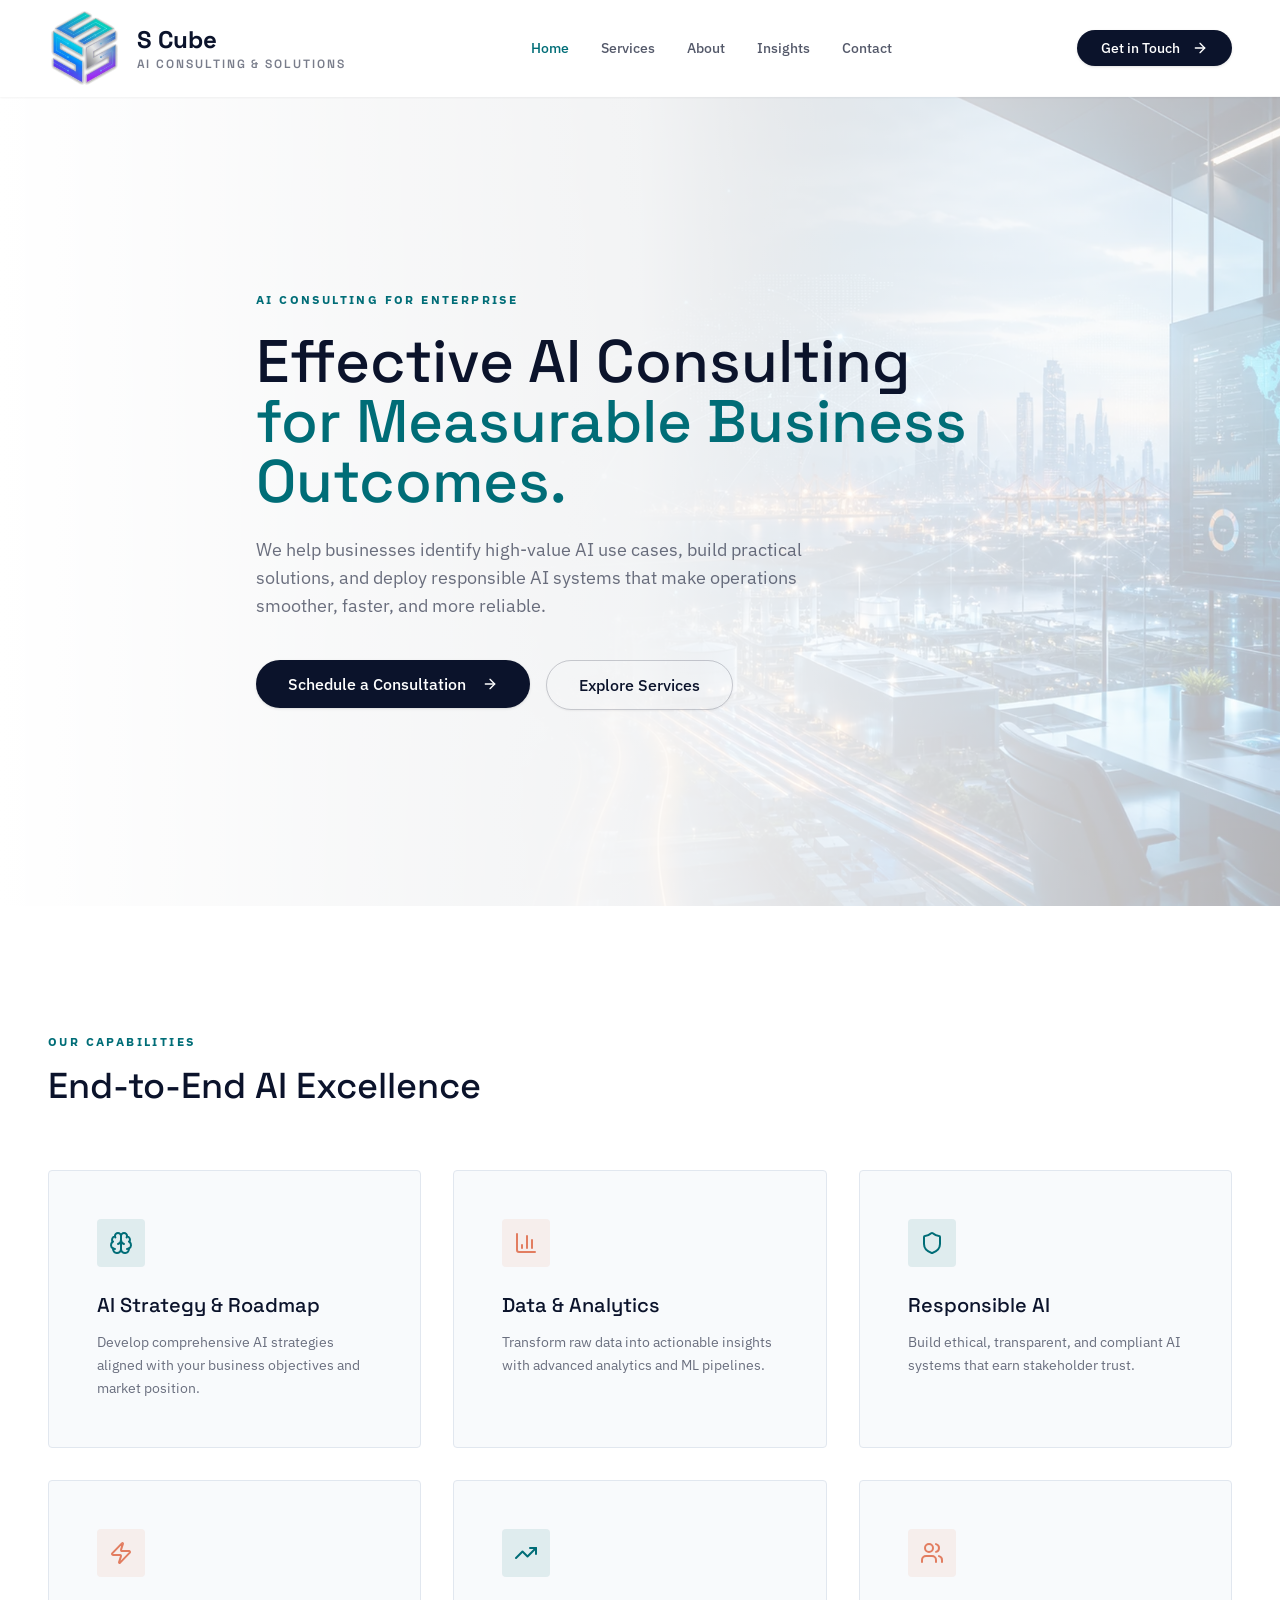
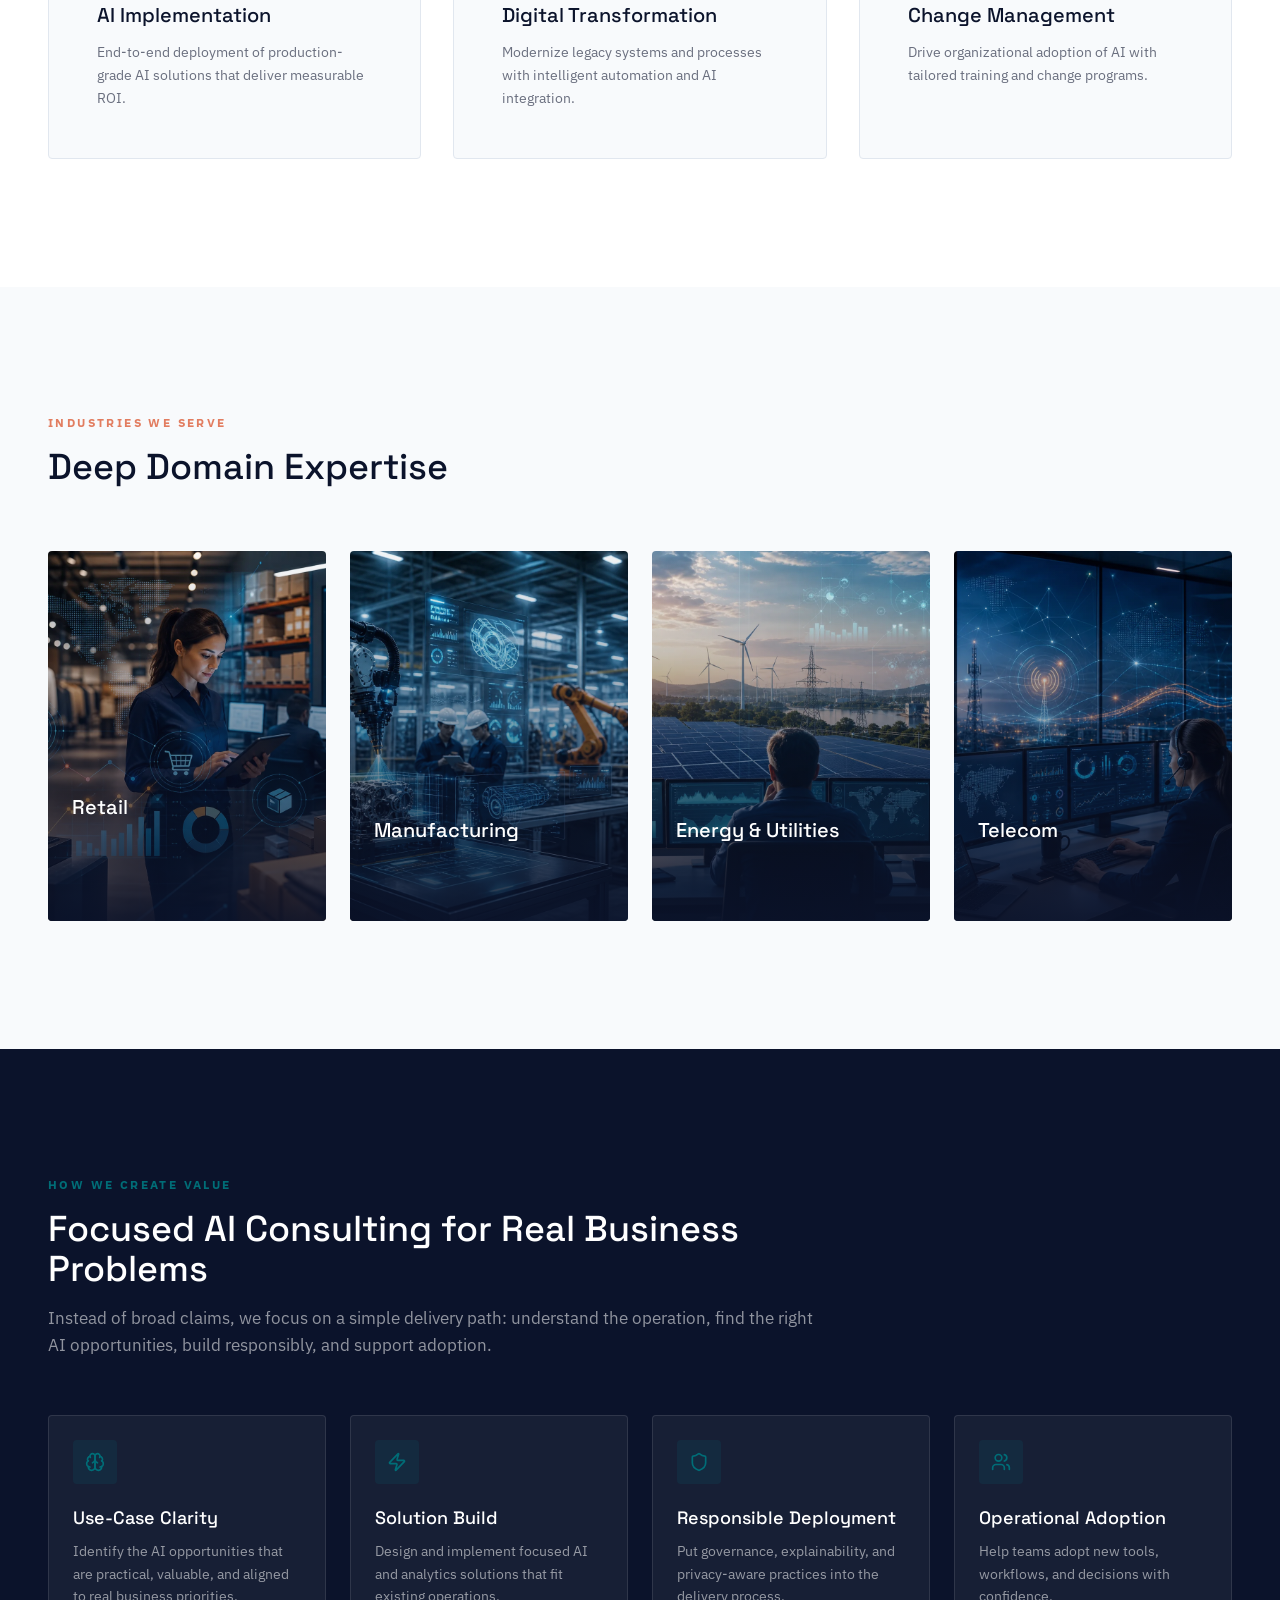
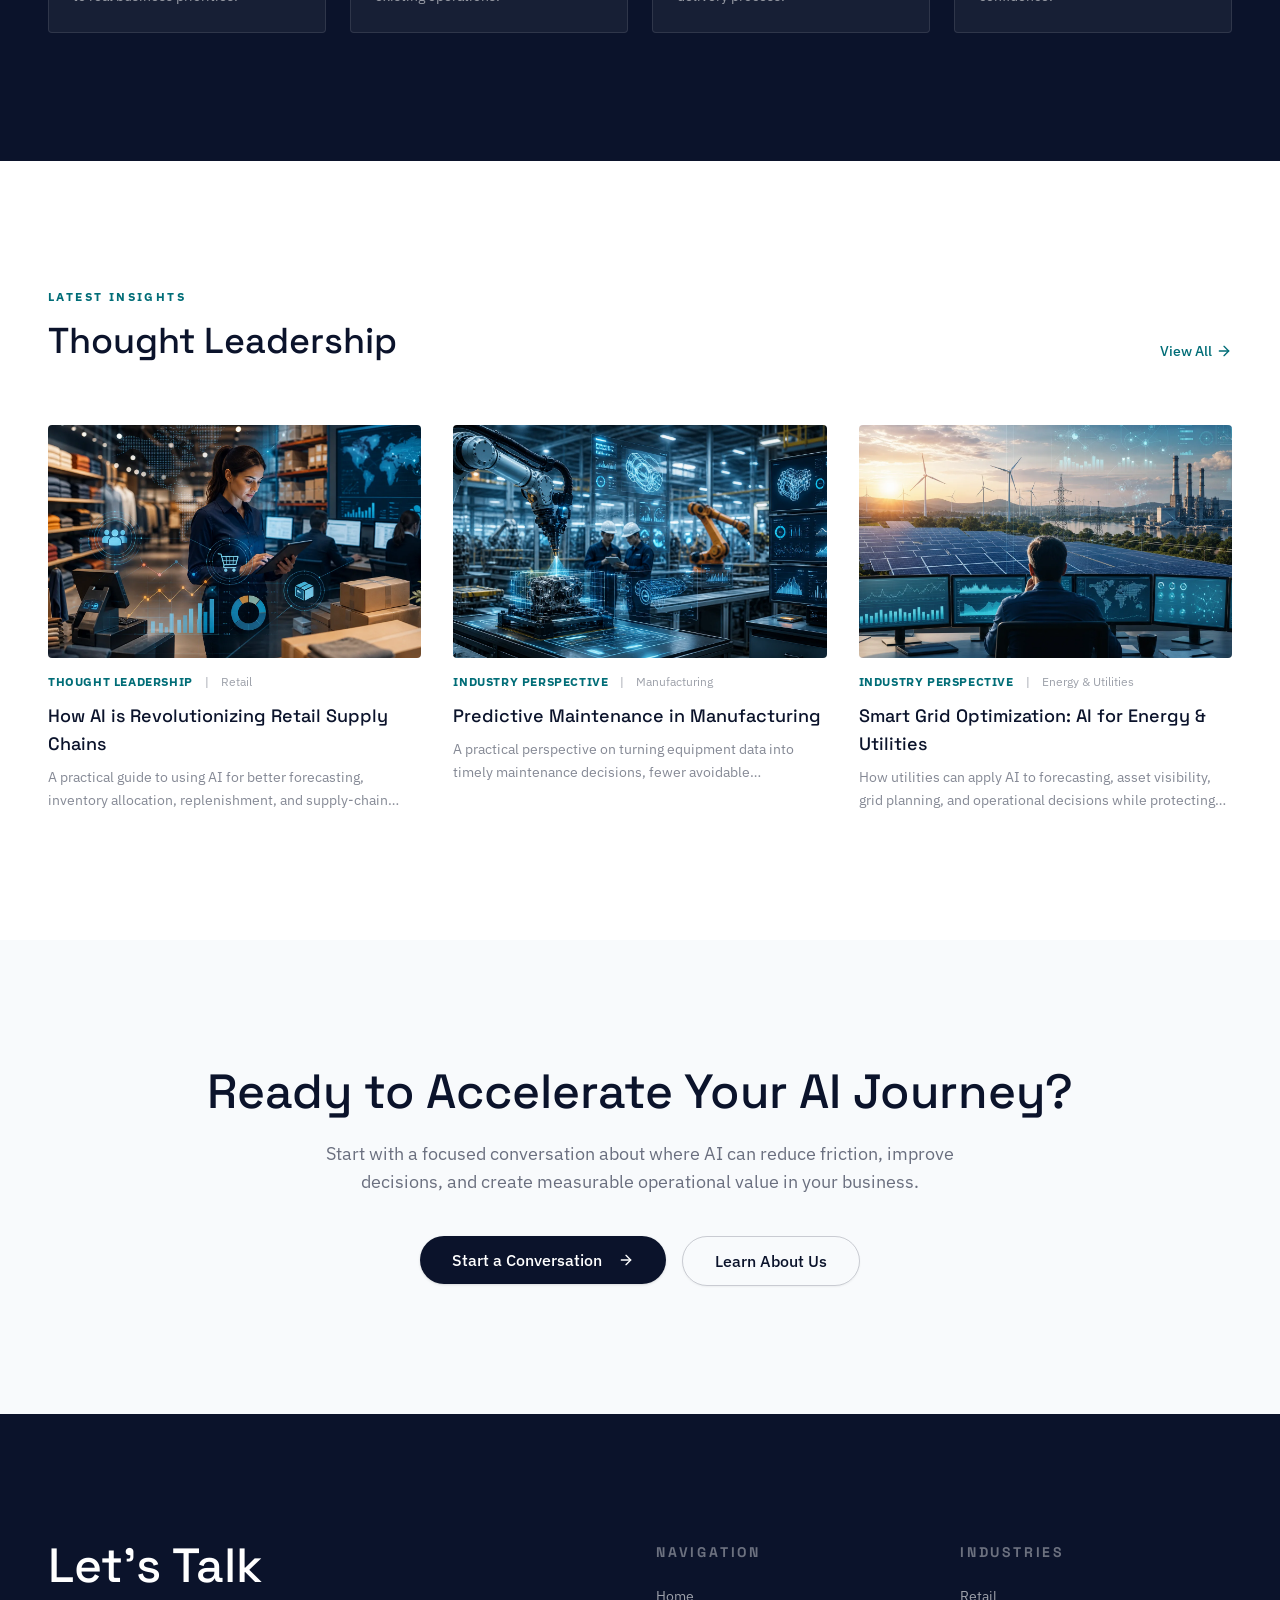
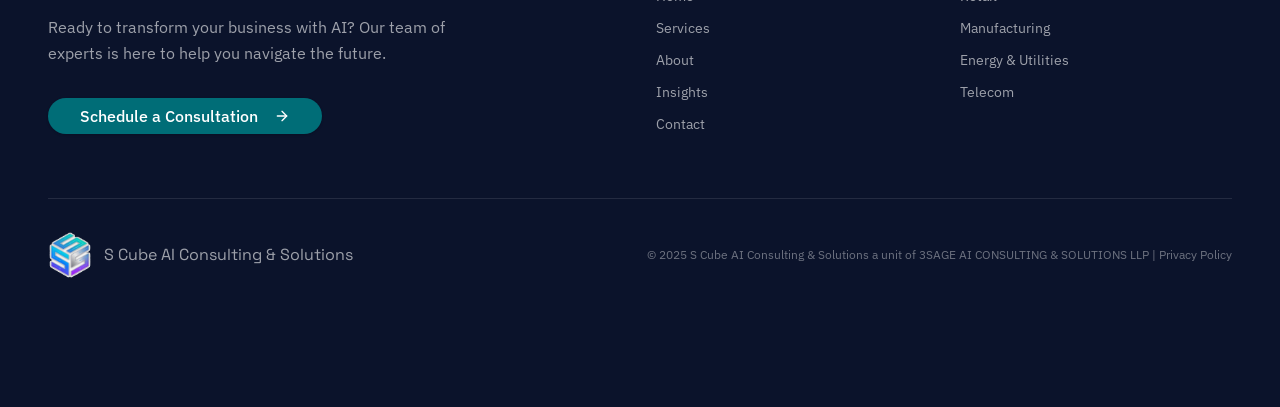
<file: index.html>
<!doctype html><html lang="en-IN"><head><meta charset="utf-8"/><meta name="viewport" content="width=device-width,initial-scale=1"/><meta name="theme-color" content="#0B132B"/><link rel="preconnect" href="https://fonts.googleapis.com"/><link rel="preconnect" href="https://fonts.gstatic.com" crossorigin/><script src="/site-config.js"></script><script defer="defer" src="/static/js/main.8f564131.js"></script><link href="/static/css/main.820b9e00.css" rel="stylesheet">    <title>Effective AI Consulting in India | S Cube AI</title>
    <meta name="description" content="S Cube AI Consulting &amp; Solutions helps businesses identify AI use cases, build practical solutions, and deploy responsible AI systems." />
    <meta name="robots" content="index,follow" />
    <link rel="canonical" href="https://scubeaiconsulting.in/" />
    <meta property="og:site_name" content="S Cube AI Consulting &amp; Solutions" />
    <meta property="og:title" content="Effective AI Consulting in India | S Cube AI" />
    <meta property="og:description" content="S Cube AI Consulting &amp; Solutions helps businesses identify AI use cases, build practical solutions, and deploy responsible AI systems." />
    <meta property="og:type" content="website" />
    <meta property="og:url" content="https://scubeaiconsulting.in/" />
    <meta property="og:image" content="https://scubeaiconsulting.in/images/ai-consulting-hero.webp" />
    <meta name="twitter:card" content="summary_large_image" />
    <meta name="twitter:title" content="Effective AI Consulting in India | S Cube AI" />
    <meta name="twitter:description" content="S Cube AI Consulting &amp; Solutions helps businesses identify AI use cases, build practical solutions, and deploy responsible AI systems." />
    <meta name="twitter:image" content="https://scubeaiconsulting.in/images/ai-consulting-hero.webp" />
    <script type="application/ld+json" id="seo-schema">[{"@context":"https://schema.org","@type":"Organization","name":"S Cube AI Consulting & Solutions","legalName":"3SAGE AI CONSULTING & SOLUTIONS LLP","url":"https://scubeaiconsulting.in","logo":"https://scubeaiconsulting.in/scube-logo.png","email":"contact@scubeaiconsulting.in","telephone":"+91-7003260866","description":"S Cube AI Consulting & Solutions helps businesses identify AI use cases, build practical solutions, and deploy responsible AI systems.","address":{"@type":"PostalAddress","streetAddress":"17, Pratapaditya Place","addressLocality":"Kolkata","postalCode":"700026","addressRegion":"West Bengal","addressCountry":"IN"},"areaServed":["India","Global"]},{"@context":"https://schema.org","@type":"ProfessionalService","name":"S Cube AI Consulting & Solutions","url":"https://scubeaiconsulting.in","image":"https://scubeaiconsulting.in/images/ai-consulting-hero.webp","email":"contact@scubeaiconsulting.in","telephone":"+91-7003260866","priceRange":"$$","address":{"@type":"PostalAddress","streetAddress":"17, Pratapaditya Place","addressLocality":"Kolkata","postalCode":"700026","addressRegion":"West Bengal","addressCountry":"IN"},"areaServed":["India","Global"],"serviceType":["AI strategy consulting","AI solution development","Responsible AI consulting","Data analytics consulting","AI automation consulting"]},{"@context":"https://schema.org","@type":"WebSite","name":"S Cube AI Consulting & Solutions","url":"https://scubeaiconsulting.in","publisher":{"@type":"Organization","name":"S Cube AI Consulting & Solutions"}}]</script>
  </head><body><noscript>You need to enable JavaScript to run this app.</noscript><div id="root"></div></body></html>
</file>
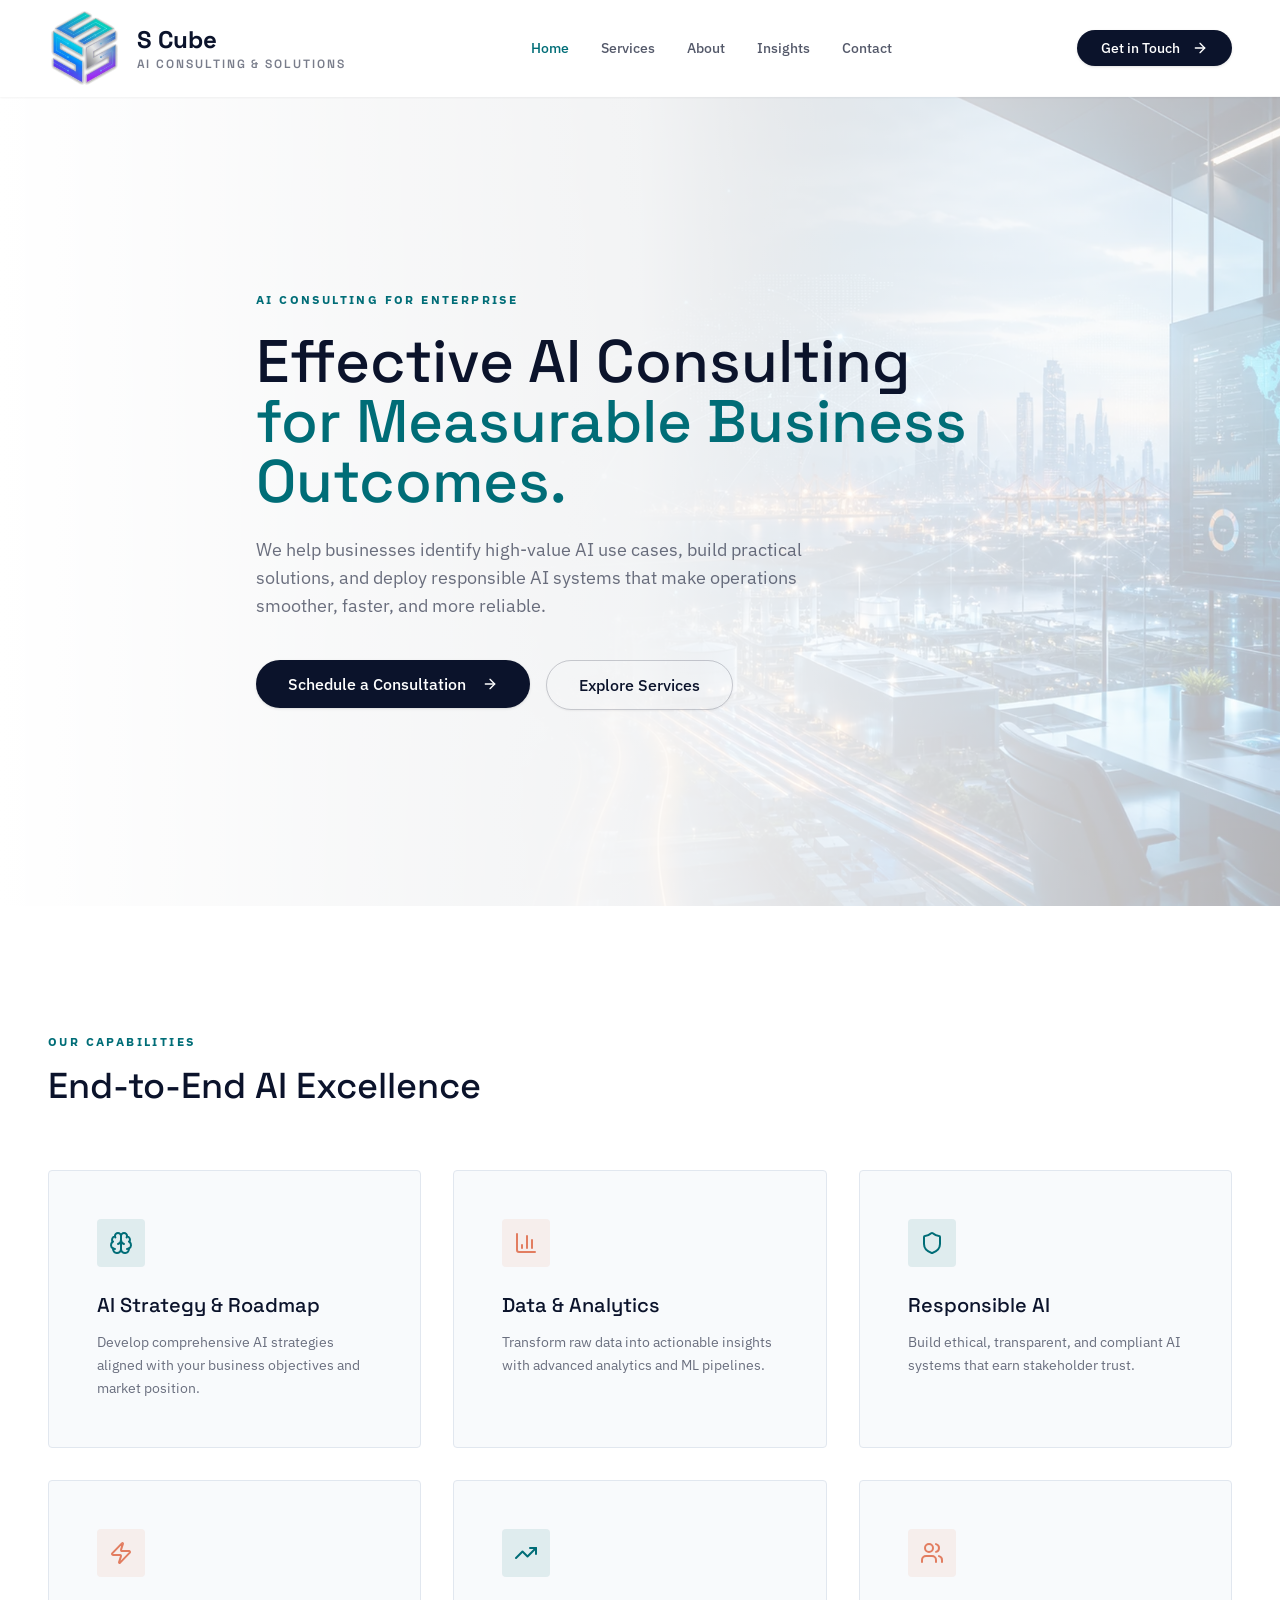
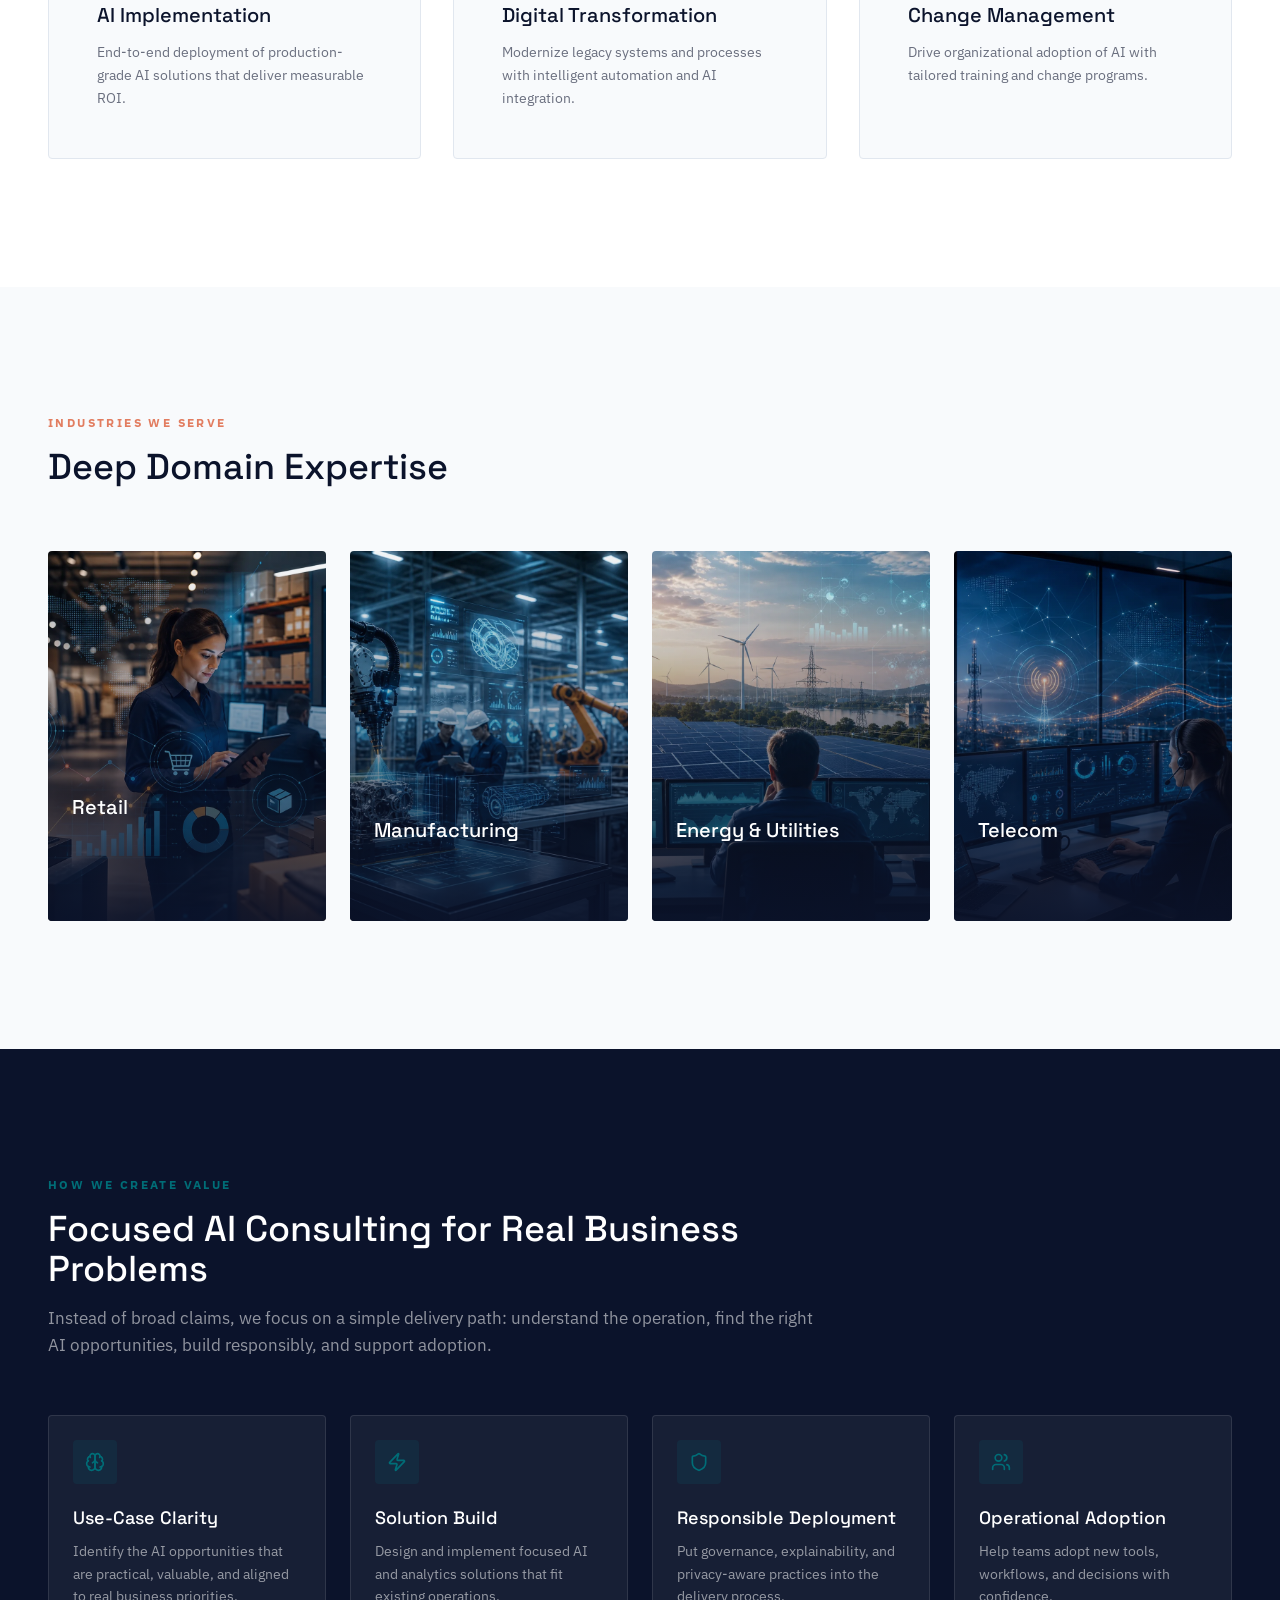
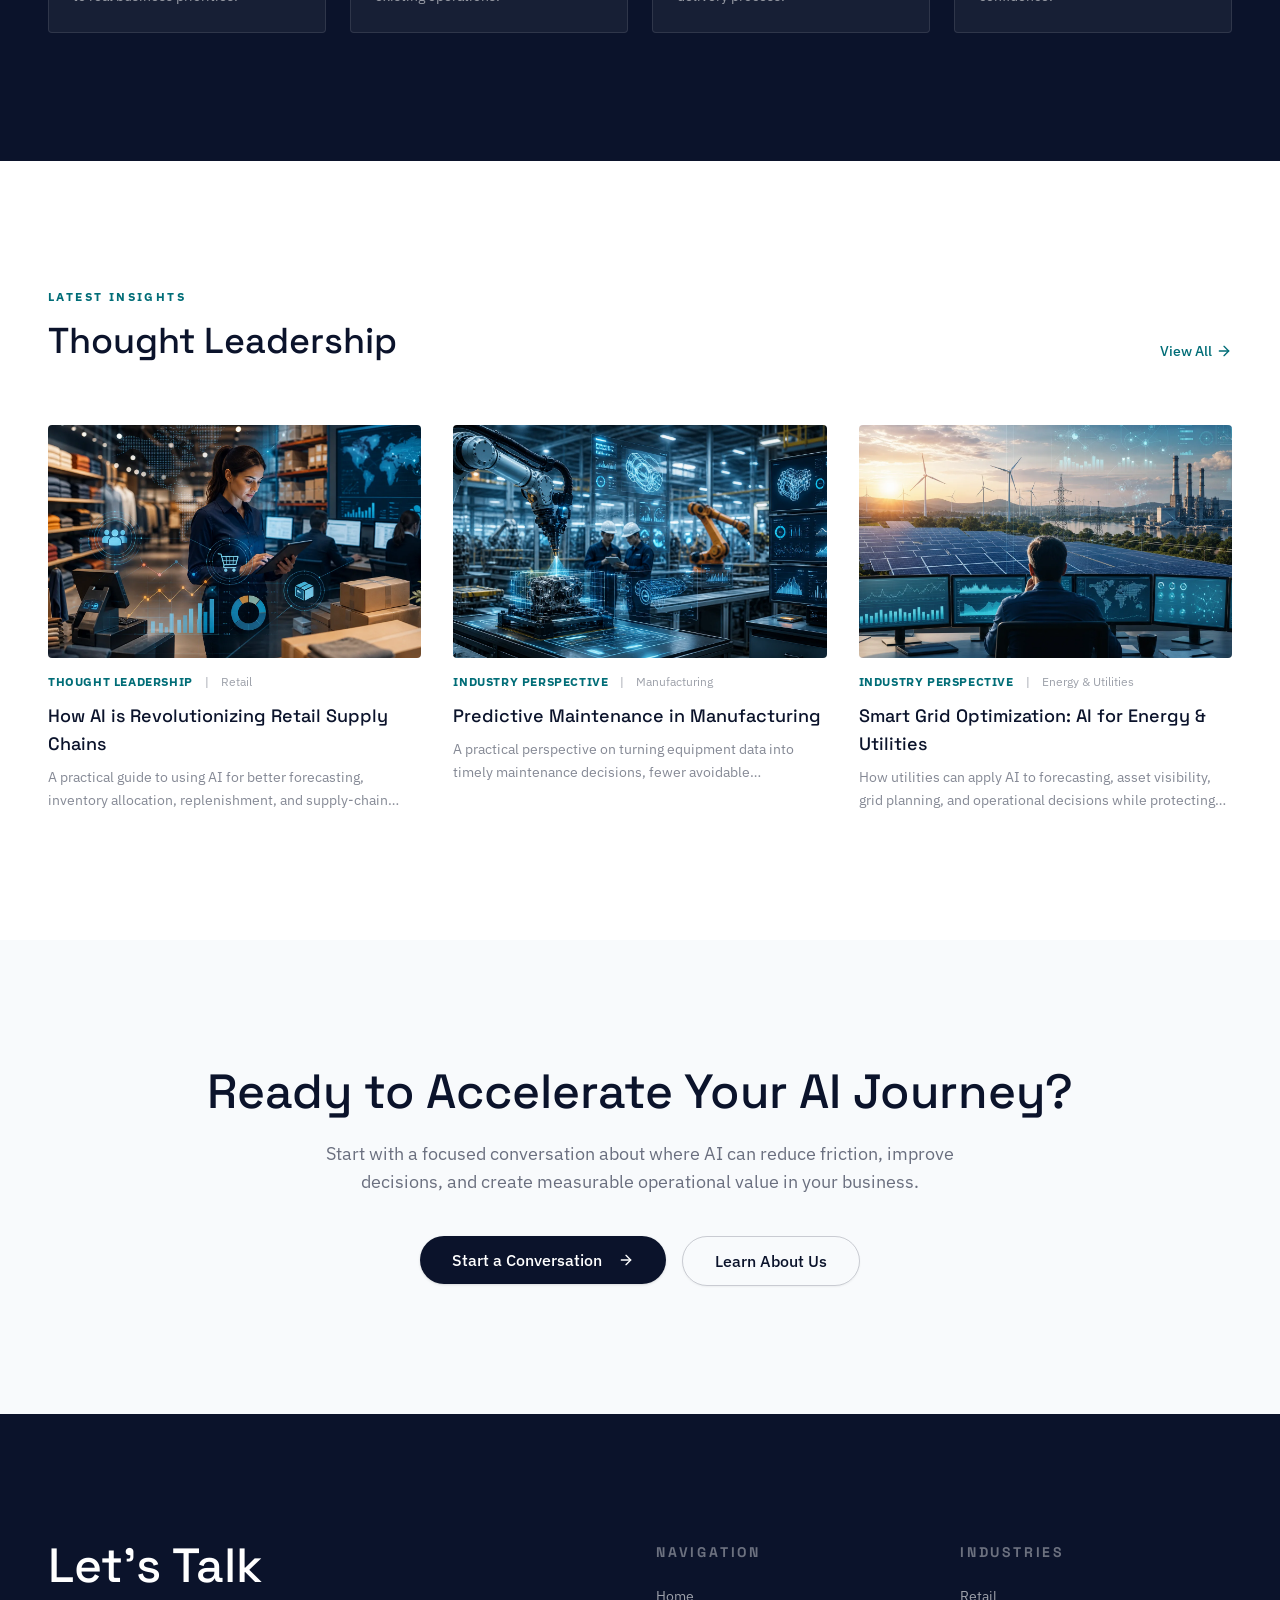
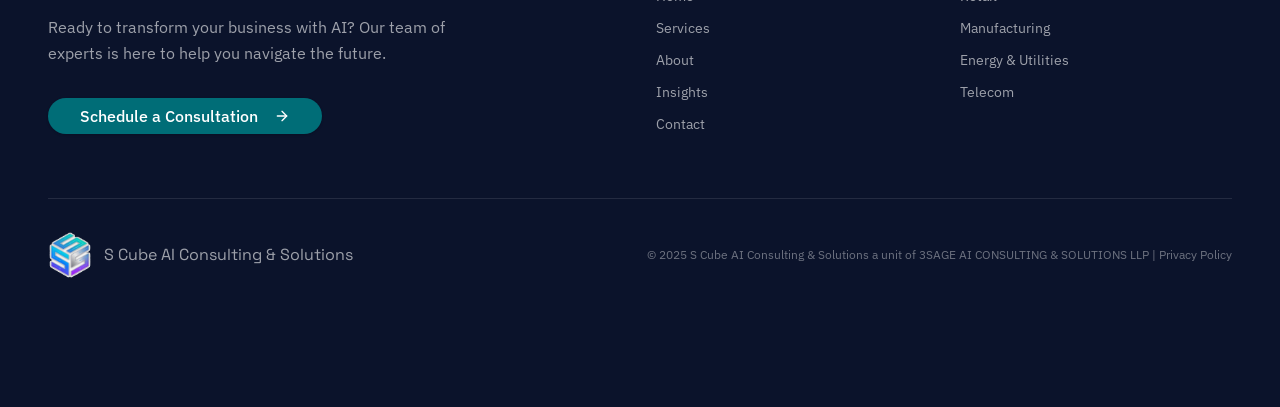
<file: about/index.html>
<!doctype html><html lang="en-IN"><head><meta charset="utf-8"/><meta name="viewport" content="width=device-width,initial-scale=1"/><meta name="theme-color" content="#0B132B"/><link rel="preconnect" href="https://fonts.googleapis.com"/><link rel="preconnect" href="https://fonts.gstatic.com" crossorigin/><script src="/site-config.js"></script><script defer="defer" src="/static/js/main.8f564131.js"></script><link href="/static/css/main.820b9e00.css" rel="stylesheet">    <title>About S Cube AI Consulting &amp; Solutions</title>
    <meta name="description" content="Learn about S Cube AI Consulting &amp; Solutions, an India-based AI consulting firm helping organizations move from use-case clarity to responsible deployment." />
    <meta name="robots" content="index,follow" />
    <link rel="canonical" href="https://scubeaiconsulting.in/about/" />
    <meta property="og:site_name" content="S Cube AI Consulting &amp; Solutions" />
    <meta property="og:title" content="About S Cube AI Consulting &amp; Solutions" />
    <meta property="og:description" content="Learn about S Cube AI Consulting &amp; Solutions, an India-based AI consulting firm helping organizations move from use-case clarity to responsible deployment." />
    <meta property="og:type" content="website" />
    <meta property="og:url" content="https://scubeaiconsulting.in/about/" />
    <meta property="og:image" content="https://scubeaiconsulting.in/images/about-ai-team.webp" />
    <meta name="twitter:card" content="summary_large_image" />
    <meta name="twitter:title" content="About S Cube AI Consulting &amp; Solutions" />
    <meta name="twitter:description" content="Learn about S Cube AI Consulting &amp; Solutions, an India-based AI consulting firm helping organizations move from use-case clarity to responsible deployment." />
    <meta name="twitter:image" content="https://scubeaiconsulting.in/images/about-ai-team.webp" />
    <script type="application/ld+json" id="seo-schema">[{"@context":"https://schema.org","@type":"Organization","name":"S Cube AI Consulting & Solutions","legalName":"3SAGE AI CONSULTING & SOLUTIONS LLP","url":"https://scubeaiconsulting.in","logo":"https://scubeaiconsulting.in/scube-logo.png","email":"contact@scubeaiconsulting.in","telephone":"+91-7003260866","description":"S Cube AI Consulting & Solutions helps businesses identify AI use cases, build practical solutions, and deploy responsible AI systems.","address":{"@type":"PostalAddress","streetAddress":"17, Pratapaditya Place","addressLocality":"Kolkata","postalCode":"700026","addressRegion":"West Bengal","addressCountry":"IN"},"areaServed":["India","Global"]},{"@context":"https://schema.org","@type":"ProfessionalService","name":"S Cube AI Consulting & Solutions","url":"https://scubeaiconsulting.in","image":"https://scubeaiconsulting.in/images/ai-consulting-hero.webp","email":"contact@scubeaiconsulting.in","telephone":"+91-7003260866","priceRange":"$$","address":{"@type":"PostalAddress","streetAddress":"17, Pratapaditya Place","addressLocality":"Kolkata","postalCode":"700026","addressRegion":"West Bengal","addressCountry":"IN"},"areaServed":["India","Global"],"serviceType":["AI strategy consulting","AI solution development","Responsible AI consulting","Data analytics consulting","AI automation consulting"]},{"@context":"https://schema.org","@type":"WebSite","name":"S Cube AI Consulting & Solutions","url":"https://scubeaiconsulting.in","publisher":{"@type":"Organization","name":"S Cube AI Consulting & Solutions"}},{"@context":"https://schema.org","@type":"BreadcrumbList","itemListElement":[{"@type":"ListItem","position":1,"name":"Home","item":"https://scubeaiconsulting.in"},{"@type":"ListItem","position":2,"name":"About S Cube AI Consulting & Solutions","item":"https://scubeaiconsulting.in/about/"}]}]</script>
  </head><body><noscript>You need to enable JavaScript to run this app.</noscript><div id="root"></div></body></html>
</file>
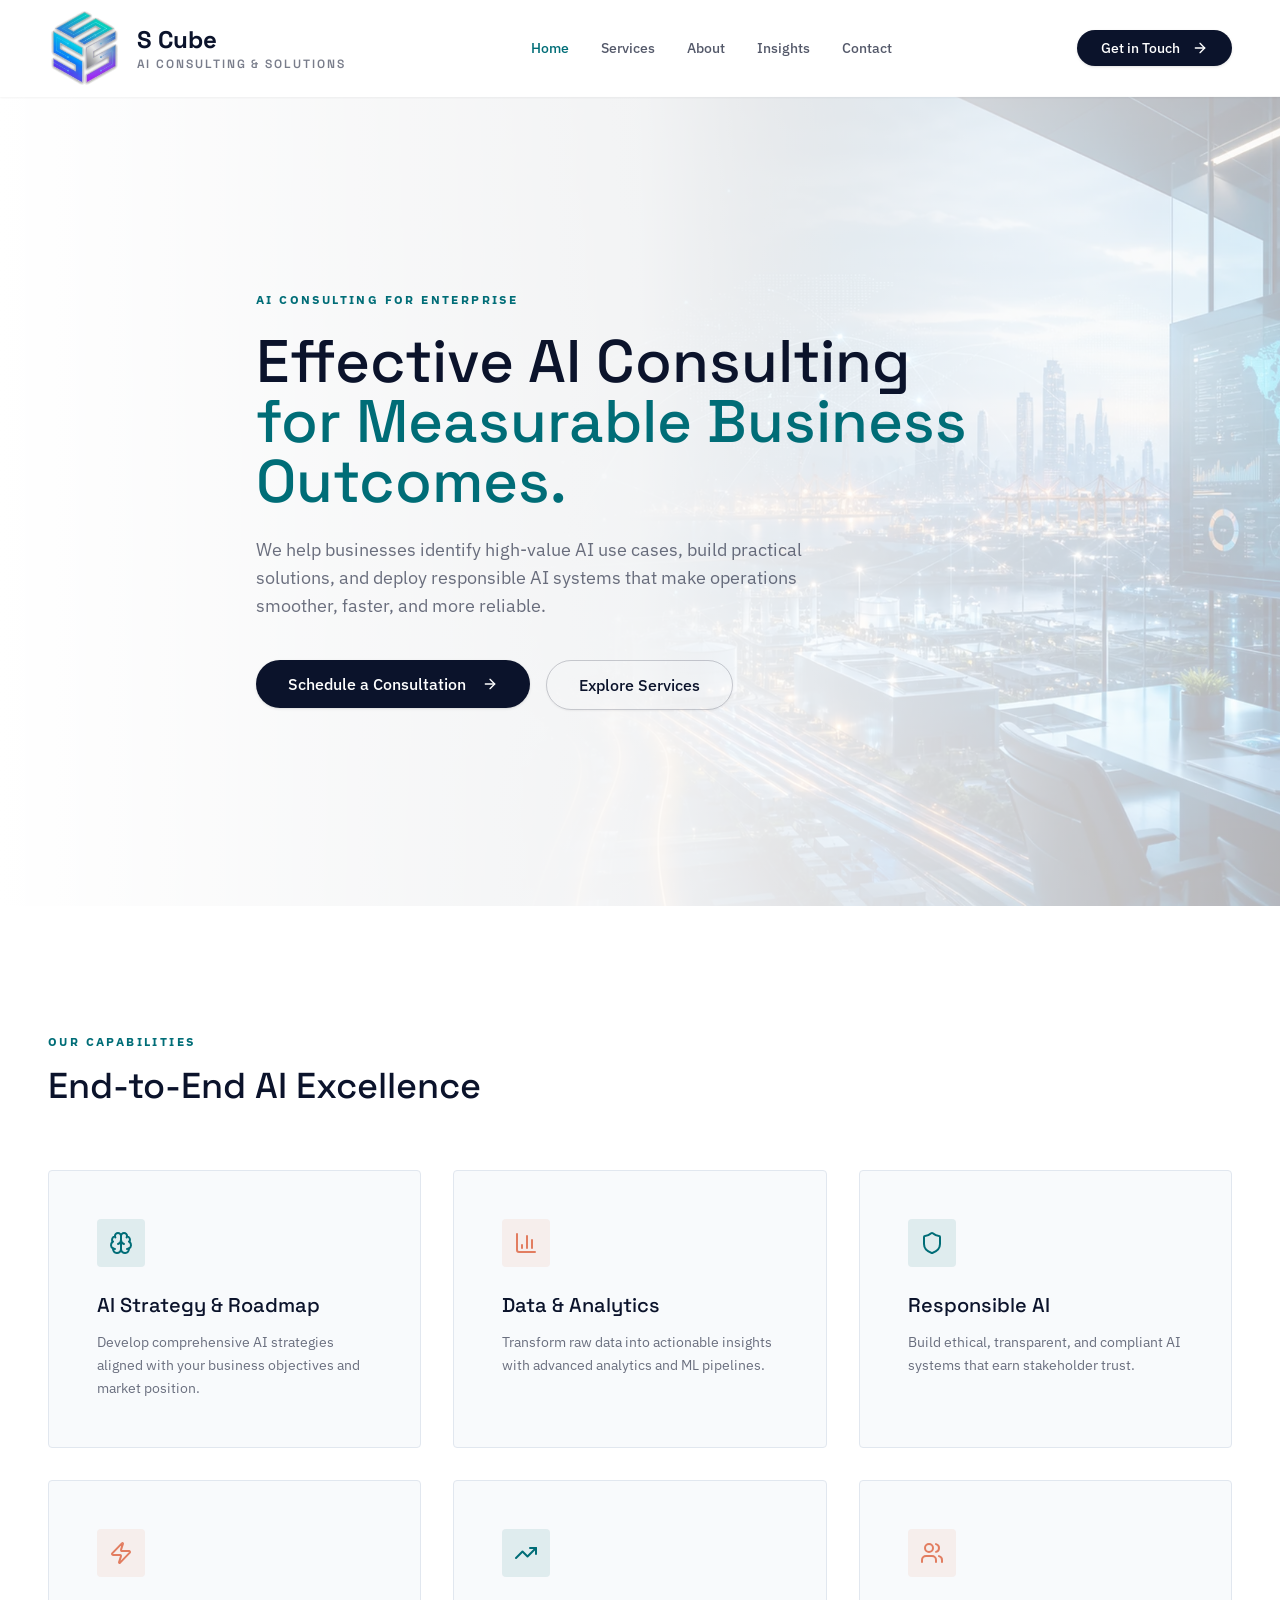
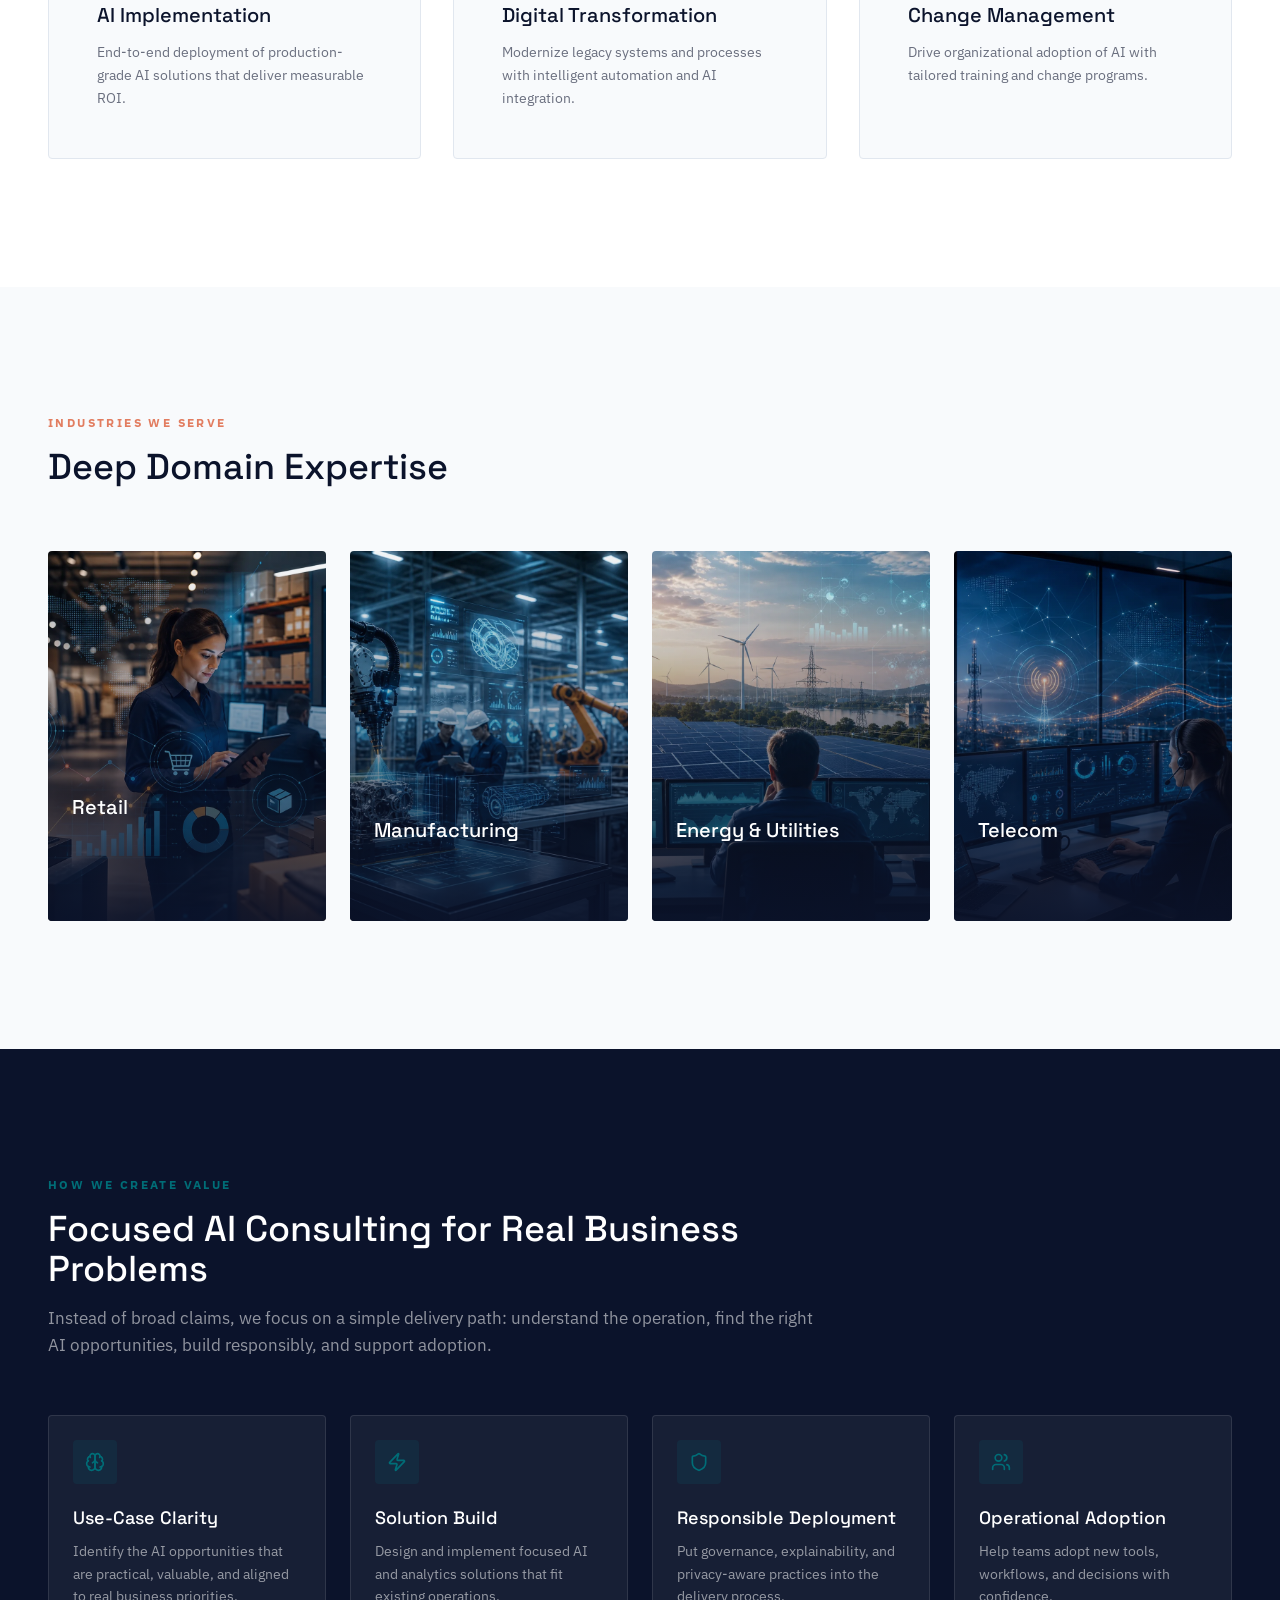
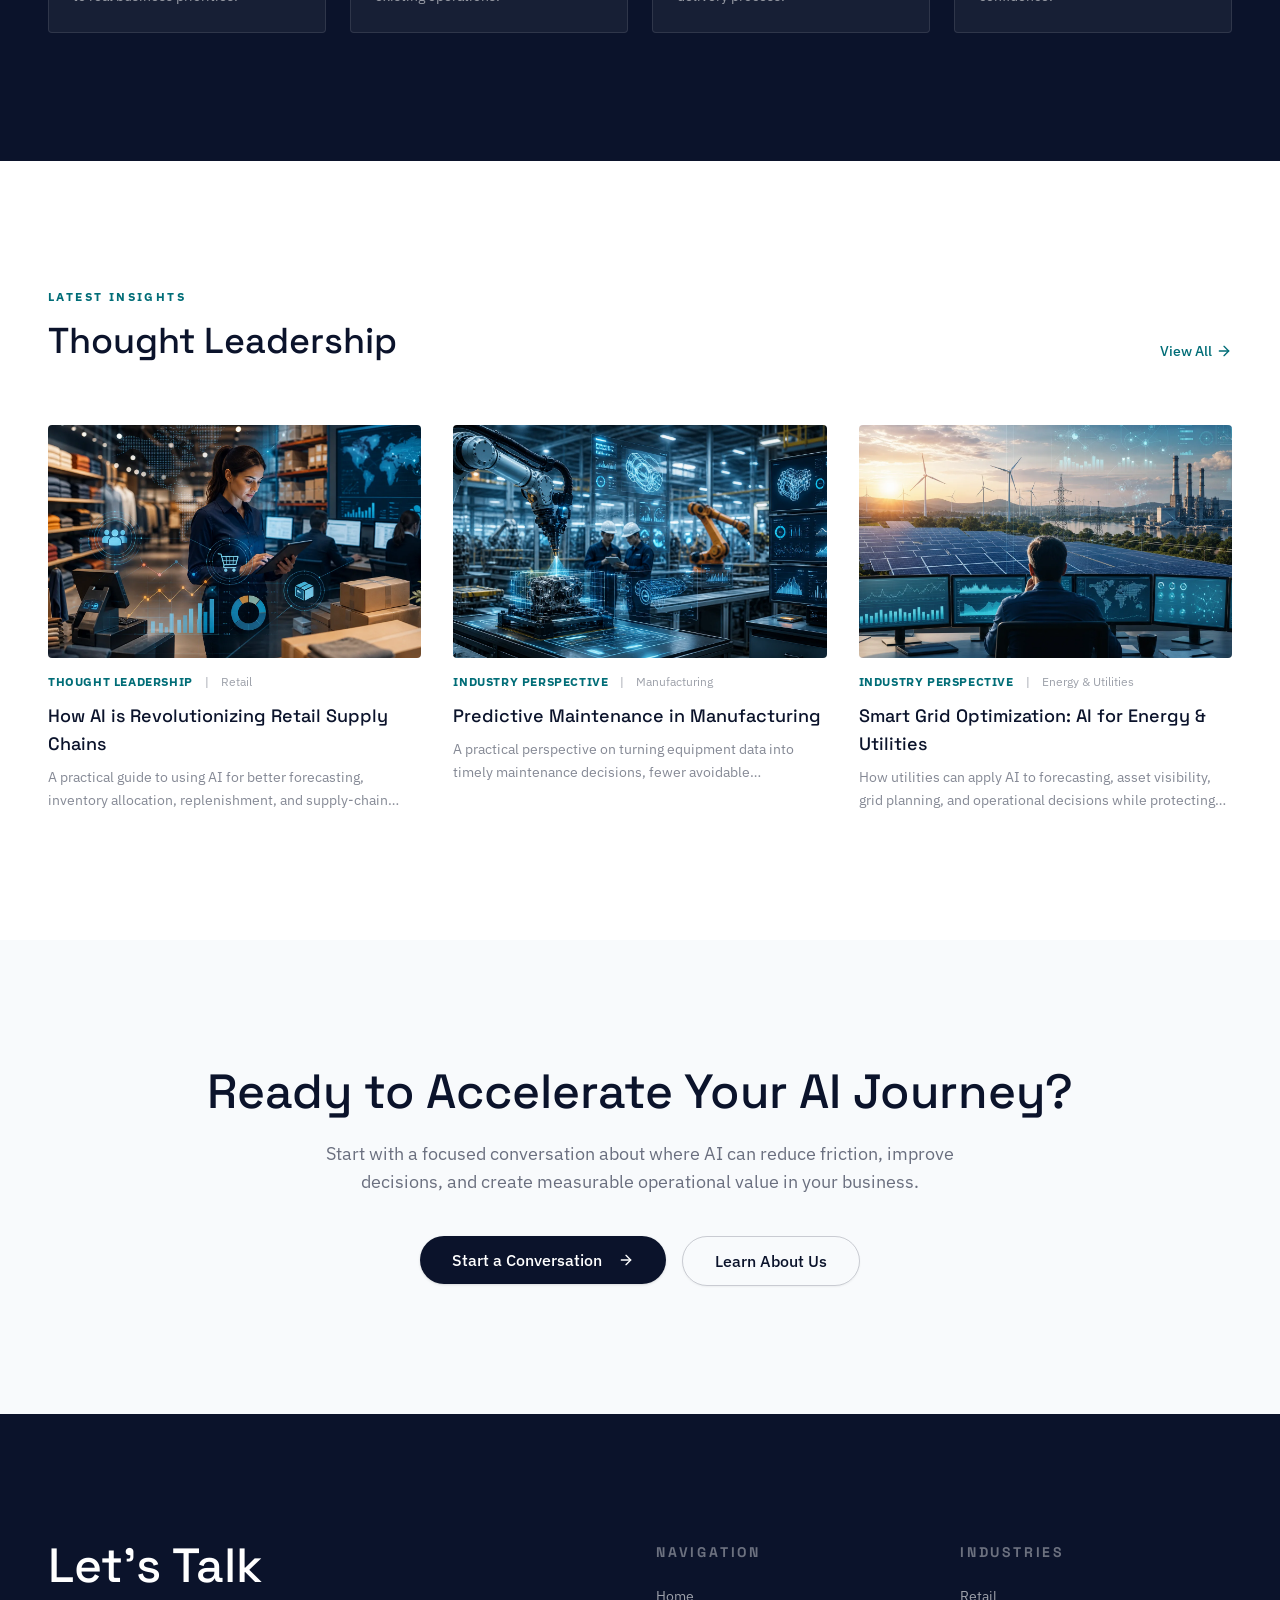
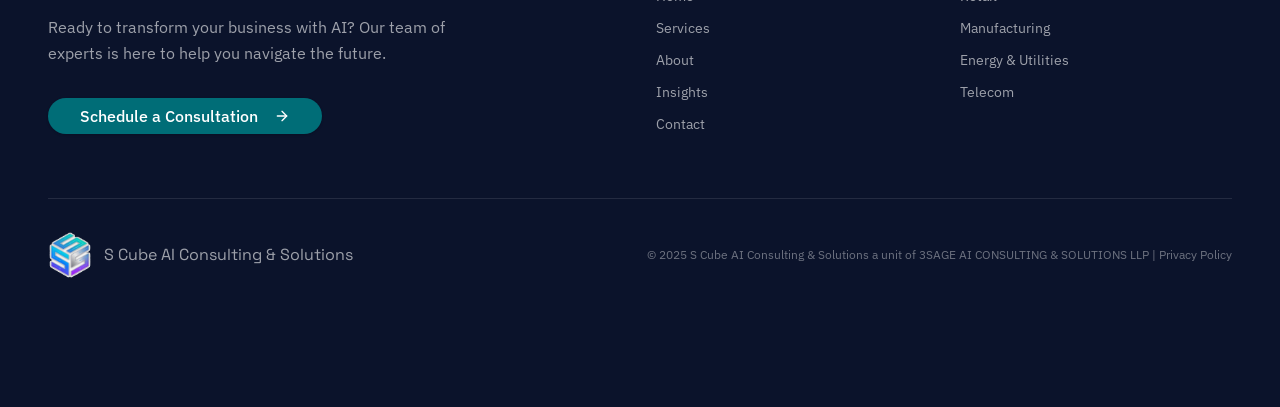
<file: contact/index.html>
<!doctype html><html lang="en-IN"><head><meta charset="utf-8"/><meta name="viewport" content="width=device-width,initial-scale=1"/><meta name="theme-color" content="#0B132B"/><link rel="preconnect" href="https://fonts.googleapis.com"/><link rel="preconnect" href="https://fonts.gstatic.com" crossorigin/><script src="/site-config.js"></script><script defer="defer" src="/static/js/main.8f564131.js"></script><link href="/static/css/main.820b9e00.css" rel="stylesheet">    <title>Contact S Cube AI Consulting &amp; Solutions</title>
    <meta name="description" content="Contact S Cube AI Consulting &amp; Solutions for AI strategy, implementation, responsible AI, analytics, and automation consulting support." />
    <meta name="robots" content="index,follow" />
    <link rel="canonical" href="https://scubeaiconsulting.in/contact/" />
    <meta property="og:site_name" content="S Cube AI Consulting &amp; Solutions" />
    <meta property="og:title" content="Contact S Cube AI Consulting &amp; Solutions" />
    <meta property="og:description" content="Contact S Cube AI Consulting &amp; Solutions for AI strategy, implementation, responsible AI, analytics, and automation consulting support." />
    <meta property="og:type" content="website" />
    <meta property="og:url" content="https://scubeaiconsulting.in/contact/" />
    <meta property="og:image" content="https://scubeaiconsulting.in/images/about-ai-team.webp" />
    <meta name="twitter:card" content="summary_large_image" />
    <meta name="twitter:title" content="Contact S Cube AI Consulting &amp; Solutions" />
    <meta name="twitter:description" content="Contact S Cube AI Consulting &amp; Solutions for AI strategy, implementation, responsible AI, analytics, and automation consulting support." />
    <meta name="twitter:image" content="https://scubeaiconsulting.in/images/about-ai-team.webp" />
    <script type="application/ld+json" id="seo-schema">[{"@context":"https://schema.org","@type":"Organization","name":"S Cube AI Consulting & Solutions","legalName":"3SAGE AI CONSULTING & SOLUTIONS LLP","url":"https://scubeaiconsulting.in","logo":"https://scubeaiconsulting.in/scube-logo.png","email":"contact@scubeaiconsulting.in","telephone":"+91-7003260866","description":"S Cube AI Consulting & Solutions helps businesses identify AI use cases, build practical solutions, and deploy responsible AI systems.","address":{"@type":"PostalAddress","streetAddress":"17, Pratapaditya Place","addressLocality":"Kolkata","postalCode":"700026","addressRegion":"West Bengal","addressCountry":"IN"},"areaServed":["India","Global"]},{"@context":"https://schema.org","@type":"ProfessionalService","name":"S Cube AI Consulting & Solutions","url":"https://scubeaiconsulting.in","image":"https://scubeaiconsulting.in/images/ai-consulting-hero.webp","email":"contact@scubeaiconsulting.in","telephone":"+91-7003260866","priceRange":"$$","address":{"@type":"PostalAddress","streetAddress":"17, Pratapaditya Place","addressLocality":"Kolkata","postalCode":"700026","addressRegion":"West Bengal","addressCountry":"IN"},"areaServed":["India","Global"],"serviceType":["AI strategy consulting","AI solution development","Responsible AI consulting","Data analytics consulting","AI automation consulting"]},{"@context":"https://schema.org","@type":"WebSite","name":"S Cube AI Consulting & Solutions","url":"https://scubeaiconsulting.in","publisher":{"@type":"Organization","name":"S Cube AI Consulting & Solutions"}},{"@context":"https://schema.org","@type":"BreadcrumbList","itemListElement":[{"@type":"ListItem","position":1,"name":"Home","item":"https://scubeaiconsulting.in"},{"@type":"ListItem","position":2,"name":"Contact S Cube AI Consulting & Solutions","item":"https://scubeaiconsulting.in/contact/"}]}]</script>
  </head><body><noscript>You need to enable JavaScript to run this app.</noscript><div id="root"></div></body></html>
</file>
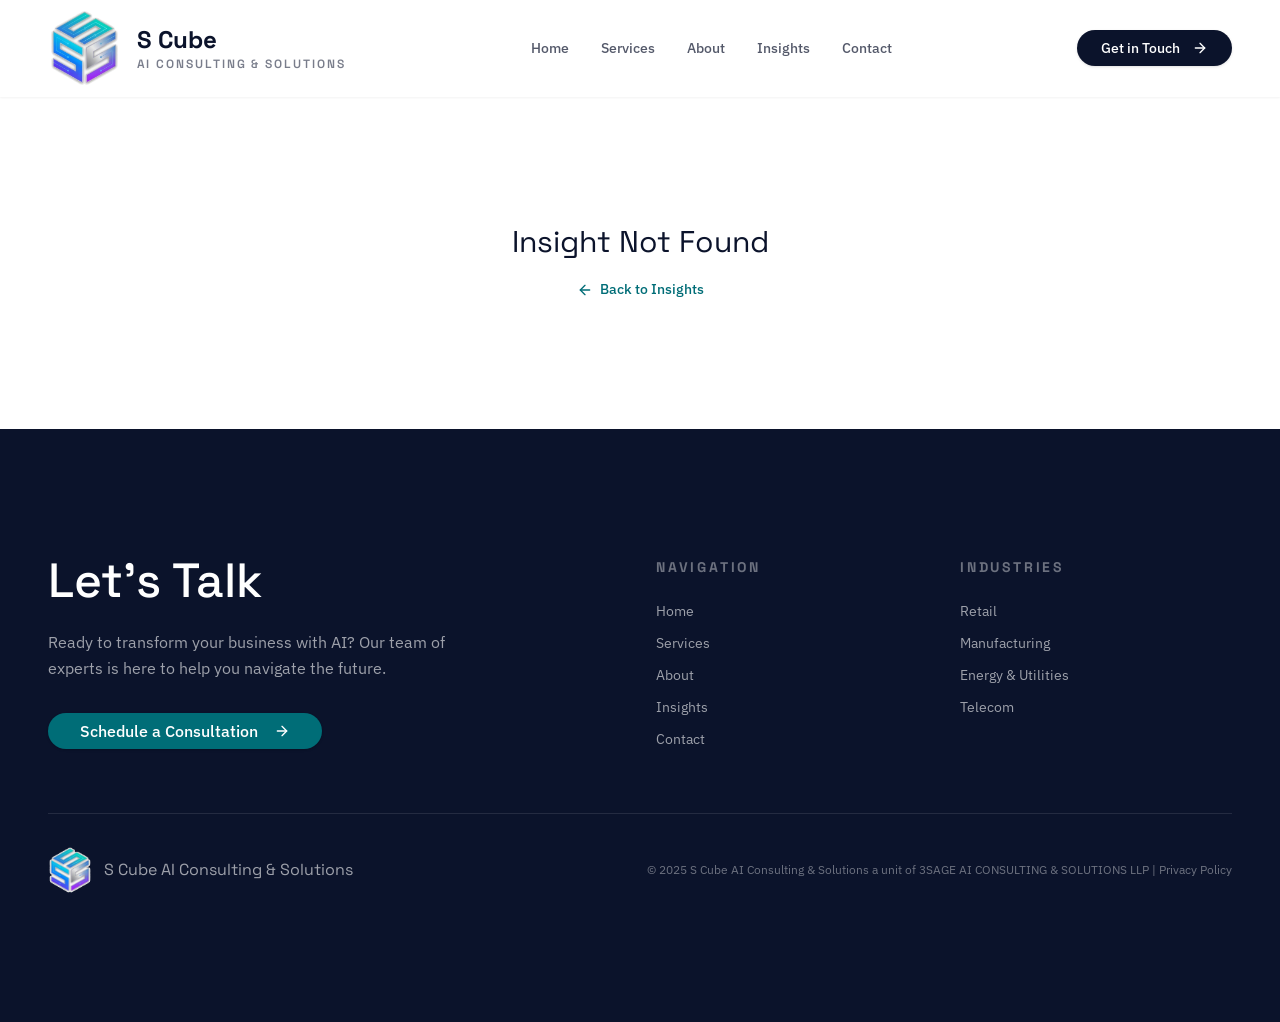
<file: insights/index.html>
<!doctype html><html lang="en-IN"><head><meta charset="utf-8"/><meta name="viewport" content="width=device-width,initial-scale=1"/><meta name="theme-color" content="#0B132B"/><link rel="preconnect" href="https://fonts.googleapis.com"/><link rel="preconnect" href="https://fonts.gstatic.com" crossorigin/><script src="/site-config.js"></script><script defer="defer" src="/static/js/main.8f564131.js"></script><link href="/static/css/main.820b9e00.css" rel="stylesheet">    <title>Executive AI Guides &amp; Insights | S Cube AI</title>
    <meta name="description" content="Read executive guides on practical AI adoption, responsible AI, enterprise AI ROI, retail supply chains, predictive maintenance, smart grids, and telecom AI." />
    <meta name="robots" content="index,follow" />
    <link rel="canonical" href="https://scubeaiconsulting.in/insights/" />
    <meta property="og:site_name" content="S Cube AI Consulting &amp; Solutions" />
    <meta property="og:title" content="Executive AI Guides &amp; Insights | S Cube AI" />
    <meta property="og:description" content="Read executive guides on practical AI adoption, responsible AI, enterprise AI ROI, retail supply chains, predictive maintenance, smart grids, and telecom AI." />
    <meta property="og:type" content="website" />
    <meta property="og:url" content="https://scubeaiconsulting.in/insights/" />
    <meta property="og:image" content="https://scubeaiconsulting.in/images/about-ai-team.webp" />
    <meta name="twitter:card" content="summary_large_image" />
    <meta name="twitter:title" content="Executive AI Guides &amp; Insights | S Cube AI" />
    <meta name="twitter:description" content="Read executive guides on practical AI adoption, responsible AI, enterprise AI ROI, retail supply chains, predictive maintenance, smart grids, and telecom AI." />
    <meta name="twitter:image" content="https://scubeaiconsulting.in/images/about-ai-team.webp" />
    <script type="application/ld+json" id="seo-schema">[{"@context":"https://schema.org","@type":"Organization","name":"S Cube AI Consulting & Solutions","legalName":"3SAGE AI CONSULTING & SOLUTIONS LLP","url":"https://scubeaiconsulting.in","logo":"https://scubeaiconsulting.in/scube-logo.png","email":"contact@scubeaiconsulting.in","telephone":"+91-7003260866","description":"S Cube AI Consulting & Solutions helps businesses identify AI use cases, build practical solutions, and deploy responsible AI systems.","address":{"@type":"PostalAddress","streetAddress":"17, Pratapaditya Place","addressLocality":"Kolkata","postalCode":"700026","addressRegion":"West Bengal","addressCountry":"IN"},"areaServed":["India","Global"]},{"@context":"https://schema.org","@type":"ProfessionalService","name":"S Cube AI Consulting & Solutions","url":"https://scubeaiconsulting.in","image":"https://scubeaiconsulting.in/images/ai-consulting-hero.webp","email":"contact@scubeaiconsulting.in","telephone":"+91-7003260866","priceRange":"$$","address":{"@type":"PostalAddress","streetAddress":"17, Pratapaditya Place","addressLocality":"Kolkata","postalCode":"700026","addressRegion":"West Bengal","addressCountry":"IN"},"areaServed":["India","Global"],"serviceType":["AI strategy consulting","AI solution development","Responsible AI consulting","Data analytics consulting","AI automation consulting"]},{"@context":"https://schema.org","@type":"WebSite","name":"S Cube AI Consulting & Solutions","url":"https://scubeaiconsulting.in","publisher":{"@type":"Organization","name":"S Cube AI Consulting & Solutions"}},{"@context":"https://schema.org","@type":"BreadcrumbList","itemListElement":[{"@type":"ListItem","position":1,"name":"Home","item":"https://scubeaiconsulting.in"},{"@type":"ListItem","position":2,"name":"Executive AI Guides & Insights","item":"https://scubeaiconsulting.in/insights/"}]}]</script>
  </head><body><noscript>You need to enable JavaScript to run this app.</noscript><div id="root"></div></body></html>
</file>
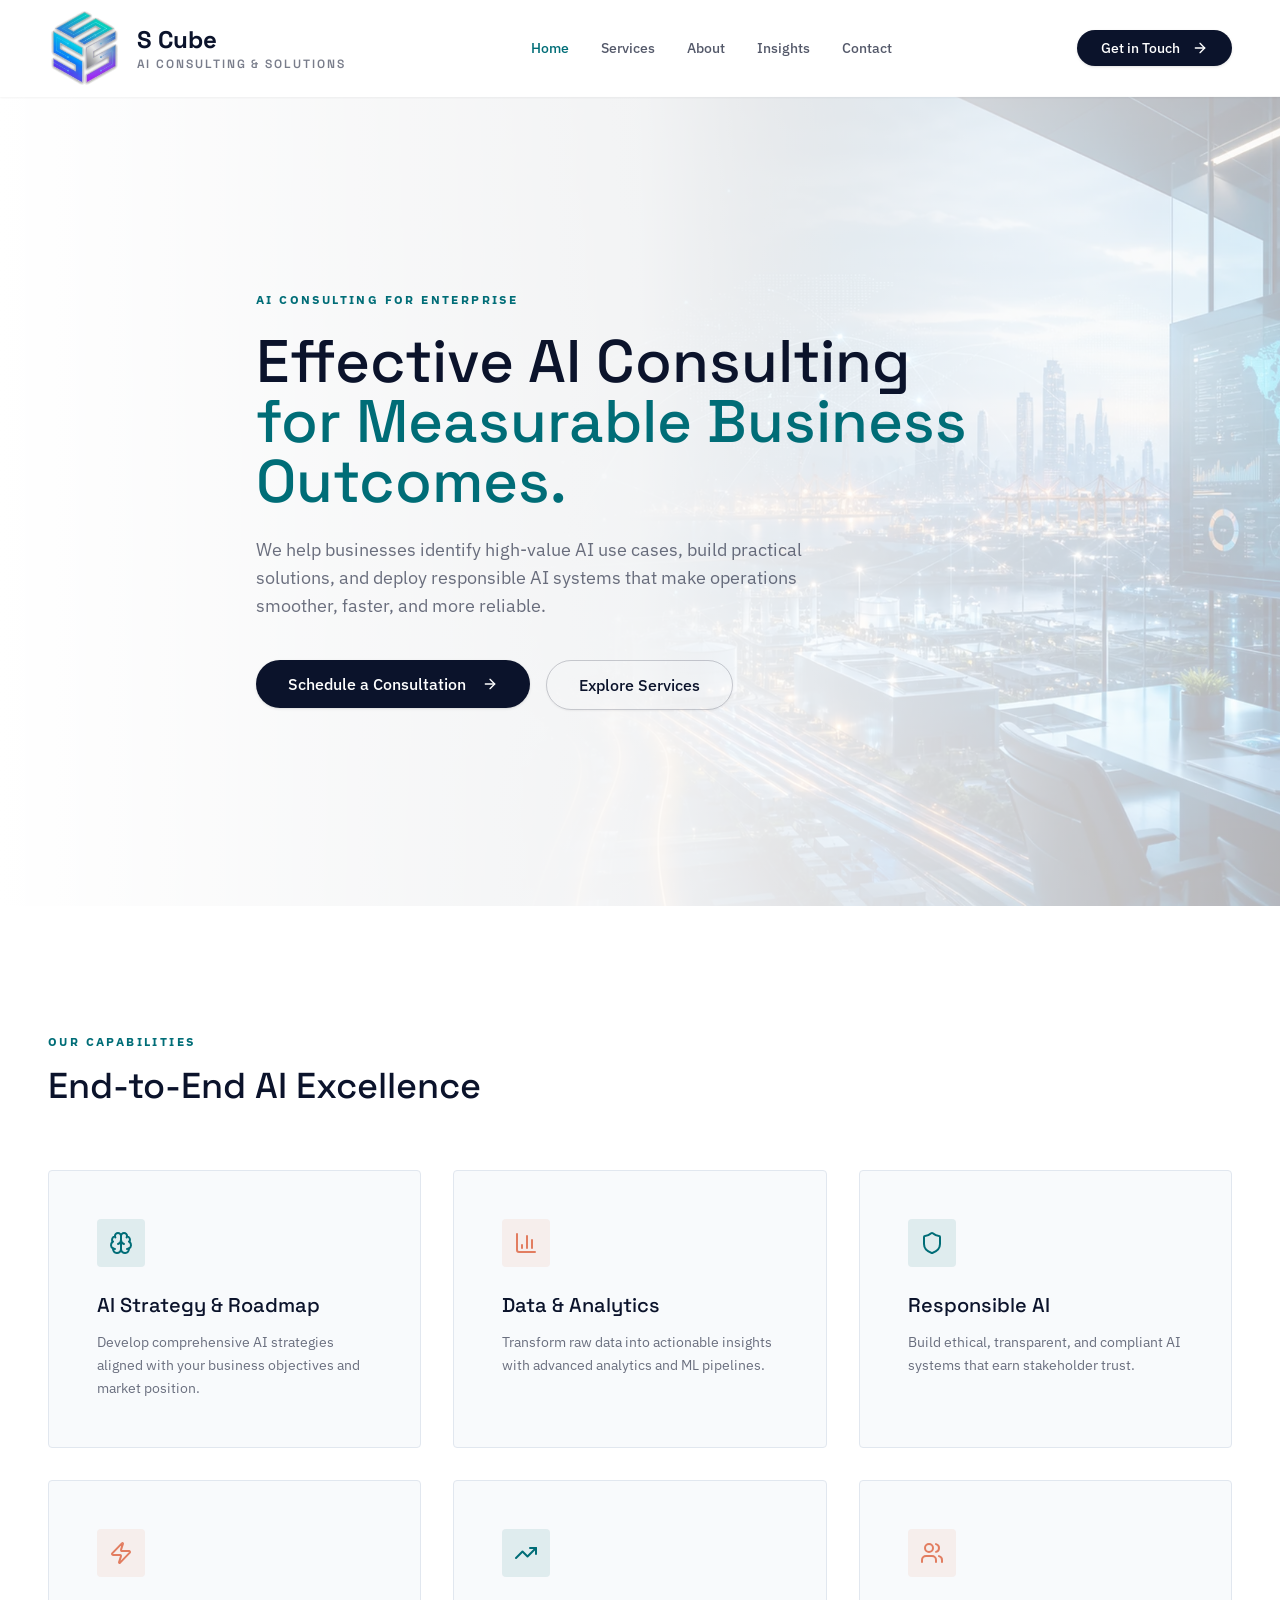
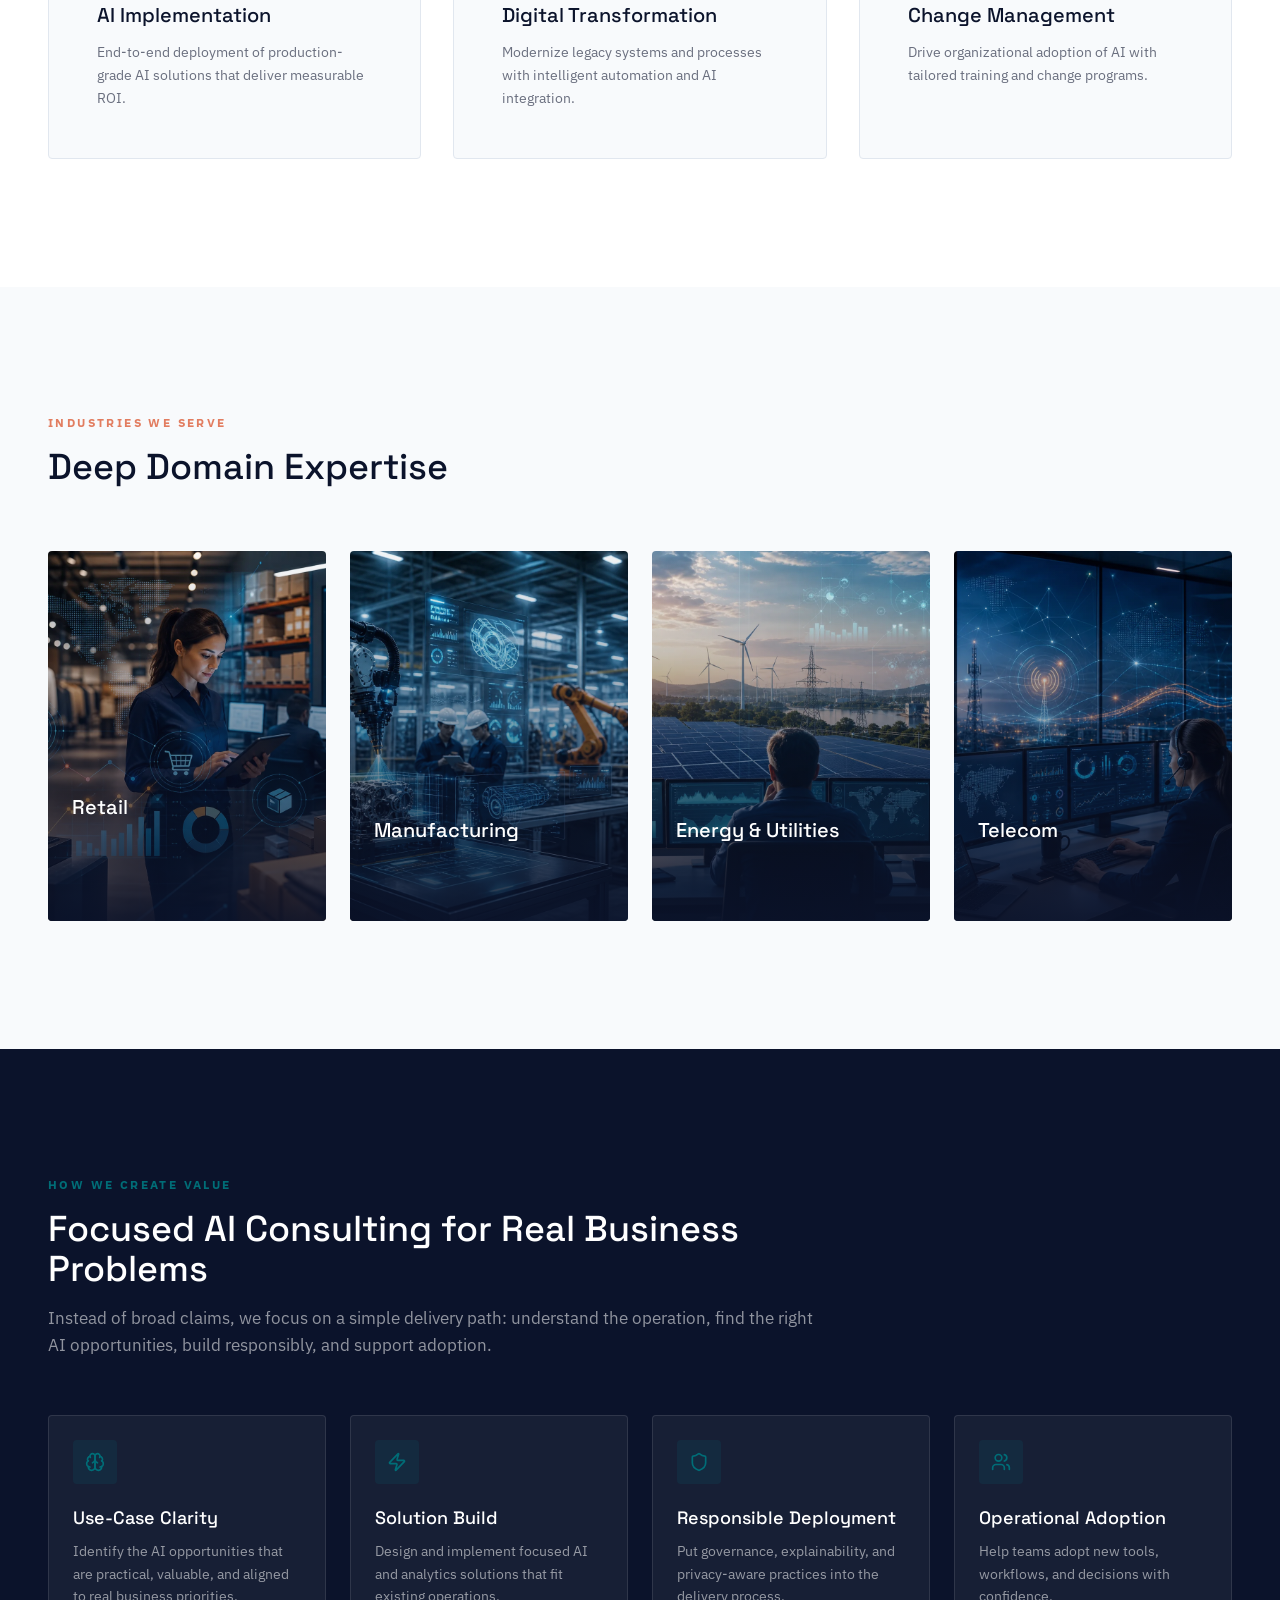
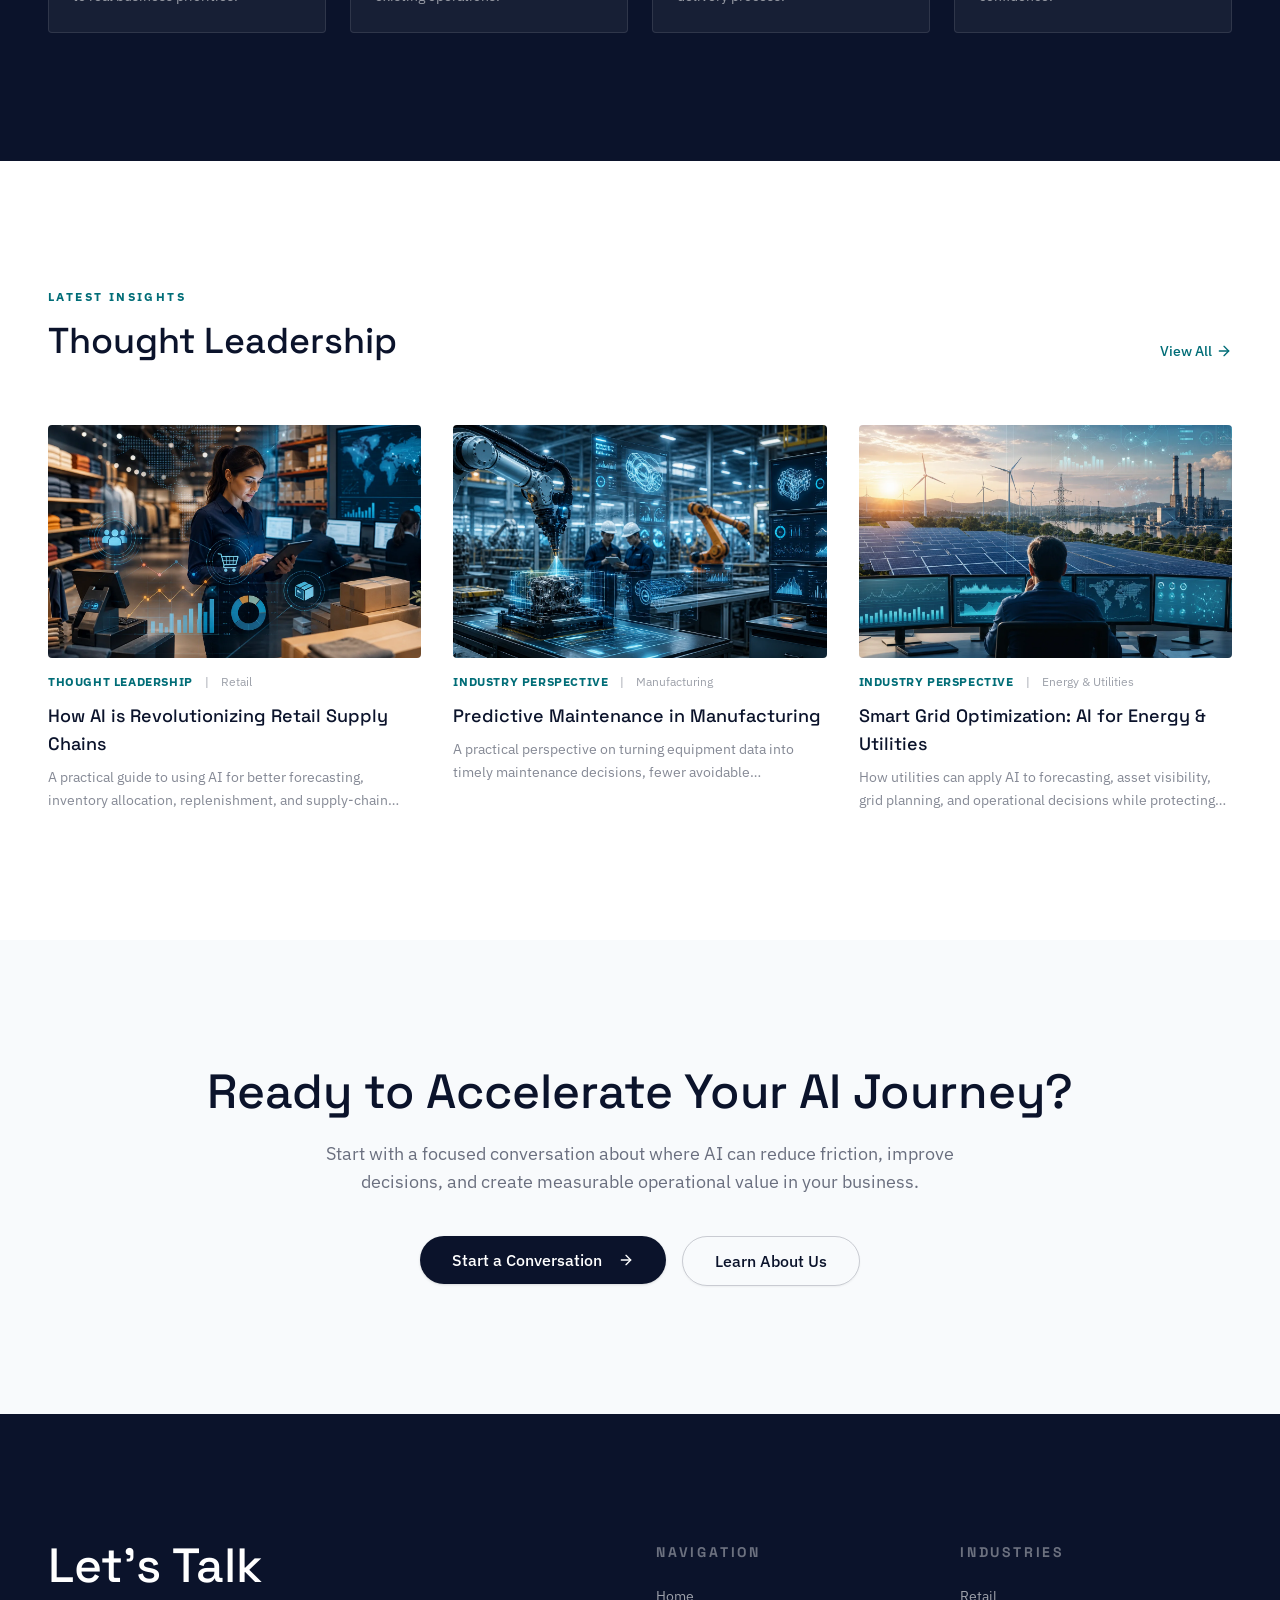
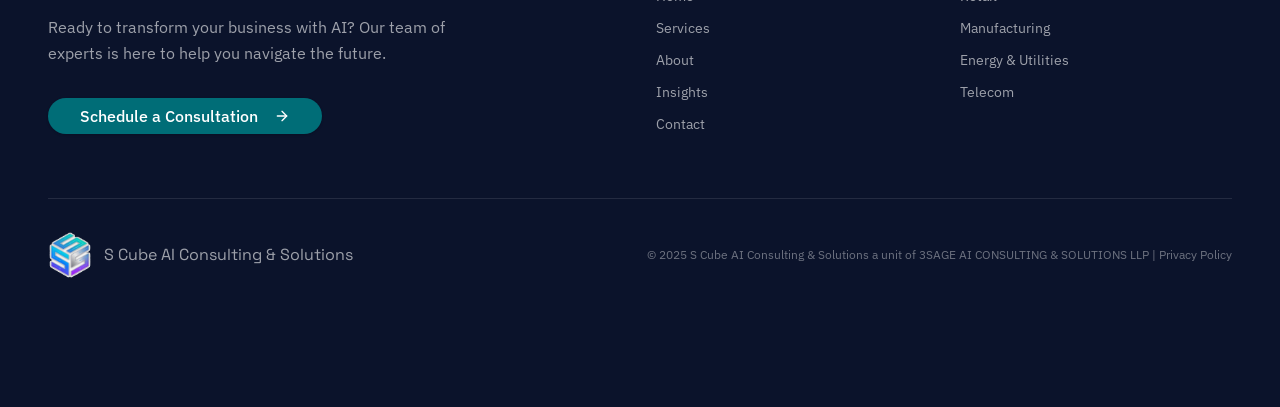
<file: privacy-policy/index.html>
<!doctype html><html lang="en-IN"><head><meta charset="utf-8"/><meta name="viewport" content="width=device-width,initial-scale=1"/><meta name="theme-color" content="#0B132B"/><link rel="preconnect" href="https://fonts.googleapis.com"/><link rel="preconnect" href="https://fonts.gstatic.com" crossorigin/><script src="/site-config.js"></script><script defer="defer" src="/static/js/main.8f564131.js"></script><link href="/static/css/main.820b9e00.css" rel="stylesheet">    <title>Privacy Policy | S Cube AI Consulting &amp; Solutions</title>
    <meta name="description" content="Review the privacy policy for S Cube AI Consulting &amp; Solutions, including how website enquiries and contact information are handled." />
    <meta name="robots" content="index,follow" />
    <link rel="canonical" href="https://scubeaiconsulting.in/privacy-policy/" />
    <meta property="og:site_name" content="S Cube AI Consulting &amp; Solutions" />
    <meta property="og:title" content="Privacy Policy | S Cube AI Consulting &amp; Solutions" />
    <meta property="og:description" content="Review the privacy policy for S Cube AI Consulting &amp; Solutions, including how website enquiries and contact information are handled." />
    <meta property="og:type" content="website" />
    <meta property="og:url" content="https://scubeaiconsulting.in/privacy-policy/" />
    <meta property="og:image" content="https://scubeaiconsulting.in/images/about-ai-team.webp" />
    <meta name="twitter:card" content="summary_large_image" />
    <meta name="twitter:title" content="Privacy Policy | S Cube AI Consulting &amp; Solutions" />
    <meta name="twitter:description" content="Review the privacy policy for S Cube AI Consulting &amp; Solutions, including how website enquiries and contact information are handled." />
    <meta name="twitter:image" content="https://scubeaiconsulting.in/images/about-ai-team.webp" />
    <script type="application/ld+json" id="seo-schema">[{"@context":"https://schema.org","@type":"Organization","name":"S Cube AI Consulting & Solutions","legalName":"3SAGE AI CONSULTING & SOLUTIONS LLP","url":"https://scubeaiconsulting.in","logo":"https://scubeaiconsulting.in/scube-logo.png","email":"contact@scubeaiconsulting.in","telephone":"+91-7003260866","description":"S Cube AI Consulting & Solutions helps businesses identify AI use cases, build practical solutions, and deploy responsible AI systems.","address":{"@type":"PostalAddress","streetAddress":"17, Pratapaditya Place","addressLocality":"Kolkata","postalCode":"700026","addressRegion":"West Bengal","addressCountry":"IN"},"areaServed":["India","Global"]},{"@context":"https://schema.org","@type":"ProfessionalService","name":"S Cube AI Consulting & Solutions","url":"https://scubeaiconsulting.in","image":"https://scubeaiconsulting.in/images/ai-consulting-hero.webp","email":"contact@scubeaiconsulting.in","telephone":"+91-7003260866","priceRange":"$$","address":{"@type":"PostalAddress","streetAddress":"17, Pratapaditya Place","addressLocality":"Kolkata","postalCode":"700026","addressRegion":"West Bengal","addressCountry":"IN"},"areaServed":["India","Global"],"serviceType":["AI strategy consulting","AI solution development","Responsible AI consulting","Data analytics consulting","AI automation consulting"]},{"@context":"https://schema.org","@type":"WebSite","name":"S Cube AI Consulting & Solutions","url":"https://scubeaiconsulting.in","publisher":{"@type":"Organization","name":"S Cube AI Consulting & Solutions"}},{"@context":"https://schema.org","@type":"BreadcrumbList","itemListElement":[{"@type":"ListItem","position":1,"name":"Home","item":"https://scubeaiconsulting.in"},{"@type":"ListItem","position":2,"name":"Privacy Policy","item":"https://scubeaiconsulting.in/privacy-policy/"}]}]</script>
  </head><body><noscript>You need to enable JavaScript to run this app.</noscript><div id="root"></div></body></html>
</file>
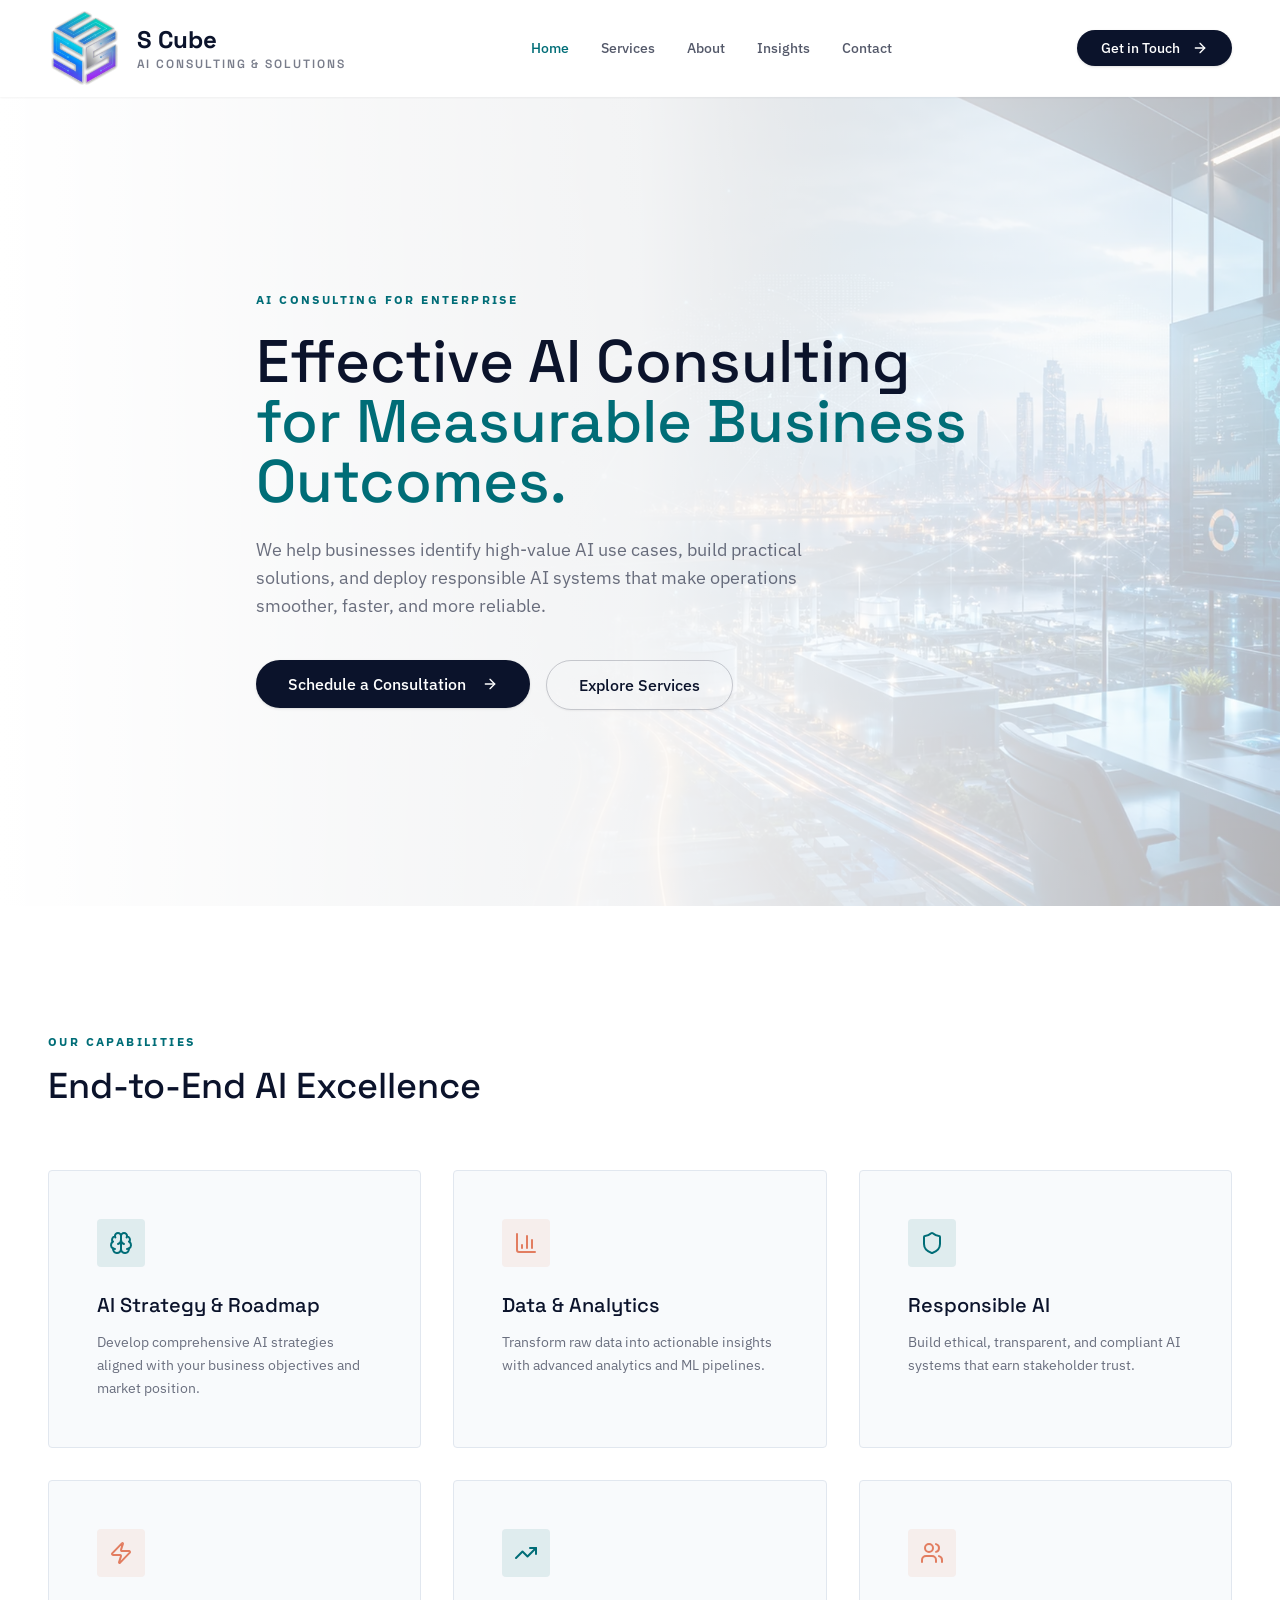
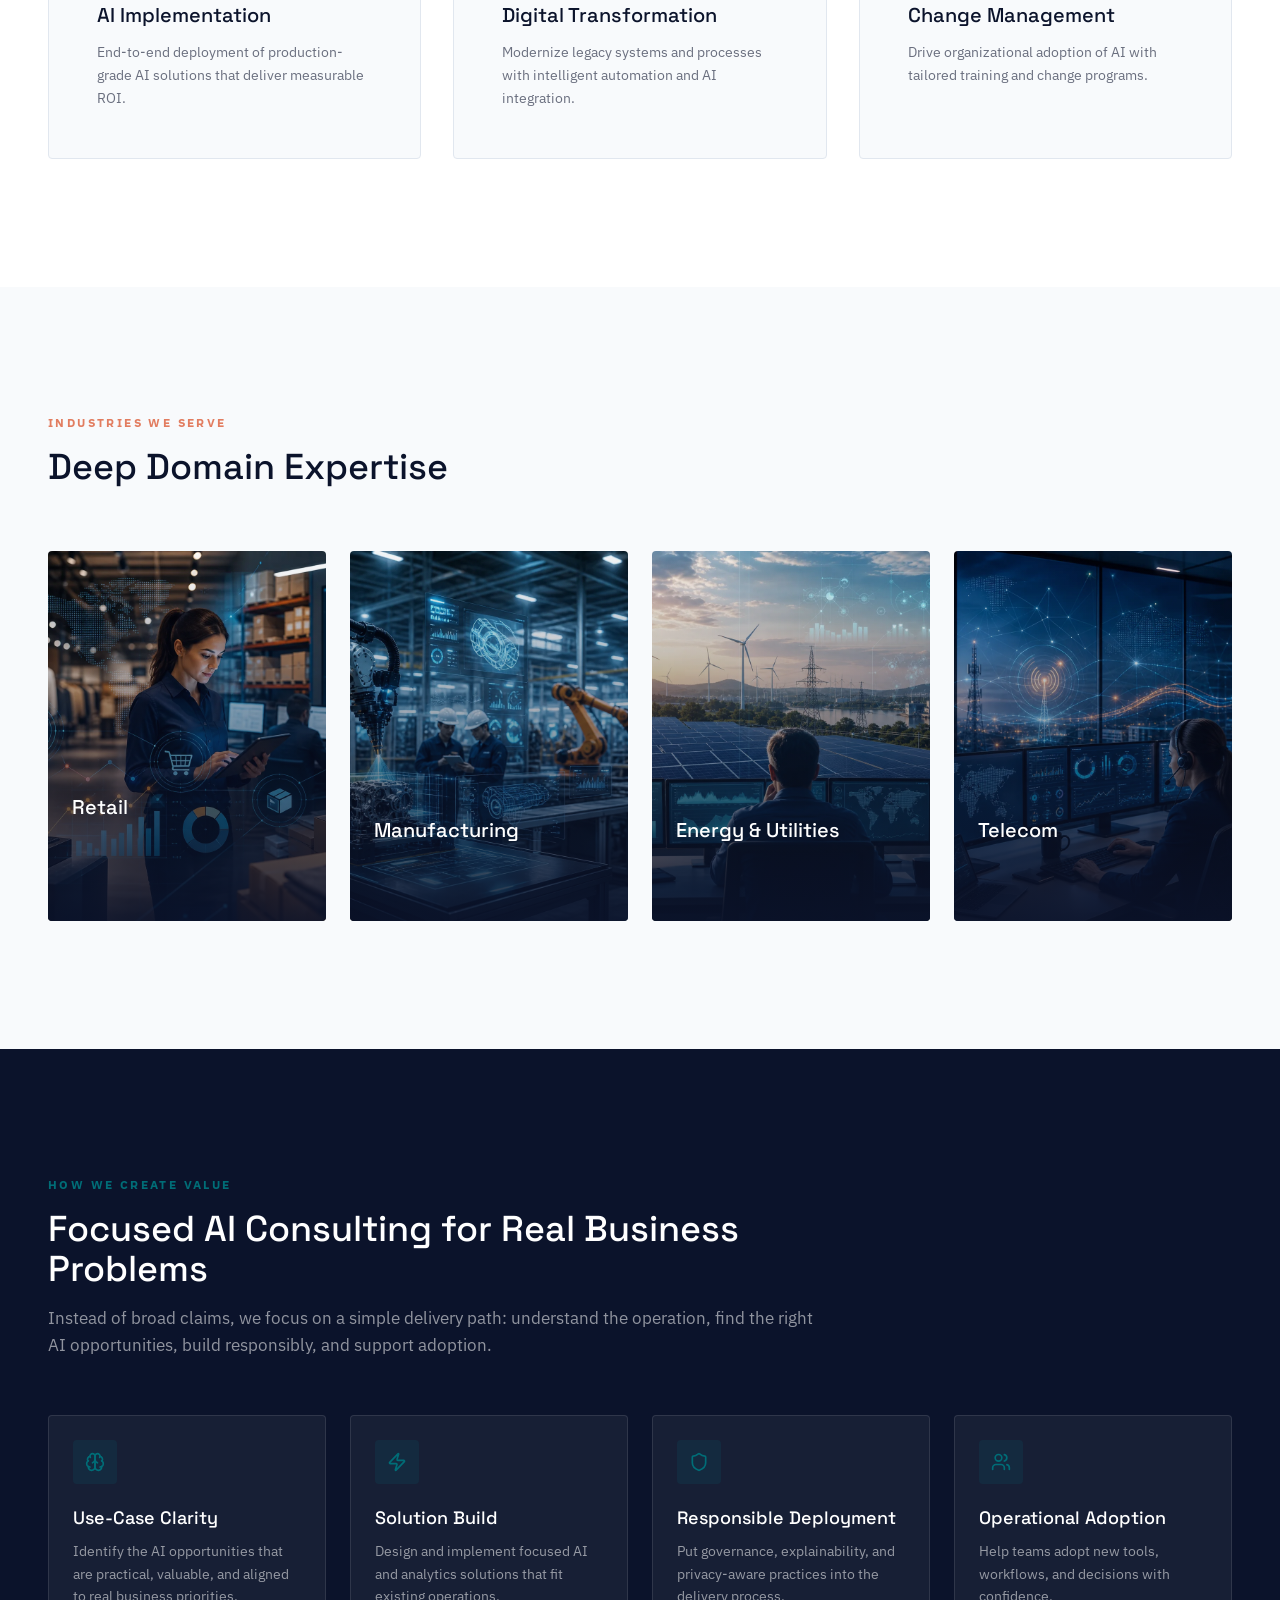
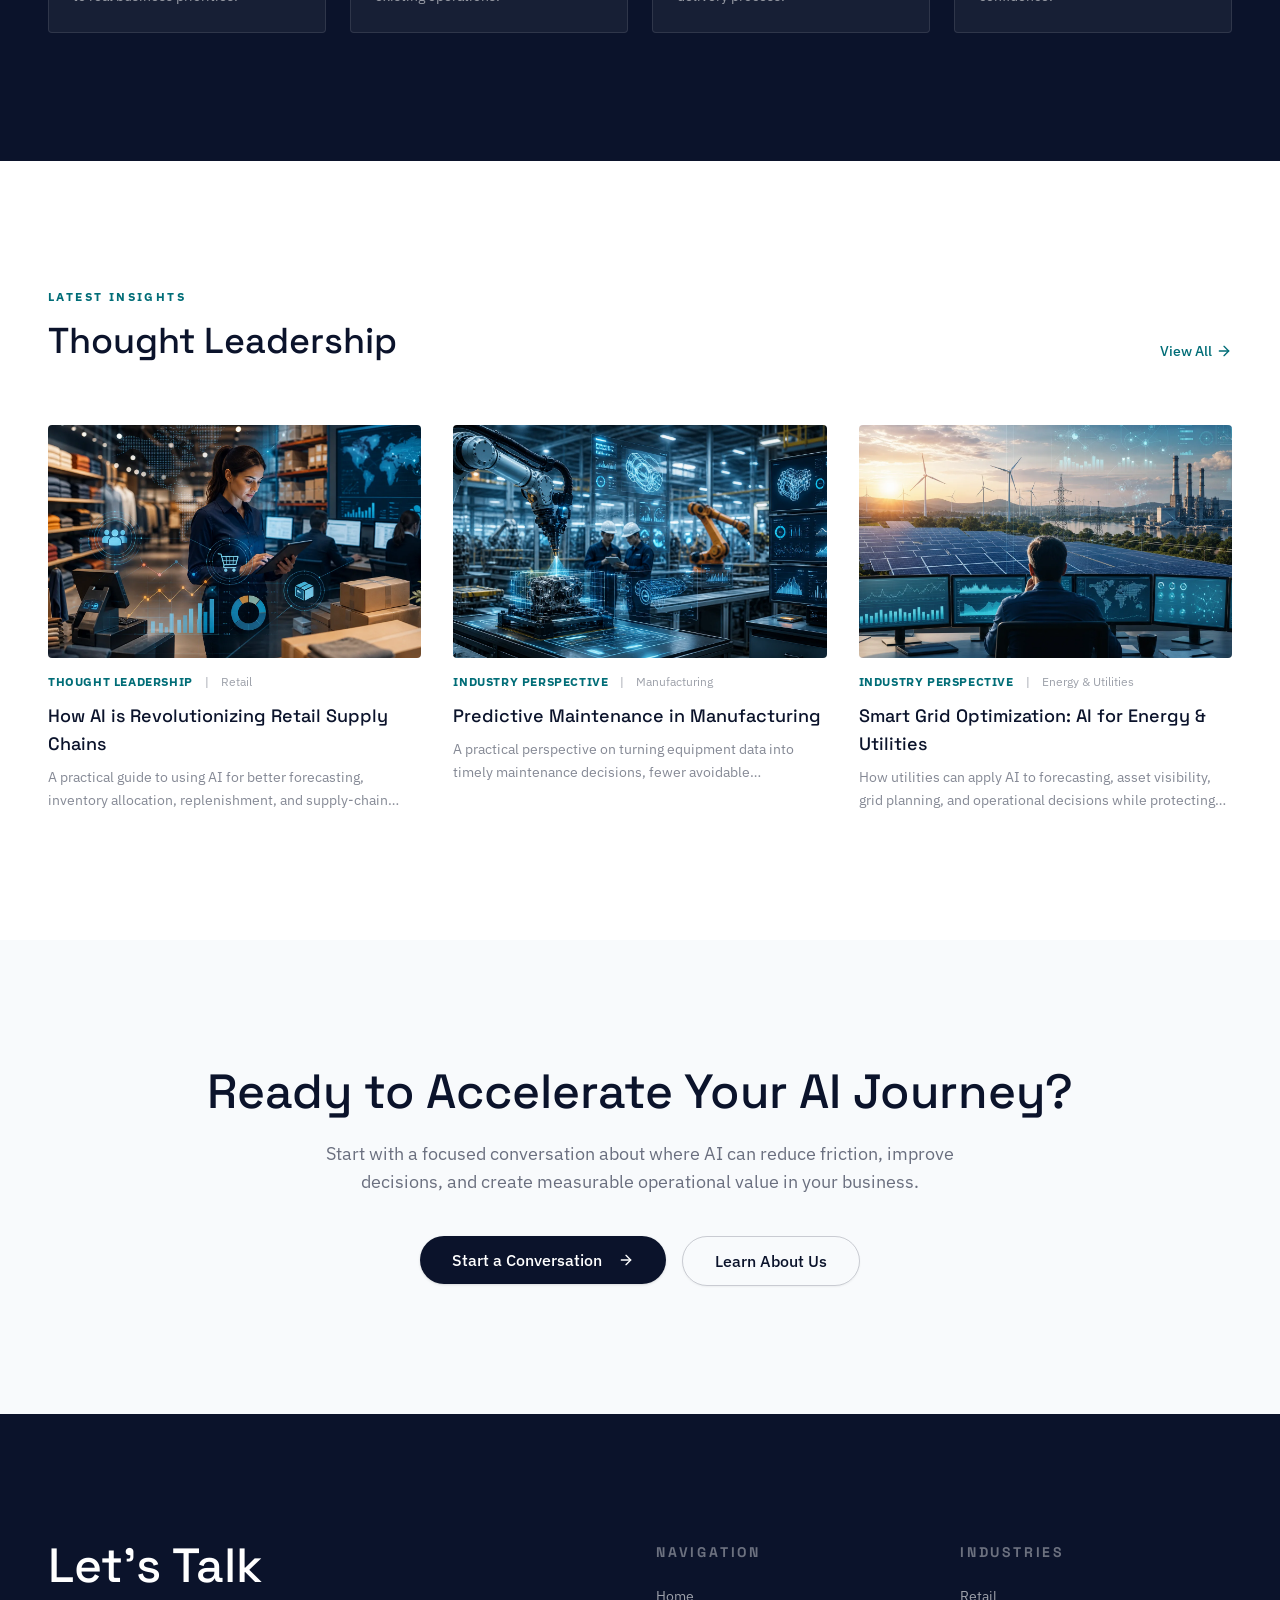
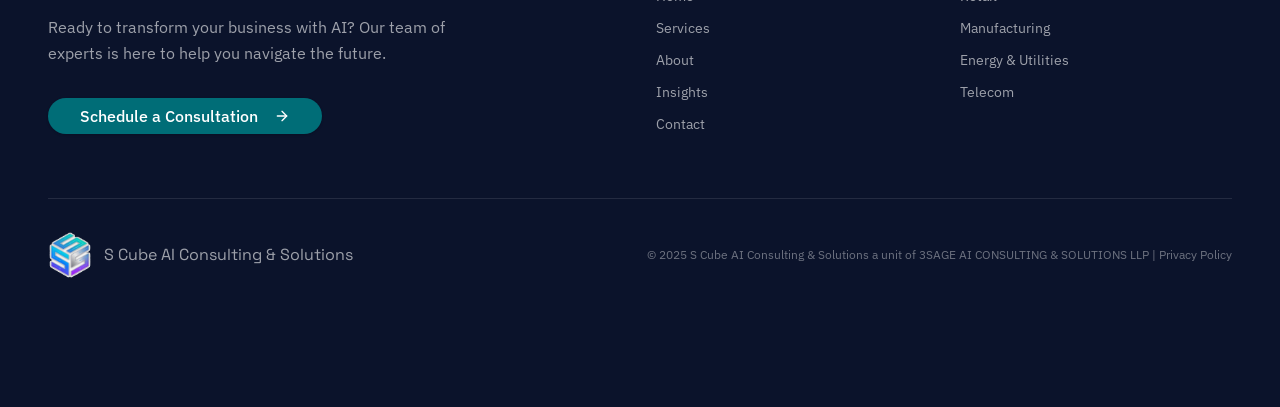
<file: services/index.html>
<!doctype html><html lang="en-IN"><head><meta charset="utf-8"/><meta name="viewport" content="width=device-width,initial-scale=1"/><meta name="theme-color" content="#0B132B"/><link rel="preconnect" href="https://fonts.googleapis.com"/><link rel="preconnect" href="https://fonts.gstatic.com" crossorigin/><script src="/site-config.js"></script><script defer="defer" src="/static/js/main.8f564131.js"></script><link href="/static/css/main.820b9e00.css" rel="stylesheet">    <title>AI Consulting Services | S Cube AI</title>
    <meta name="description" content="Explore AI strategy, analytics, responsible AI, automation, and implementation services for retail, manufacturing, energy, telecom, and enterprise teams." />
    <meta name="robots" content="index,follow" />
    <link rel="canonical" href="https://scubeaiconsulting.in/services/" />
    <meta property="og:site_name" content="S Cube AI Consulting &amp; Solutions" />
    <meta property="og:title" content="AI Consulting Services | S Cube AI" />
    <meta property="og:description" content="Explore AI strategy, analytics, responsible AI, automation, and implementation services for retail, manufacturing, energy, telecom, and enterprise teams." />
    <meta property="og:type" content="website" />
    <meta property="og:url" content="https://scubeaiconsulting.in/services/" />
    <meta property="og:image" content="https://scubeaiconsulting.in/images/ai-consulting-hero.webp" />
    <meta name="twitter:card" content="summary_large_image" />
    <meta name="twitter:title" content="AI Consulting Services | S Cube AI" />
    <meta name="twitter:description" content="Explore AI strategy, analytics, responsible AI, automation, and implementation services for retail, manufacturing, energy, telecom, and enterprise teams." />
    <meta name="twitter:image" content="https://scubeaiconsulting.in/images/ai-consulting-hero.webp" />
    <script type="application/ld+json" id="seo-schema">[{"@context":"https://schema.org","@type":"Organization","name":"S Cube AI Consulting & Solutions","legalName":"3SAGE AI CONSULTING & SOLUTIONS LLP","url":"https://scubeaiconsulting.in","logo":"https://scubeaiconsulting.in/scube-logo.png","email":"contact@scubeaiconsulting.in","telephone":"+91-7003260866","description":"S Cube AI Consulting & Solutions helps businesses identify AI use cases, build practical solutions, and deploy responsible AI systems.","address":{"@type":"PostalAddress","streetAddress":"17, Pratapaditya Place","addressLocality":"Kolkata","postalCode":"700026","addressRegion":"West Bengal","addressCountry":"IN"},"areaServed":["India","Global"]},{"@context":"https://schema.org","@type":"ProfessionalService","name":"S Cube AI Consulting & Solutions","url":"https://scubeaiconsulting.in","image":"https://scubeaiconsulting.in/images/ai-consulting-hero.webp","email":"contact@scubeaiconsulting.in","telephone":"+91-7003260866","priceRange":"$$","address":{"@type":"PostalAddress","streetAddress":"17, Pratapaditya Place","addressLocality":"Kolkata","postalCode":"700026","addressRegion":"West Bengal","addressCountry":"IN"},"areaServed":["India","Global"],"serviceType":["AI strategy consulting","AI solution development","Responsible AI consulting","Data analytics consulting","AI automation consulting"]},{"@context":"https://schema.org","@type":"WebSite","name":"S Cube AI Consulting & Solutions","url":"https://scubeaiconsulting.in","publisher":{"@type":"Organization","name":"S Cube AI Consulting & Solutions"}},{"@context":"https://schema.org","@type":"BreadcrumbList","itemListElement":[{"@type":"ListItem","position":1,"name":"Home","item":"https://scubeaiconsulting.in"},{"@type":"ListItem","position":2,"name":"AI Consulting Services","item":"https://scubeaiconsulting.in/services/"}]}]</script>
  </head><body><noscript>You need to enable JavaScript to run this app.</noscript><div id="root"></div></body></html>
</file>
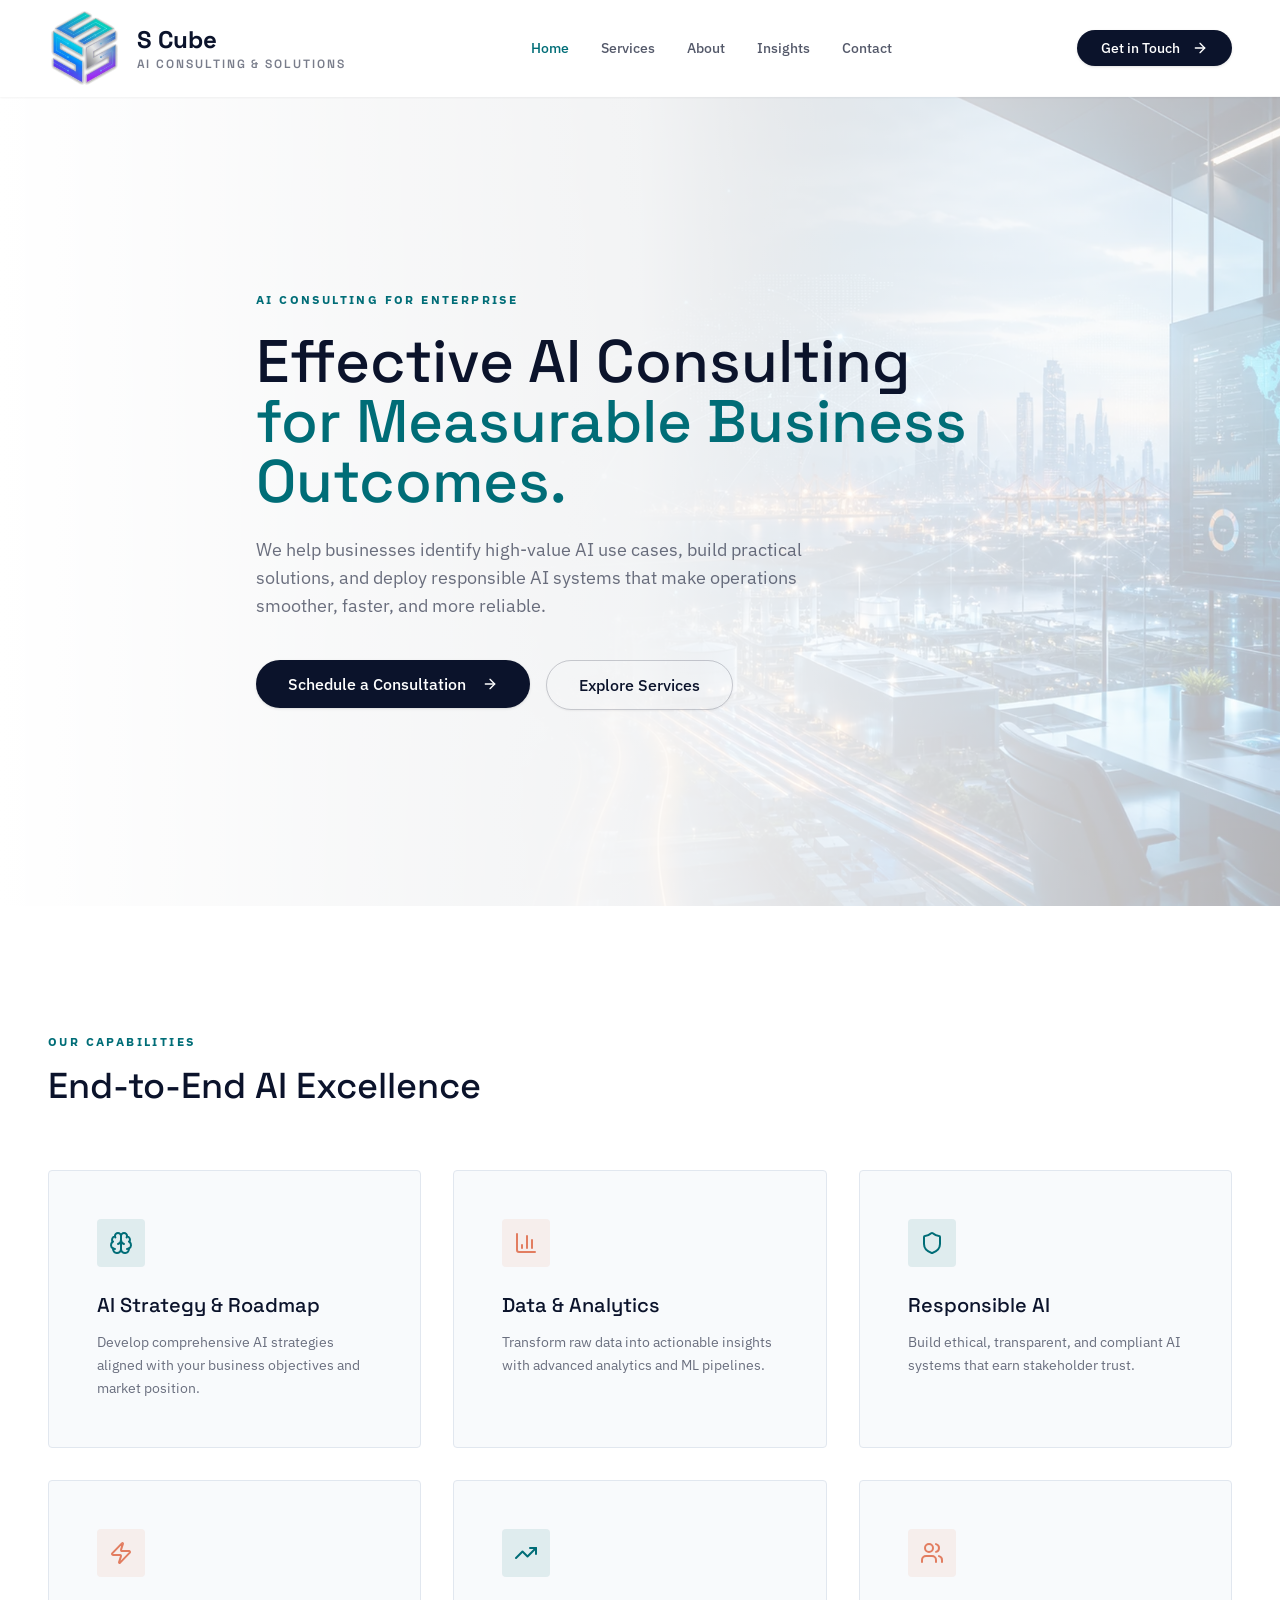
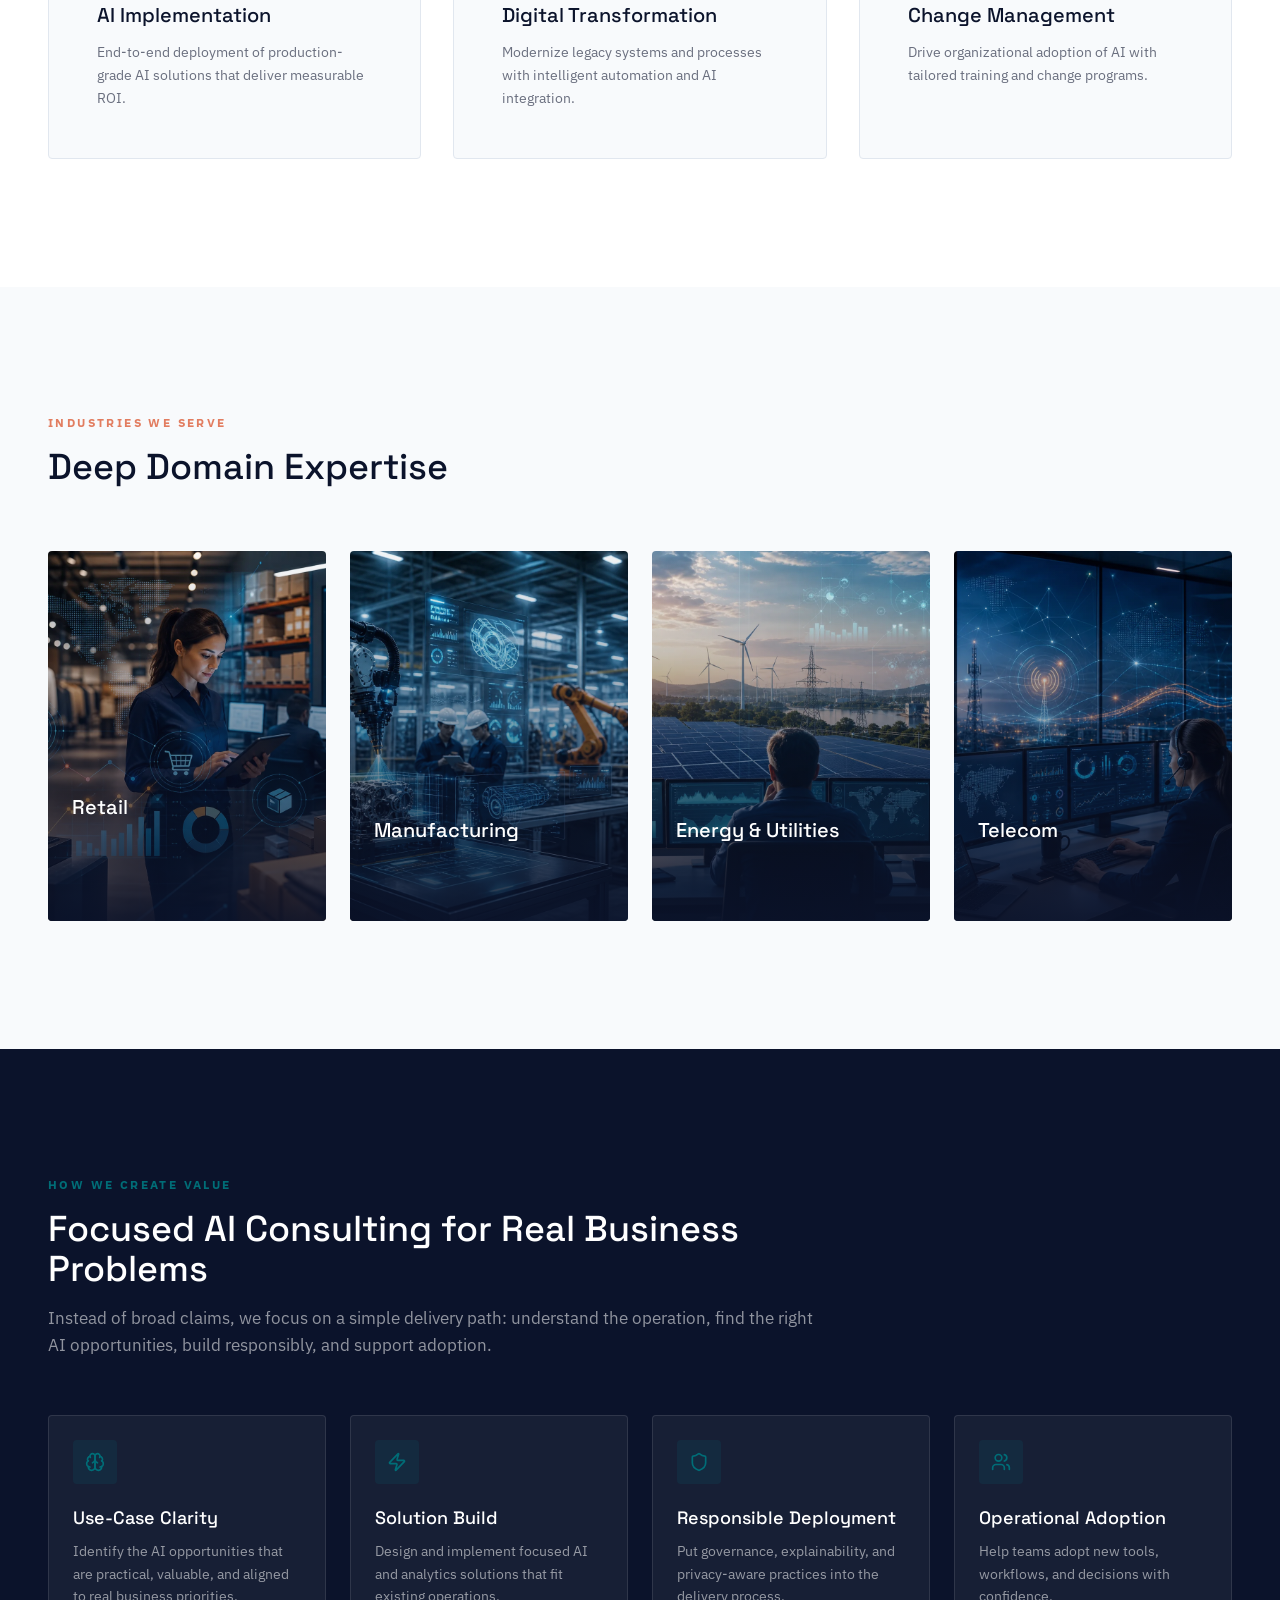
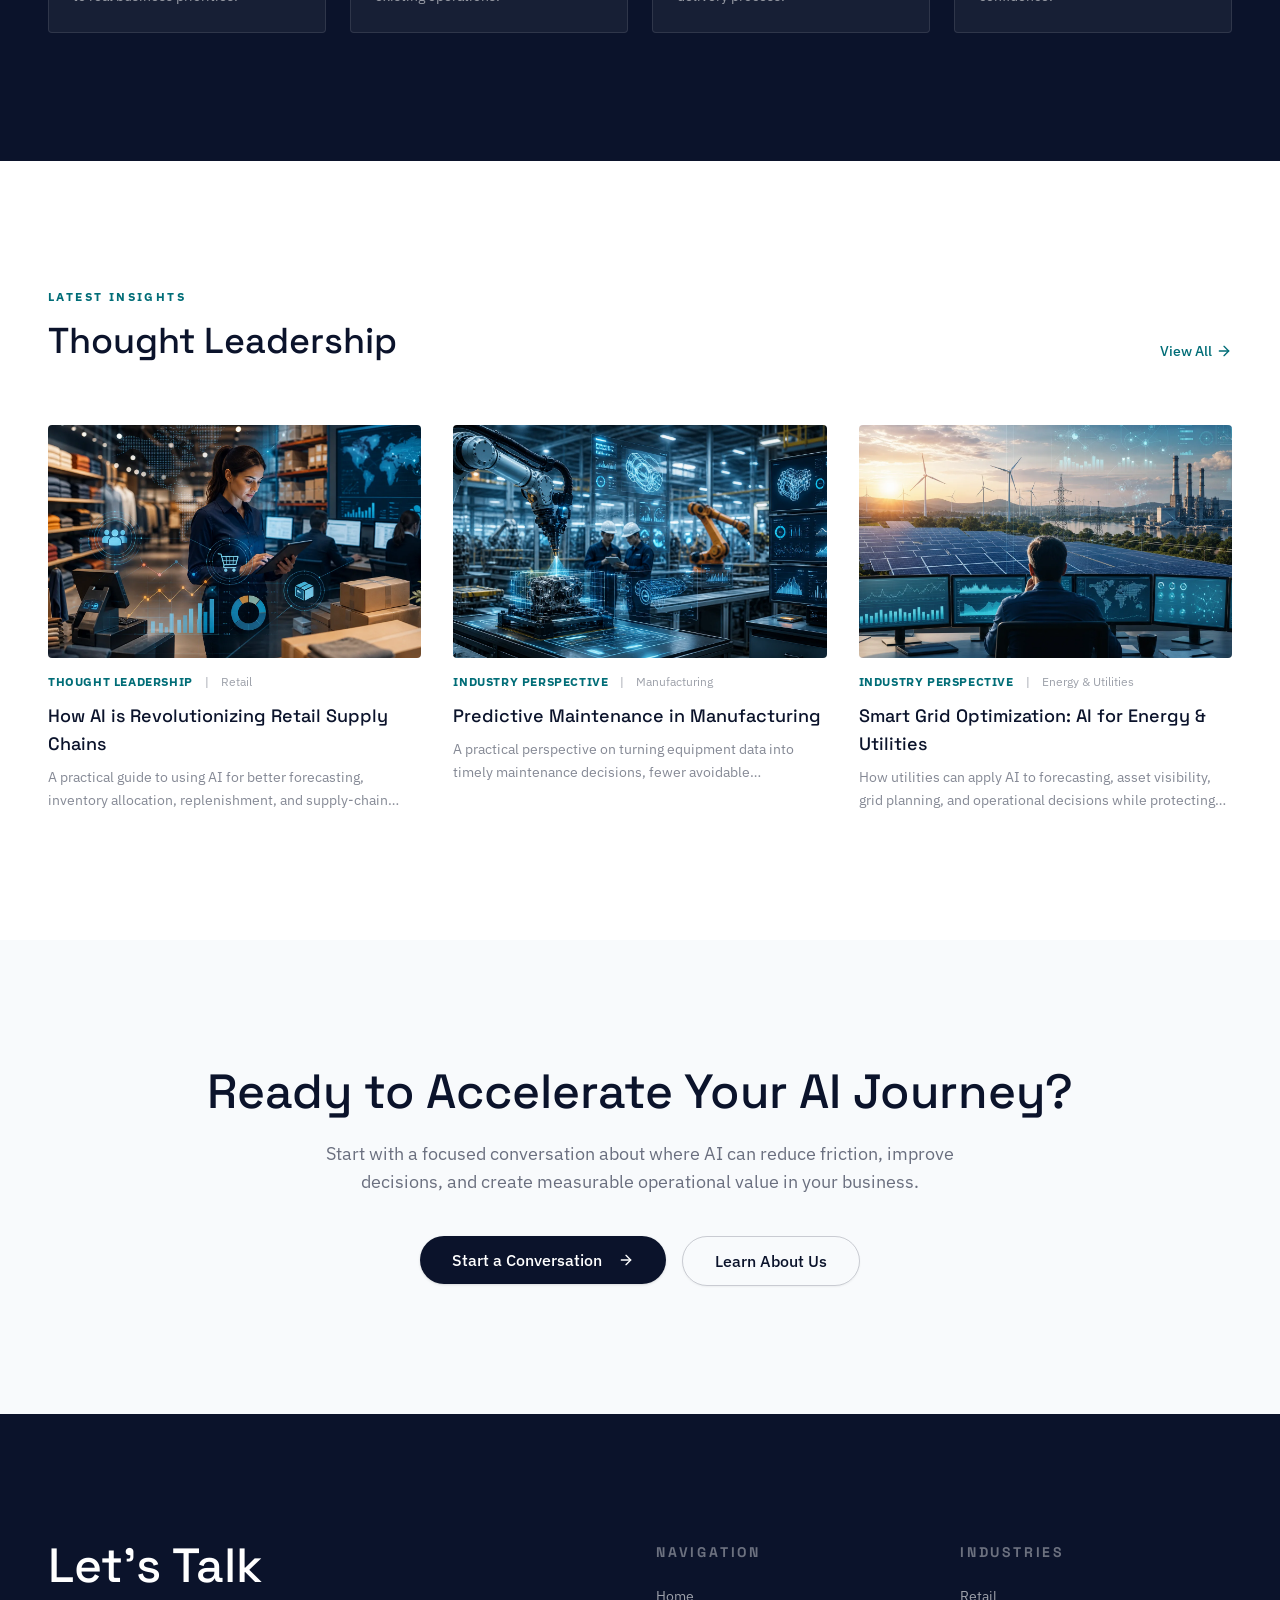
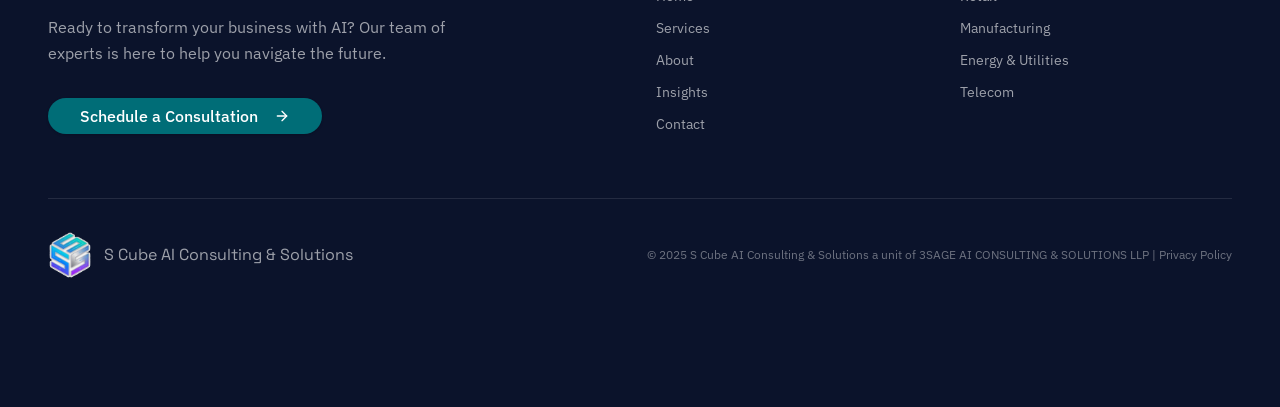
<file: insights/5g-ai-transforming-telecom/index.html>
<!doctype html><html lang="en-IN"><head><meta charset="utf-8"/><meta name="viewport" content="width=device-width,initial-scale=1"/><meta name="theme-color" content="#0B132B"/><link rel="preconnect" href="https://fonts.googleapis.com"/><link rel="preconnect" href="https://fonts.gstatic.com" crossorigin/><script src="/site-config.js"></script><script defer="defer" src="/static/js/main.8f564131.js"></script><link href="/static/css/main.820b9e00.css" rel="stylesheet">    <title>5G and AI: Transforming Telecom Network Operations | S Cube AI Executive Guide</title>
    <meta name="description" content="How telecom operators can use AI to manage network complexity, improve service assurance, and connect technical performance with customer experience." />
    <meta name="robots" content="index,follow" />
    <link rel="canonical" href="https://scubeaiconsulting.in/insights/5g-ai-transforming-telecom/" />
    <meta property="og:site_name" content="S Cube AI Consulting &amp; Solutions" />
    <meta property="og:title" content="5G and AI: Transforming Telecom Network Operations | S Cube AI Executive Guide" />
    <meta property="og:description" content="How telecom operators can use AI to manage network complexity, improve service assurance, and connect technical performance with customer experience." />
    <meta property="og:type" content="article" />
    <meta property="og:url" content="https://scubeaiconsulting.in/insights/5g-ai-transforming-telecom/" />
    <meta property="og:image" content="https://scubeaiconsulting.in/images/telecom-ai.webp" />
    <meta name="twitter:card" content="summary_large_image" />
    <meta name="twitter:title" content="5G and AI: Transforming Telecom Network Operations | S Cube AI Executive Guide" />
    <meta name="twitter:description" content="How telecom operators can use AI to manage network complexity, improve service assurance, and connect technical performance with customer experience." />
    <meta name="twitter:image" content="https://scubeaiconsulting.in/images/telecom-ai.webp" />
    <script type="application/ld+json" id="seo-schema">[{"@context":"https://schema.org","@type":"Organization","name":"S Cube AI Consulting & Solutions","legalName":"3SAGE AI CONSULTING & SOLUTIONS LLP","url":"https://scubeaiconsulting.in","logo":"https://scubeaiconsulting.in/scube-logo.png","email":"contact@scubeaiconsulting.in","telephone":"+91-7003260866","description":"S Cube AI Consulting & Solutions helps businesses identify AI use cases, build practical solutions, and deploy responsible AI systems.","address":{"@type":"PostalAddress","streetAddress":"17, Pratapaditya Place","addressLocality":"Kolkata","postalCode":"700026","addressRegion":"West Bengal","addressCountry":"IN"},"areaServed":["India","Global"]},{"@context":"https://schema.org","@type":"ProfessionalService","name":"S Cube AI Consulting & Solutions","url":"https://scubeaiconsulting.in","image":"https://scubeaiconsulting.in/images/ai-consulting-hero.webp","email":"contact@scubeaiconsulting.in","telephone":"+91-7003260866","priceRange":"$$","address":{"@type":"PostalAddress","streetAddress":"17, Pratapaditya Place","addressLocality":"Kolkata","postalCode":"700026","addressRegion":"West Bengal","addressCountry":"IN"},"areaServed":["India","Global"],"serviceType":["AI strategy consulting","AI solution development","Responsible AI consulting","Data analytics consulting","AI automation consulting"]},{"@context":"https://schema.org","@type":"WebSite","name":"S Cube AI Consulting & Solutions","url":"https://scubeaiconsulting.in","publisher":{"@type":"Organization","name":"S Cube AI Consulting & Solutions"}},{"@context":"https://schema.org","@type":"BreadcrumbList","itemListElement":[{"@type":"ListItem","position":1,"name":"Home","item":"https://scubeaiconsulting.in"},{"@type":"ListItem","position":2,"name":"Insights","item":"https://scubeaiconsulting.in/insights/"},{"@type":"ListItem","position":3,"name":"5G and AI: Transforming Telecom Network Operations","item":"https://scubeaiconsulting.in/insights/5g-ai-transforming-telecom/"}]},{"@context":"https://schema.org","@type":"Article","headline":"5G and AI: Transforming Telecom Network Operations","description":"How telecom operators can use AI to manage network complexity, improve service assurance, and connect technical performance with customer experience.","image":"https://scubeaiconsulting.in/images/telecom-ai.webp","datePublished":"2025-11-10T10:00:00+00:00","dateModified":"2025-11-10T10:00:00+00:00","author":{"@type":"Organization","name":"S Cube AI Consulting & Solutions"},"publisher":{"@type":"Organization","name":"S Cube AI Consulting & Solutions","logo":{"@type":"ImageObject","url":"https://scubeaiconsulting.in/scube-logo.png"}},"mainEntityOfPage":"https://scubeaiconsulting.in/insights/5g-ai-transforming-telecom/"}]</script>
  </head><body><noscript>You need to enable JavaScript to run this app.</noscript><div id="root"></div></body></html>
</file>
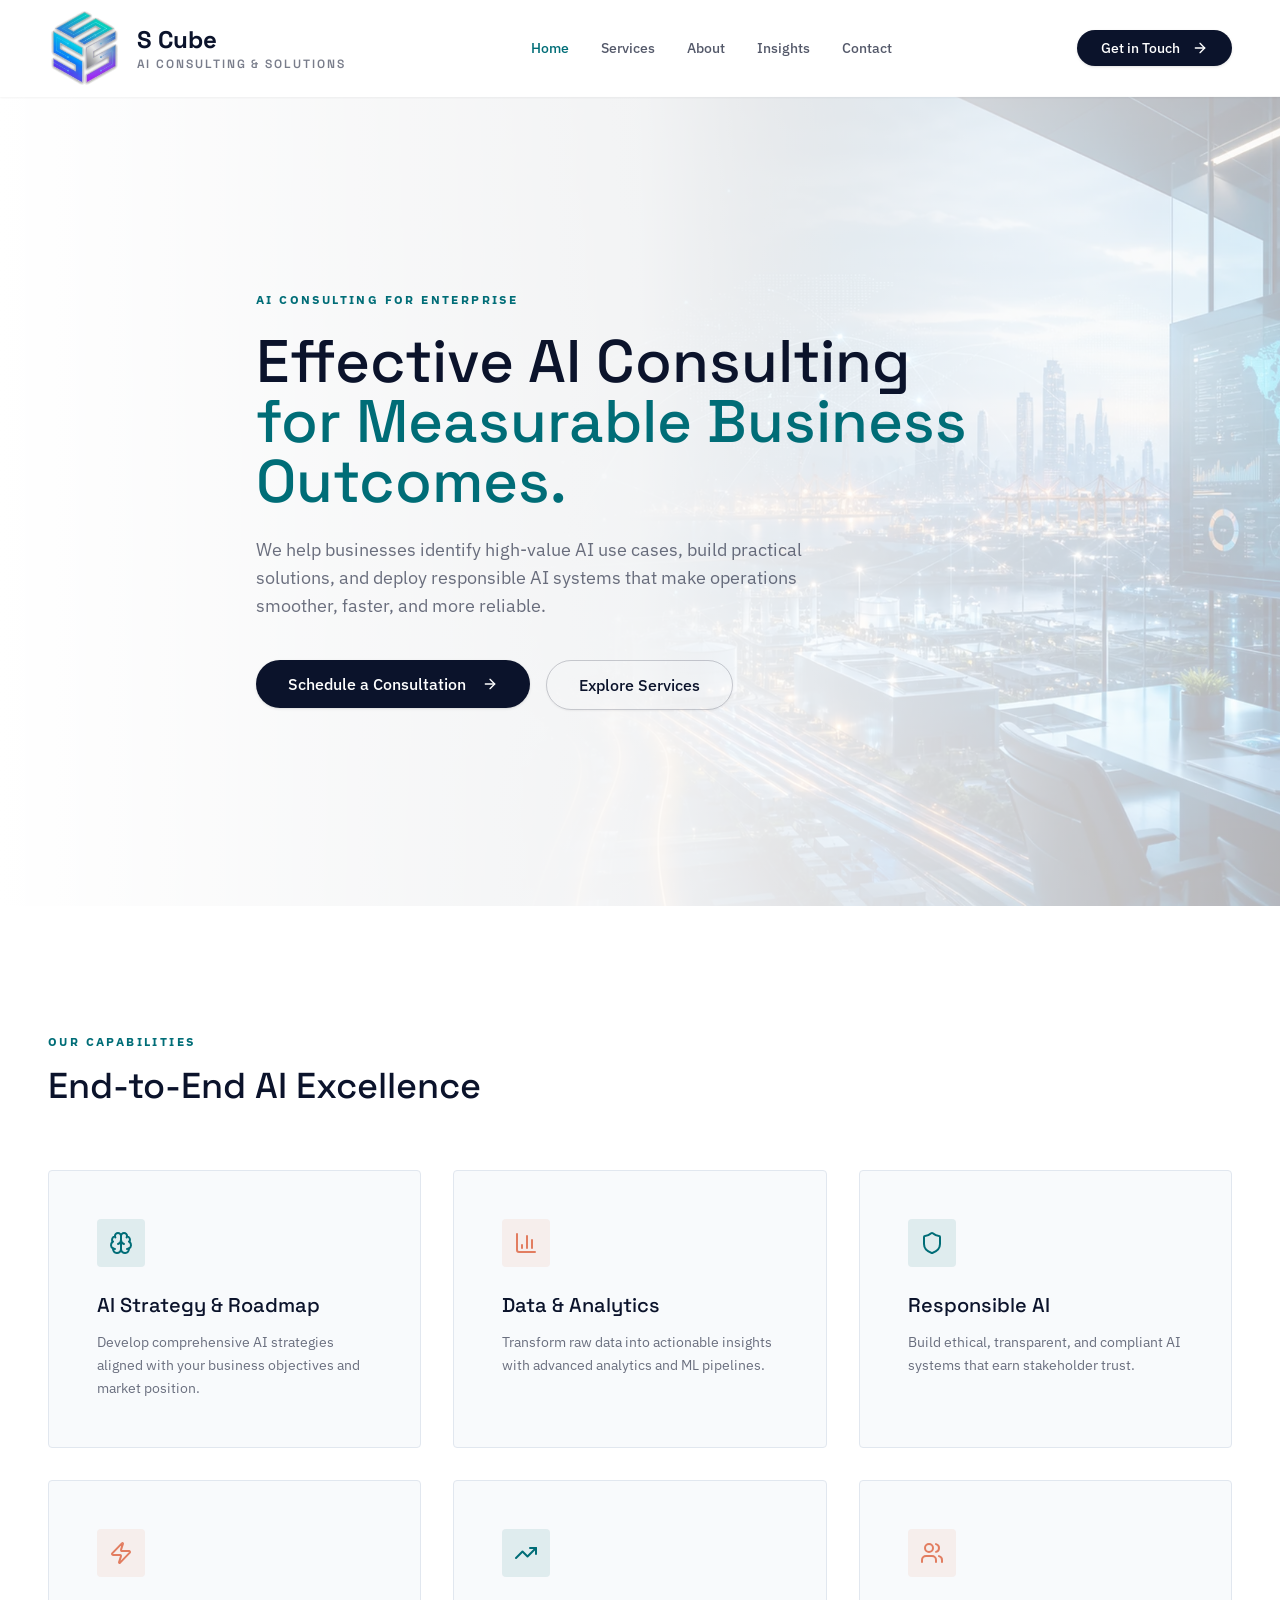
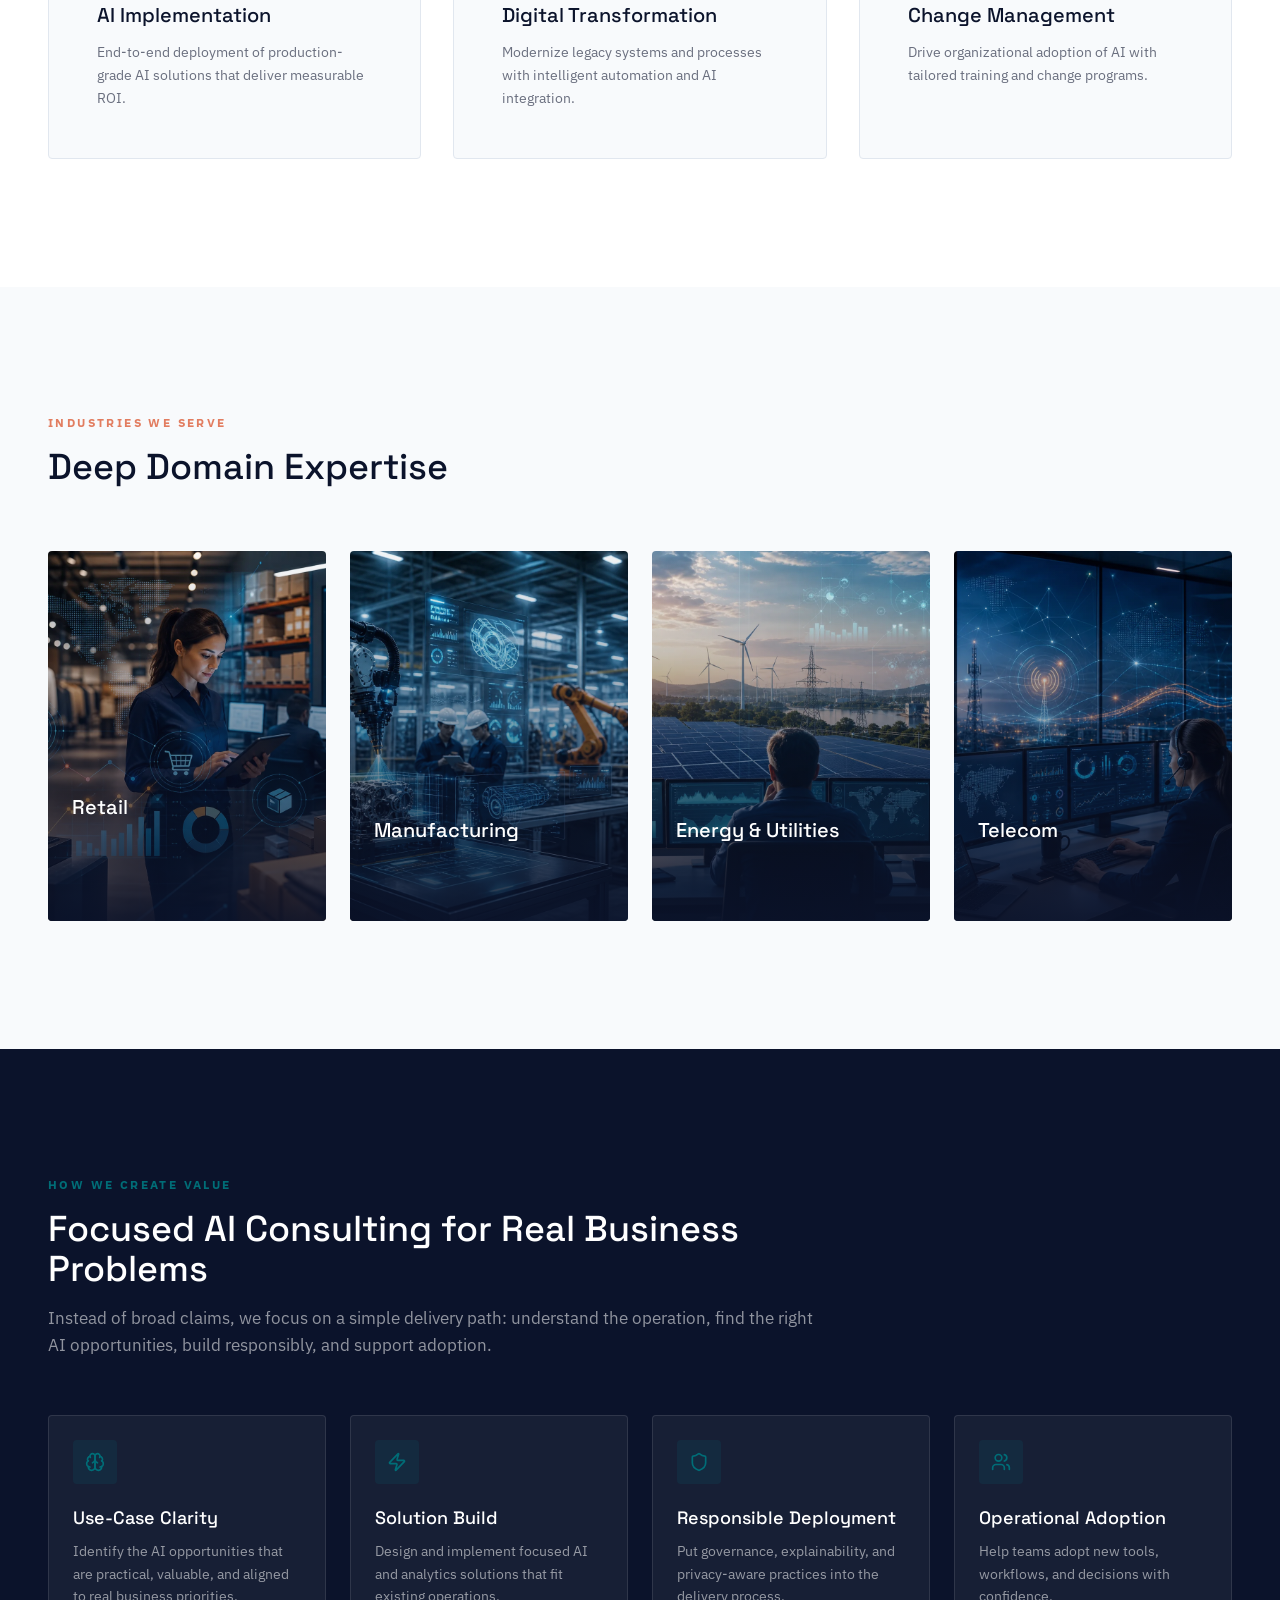
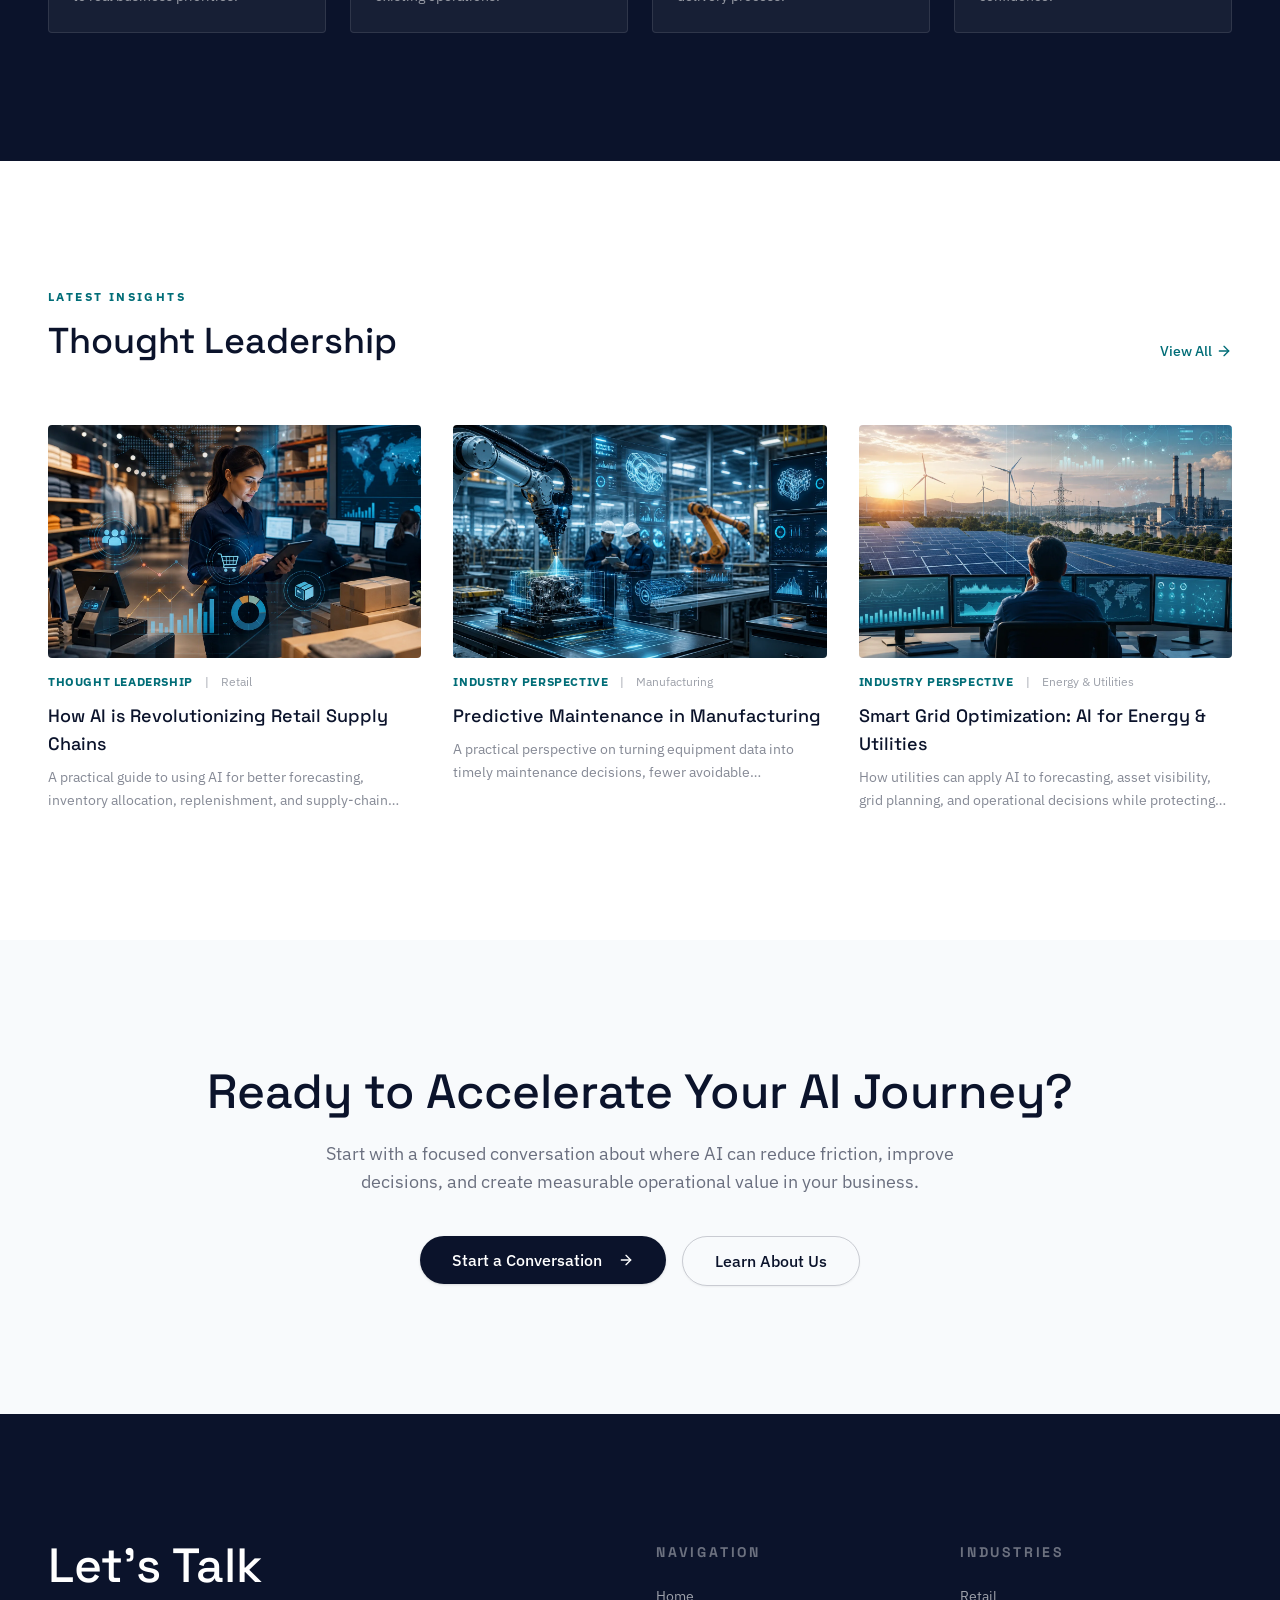
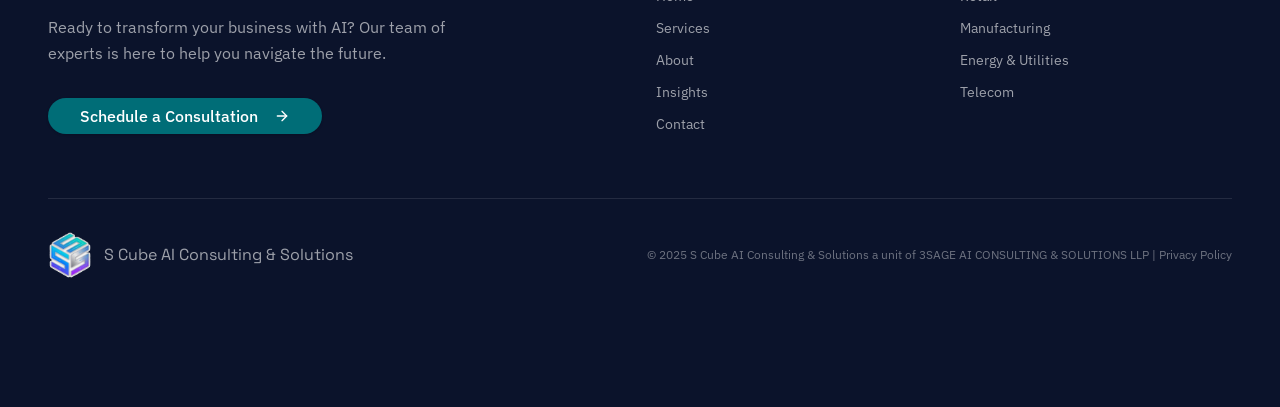
<file: insights/ai-revolutionizing-retail-supply-chains/index.html>
<!doctype html><html lang="en-IN"><head><meta charset="utf-8"/><meta name="viewport" content="width=device-width,initial-scale=1"/><meta name="theme-color" content="#0B132B"/><link rel="preconnect" href="https://fonts.googleapis.com"/><link rel="preconnect" href="https://fonts.gstatic.com" crossorigin/><script src="/site-config.js"></script><script defer="defer" src="/static/js/main.8f564131.js"></script><link href="/static/css/main.820b9e00.css" rel="stylesheet">    <title>How AI is Revolutionizing Retail Supply Chains | S Cube AI Executive Guide</title>
    <meta name="description" content="A practical guide to using AI for better forecasting, inventory allocation, replenishment, and supply-chain decisions without losing sight of operational r..." />
    <meta name="robots" content="index,follow" />
    <link rel="canonical" href="https://scubeaiconsulting.in/insights/ai-revolutionizing-retail-supply-chains/" />
    <meta property="og:site_name" content="S Cube AI Consulting &amp; Solutions" />
    <meta property="og:title" content="How AI is Revolutionizing Retail Supply Chains | S Cube AI Executive Guide" />
    <meta property="og:description" content="A practical guide to using AI for better forecasting, inventory allocation, replenishment, and supply-chain decisions without losing sight of operational r..." />
    <meta property="og:type" content="article" />
    <meta property="og:url" content="https://scubeaiconsulting.in/insights/ai-revolutionizing-retail-supply-chains/" />
    <meta property="og:image" content="https://scubeaiconsulting.in/images/retail-ai.webp" />
    <meta name="twitter:card" content="summary_large_image" />
    <meta name="twitter:title" content="How AI is Revolutionizing Retail Supply Chains | S Cube AI Executive Guide" />
    <meta name="twitter:description" content="A practical guide to using AI for better forecasting, inventory allocation, replenishment, and supply-chain decisions without losing sight of operational r..." />
    <meta name="twitter:image" content="https://scubeaiconsulting.in/images/retail-ai.webp" />
    <script type="application/ld+json" id="seo-schema">[{"@context":"https://schema.org","@type":"Organization","name":"S Cube AI Consulting & Solutions","legalName":"3SAGE AI CONSULTING & SOLUTIONS LLP","url":"https://scubeaiconsulting.in","logo":"https://scubeaiconsulting.in/scube-logo.png","email":"contact@scubeaiconsulting.in","telephone":"+91-7003260866","description":"S Cube AI Consulting & Solutions helps businesses identify AI use cases, build practical solutions, and deploy responsible AI systems.","address":{"@type":"PostalAddress","streetAddress":"17, Pratapaditya Place","addressLocality":"Kolkata","postalCode":"700026","addressRegion":"West Bengal","addressCountry":"IN"},"areaServed":["India","Global"]},{"@context":"https://schema.org","@type":"ProfessionalService","name":"S Cube AI Consulting & Solutions","url":"https://scubeaiconsulting.in","image":"https://scubeaiconsulting.in/images/ai-consulting-hero.webp","email":"contact@scubeaiconsulting.in","telephone":"+91-7003260866","priceRange":"$$","address":{"@type":"PostalAddress","streetAddress":"17, Pratapaditya Place","addressLocality":"Kolkata","postalCode":"700026","addressRegion":"West Bengal","addressCountry":"IN"},"areaServed":["India","Global"],"serviceType":["AI strategy consulting","AI solution development","Responsible AI consulting","Data analytics consulting","AI automation consulting"]},{"@context":"https://schema.org","@type":"WebSite","name":"S Cube AI Consulting & Solutions","url":"https://scubeaiconsulting.in","publisher":{"@type":"Organization","name":"S Cube AI Consulting & Solutions"}},{"@context":"https://schema.org","@type":"BreadcrumbList","itemListElement":[{"@type":"ListItem","position":1,"name":"Home","item":"https://scubeaiconsulting.in"},{"@type":"ListItem","position":2,"name":"Insights","item":"https://scubeaiconsulting.in/insights/"},{"@type":"ListItem","position":3,"name":"How AI is Revolutionizing Retail Supply Chains","item":"https://scubeaiconsulting.in/insights/ai-revolutionizing-retail-supply-chains/"}]},{"@context":"https://schema.org","@type":"Article","headline":"How AI is Revolutionizing Retail Supply Chains","description":"A practical guide to using AI for better forecasting, inventory allocation, replenishment, and supply-chain decisions without losing sight of operational r...","image":"https://scubeaiconsulting.in/images/retail-ai.webp","datePublished":"2025-12-01T10:00:00+00:00","dateModified":"2025-12-01T10:00:00+00:00","author":{"@type":"Organization","name":"S Cube AI Consulting & Solutions"},"publisher":{"@type":"Organization","name":"S Cube AI Consulting & Solutions","logo":{"@type":"ImageObject","url":"https://scubeaiconsulting.in/scube-logo.png"}},"mainEntityOfPage":"https://scubeaiconsulting.in/insights/ai-revolutionizing-retail-supply-chains/"}]</script>
  </head><body><noscript>You need to enable JavaScript to run this app.</noscript><div id="root"></div></body></html>
</file>
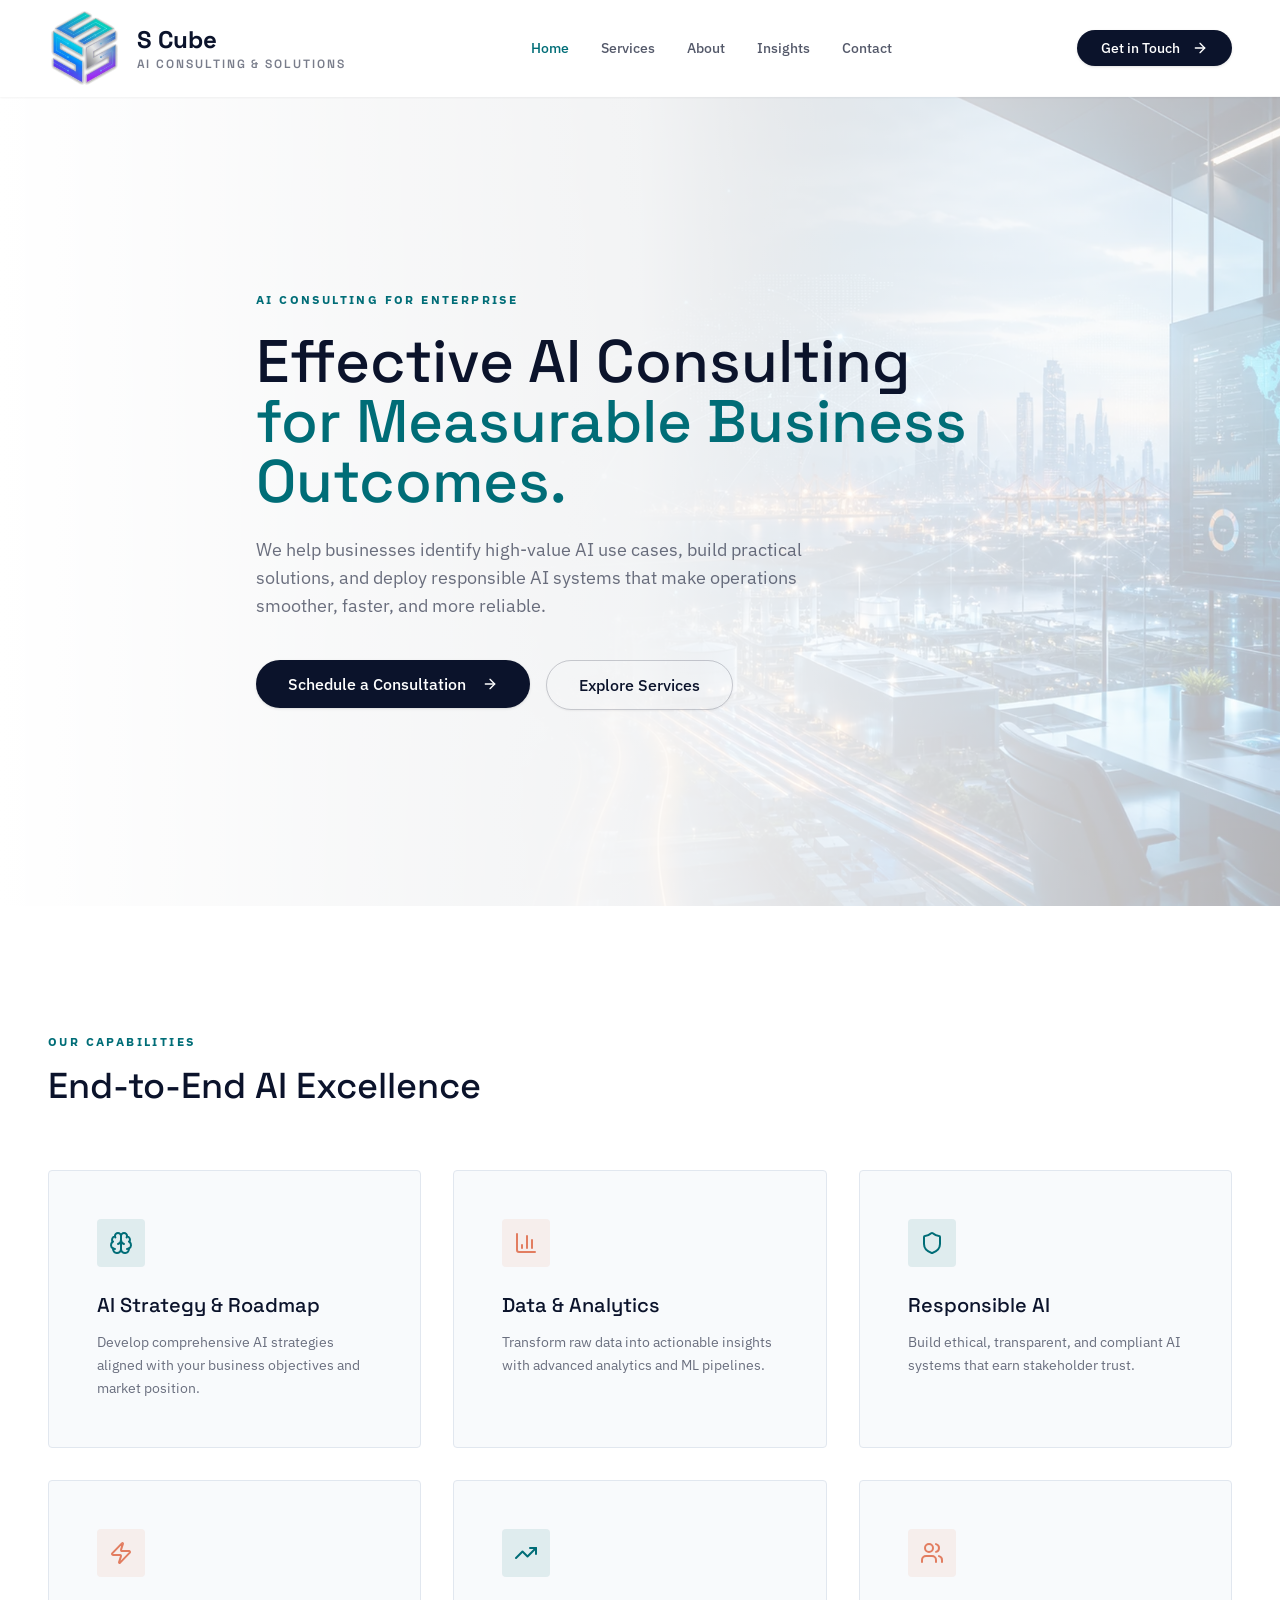
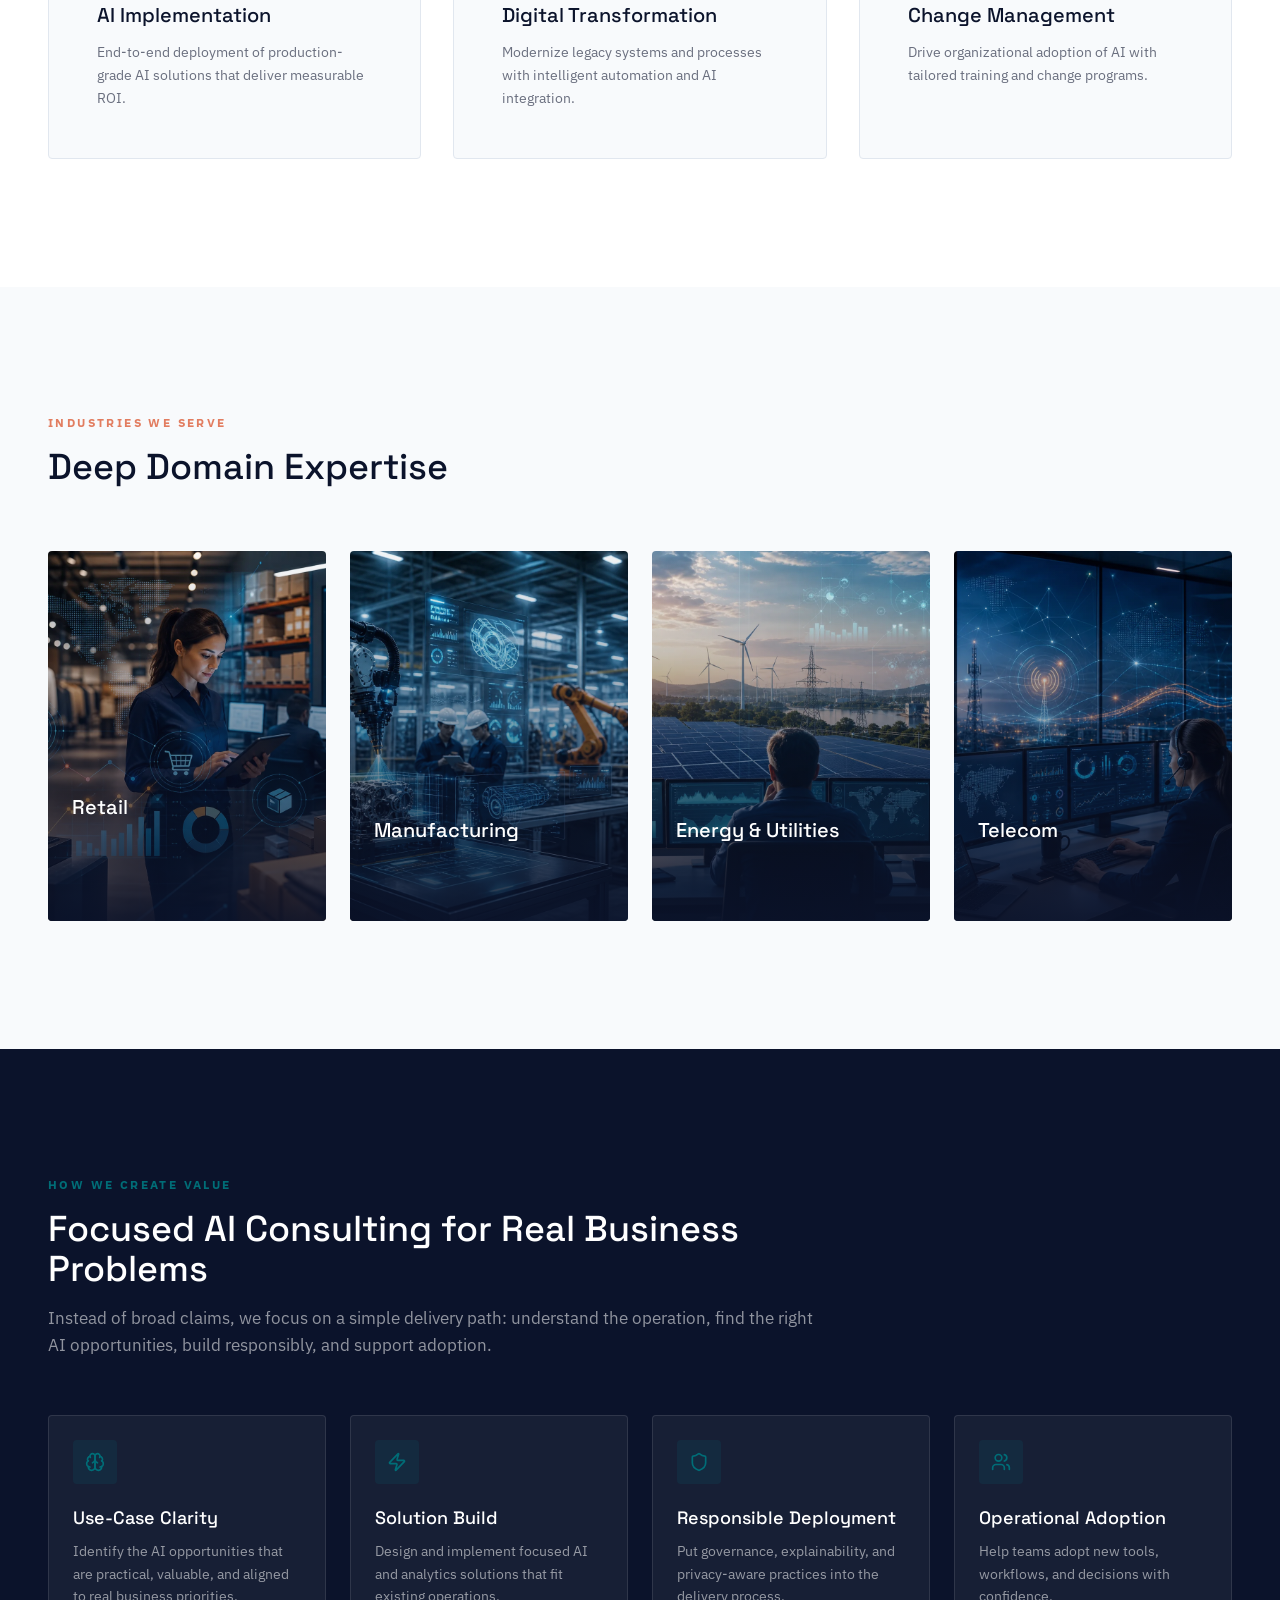
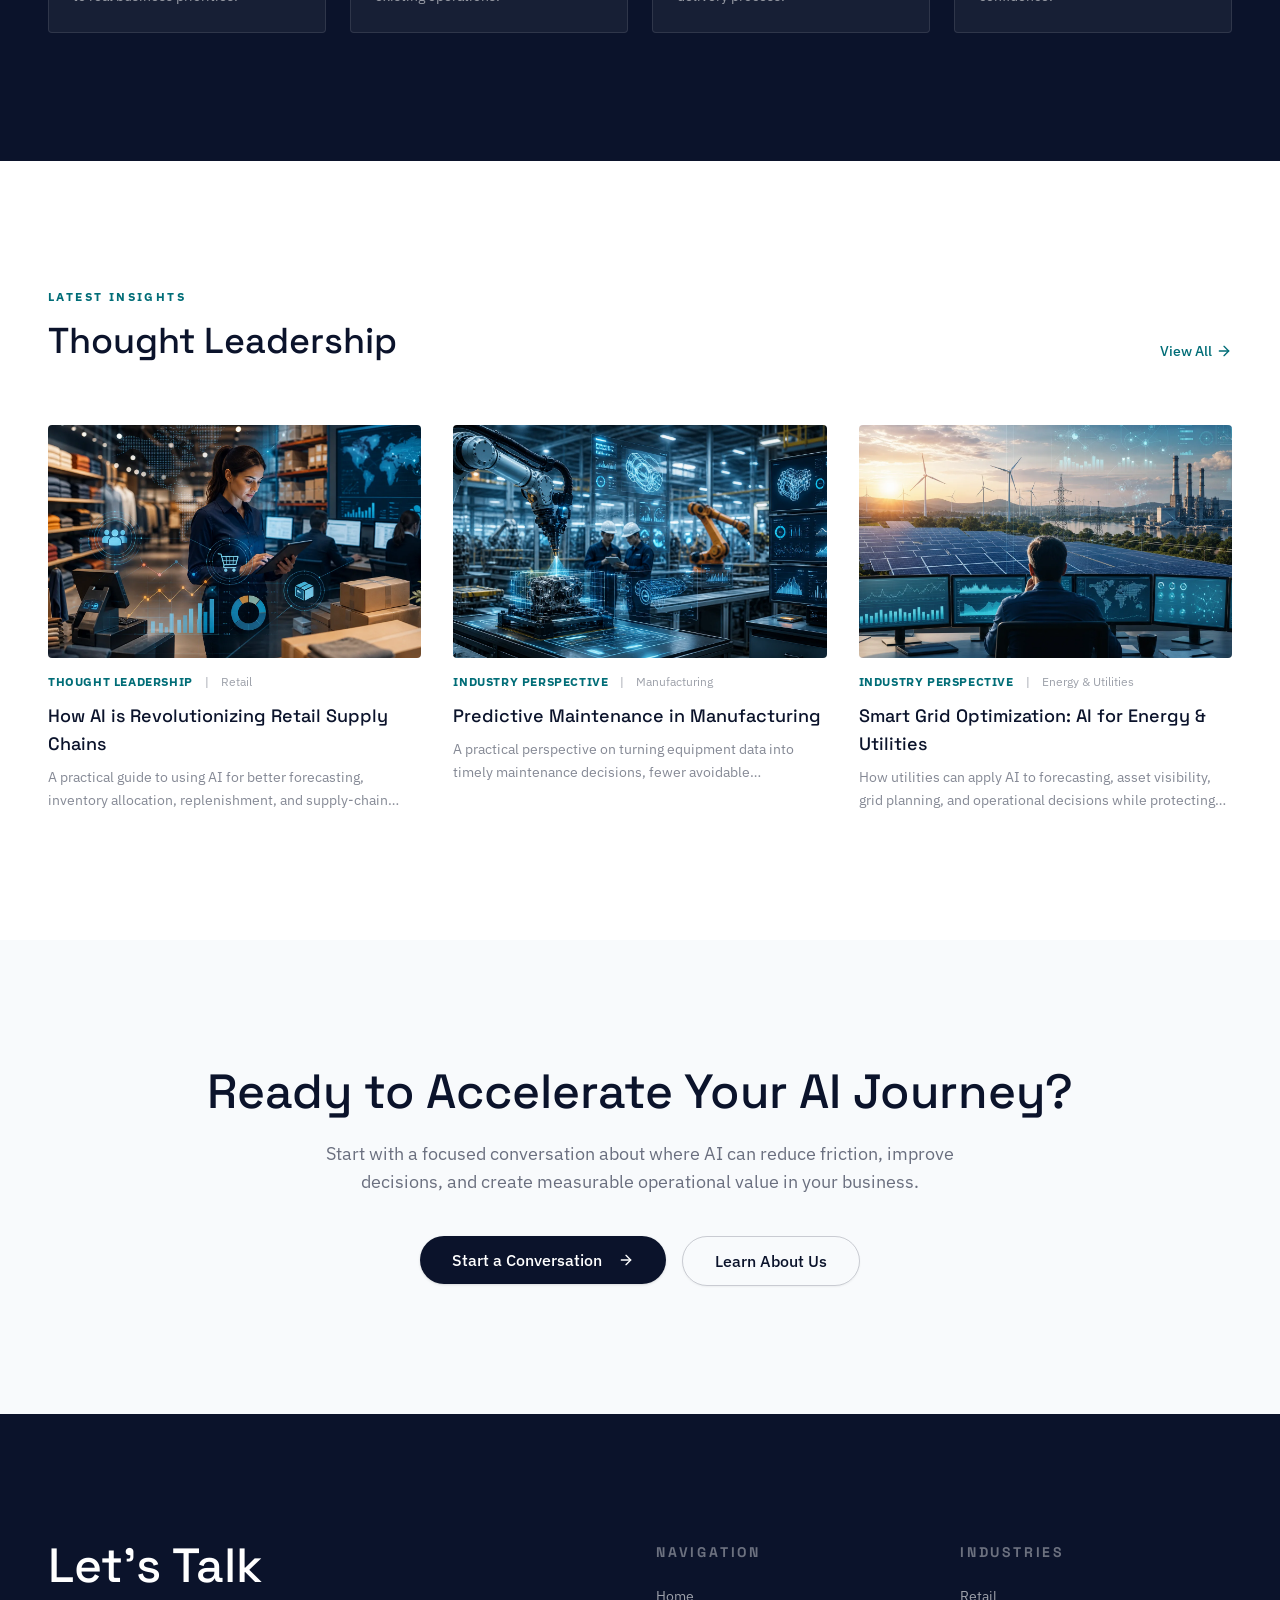
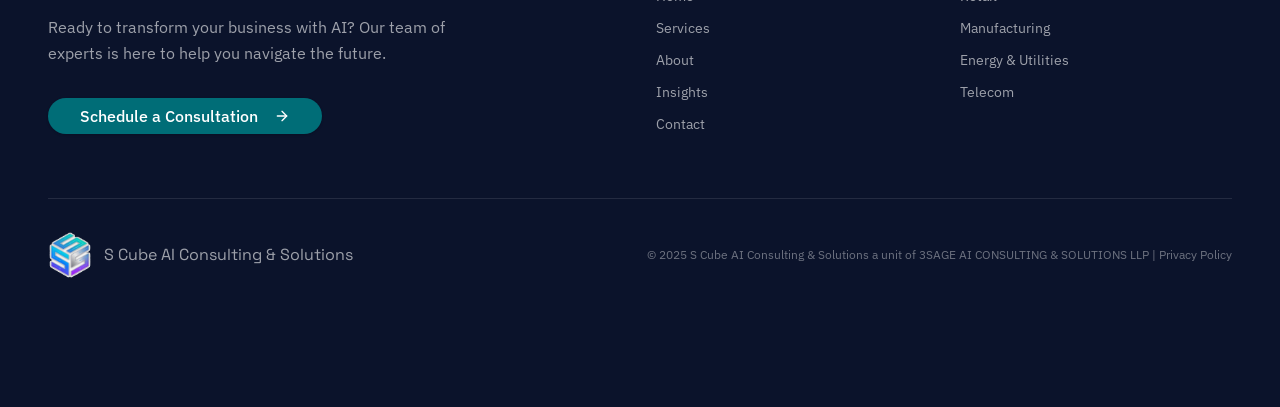
<file: insights/generative-ai-customer-experience/index.html>
<!doctype html><html lang="en-IN"><head><meta charset="utf-8"/><meta name="viewport" content="width=device-width,initial-scale=1"/><meta name="theme-color" content="#0B132B"/><link rel="preconnect" href="https://fonts.googleapis.com"/><link rel="preconnect" href="https://fonts.gstatic.com" crossorigin/><script src="/site-config.js"></script><script defer="defer" src="/static/js/main.8f564131.js"></script><link href="/static/css/main.820b9e00.css" rel="stylesheet">    <title>Generative AI in Customer Experience: Beyond Chatbots | S Cube AI Executive Guide</title>
    <meta name="description" content="A practical guide to using generative AI for employee assistance, knowledge access, service quality, and responsible customer interactions." />
    <meta name="robots" content="index,follow" />
    <link rel="canonical" href="https://scubeaiconsulting.in/insights/generative-ai-customer-experience/" />
    <meta property="og:site_name" content="S Cube AI Consulting &amp; Solutions" />
    <meta property="og:title" content="Generative AI in Customer Experience: Beyond Chatbots | S Cube AI Executive Guide" />
    <meta property="og:description" content="A practical guide to using generative AI for employee assistance, knowledge access, service quality, and responsible customer interactions." />
    <meta property="og:type" content="article" />
    <meta property="og:url" content="https://scubeaiconsulting.in/insights/generative-ai-customer-experience/" />
    <meta property="og:image" content="https://scubeaiconsulting.in/images/about-ai-team.webp" />
    <meta name="twitter:card" content="summary_large_image" />
    <meta name="twitter:title" content="Generative AI in Customer Experience: Beyond Chatbots | S Cube AI Executive Guide" />
    <meta name="twitter:description" content="A practical guide to using generative AI for employee assistance, knowledge access, service quality, and responsible customer interactions." />
    <meta name="twitter:image" content="https://scubeaiconsulting.in/images/about-ai-team.webp" />
    <script type="application/ld+json" id="seo-schema">[{"@context":"https://schema.org","@type":"Organization","name":"S Cube AI Consulting & Solutions","legalName":"3SAGE AI CONSULTING & SOLUTIONS LLP","url":"https://scubeaiconsulting.in","logo":"https://scubeaiconsulting.in/scube-logo.png","email":"contact@scubeaiconsulting.in","telephone":"+91-7003260866","description":"S Cube AI Consulting & Solutions helps businesses identify AI use cases, build practical solutions, and deploy responsible AI systems.","address":{"@type":"PostalAddress","streetAddress":"17, Pratapaditya Place","addressLocality":"Kolkata","postalCode":"700026","addressRegion":"West Bengal","addressCountry":"IN"},"areaServed":["India","Global"]},{"@context":"https://schema.org","@type":"ProfessionalService","name":"S Cube AI Consulting & Solutions","url":"https://scubeaiconsulting.in","image":"https://scubeaiconsulting.in/images/ai-consulting-hero.webp","email":"contact@scubeaiconsulting.in","telephone":"+91-7003260866","priceRange":"$$","address":{"@type":"PostalAddress","streetAddress":"17, Pratapaditya Place","addressLocality":"Kolkata","postalCode":"700026","addressRegion":"West Bengal","addressCountry":"IN"},"areaServed":["India","Global"],"serviceType":["AI strategy consulting","AI solution development","Responsible AI consulting","Data analytics consulting","AI automation consulting"]},{"@context":"https://schema.org","@type":"WebSite","name":"S Cube AI Consulting & Solutions","url":"https://scubeaiconsulting.in","publisher":{"@type":"Organization","name":"S Cube AI Consulting & Solutions"}},{"@context":"https://schema.org","@type":"BreadcrumbList","itemListElement":[{"@type":"ListItem","position":1,"name":"Home","item":"https://scubeaiconsulting.in"},{"@type":"ListItem","position":2,"name":"Insights","item":"https://scubeaiconsulting.in/insights/"},{"@type":"ListItem","position":3,"name":"Generative AI in Customer Experience: Beyond Chatbots","item":"https://scubeaiconsulting.in/insights/generative-ai-customer-experience/"}]},{"@context":"https://schema.org","@type":"Article","headline":"Generative AI in Customer Experience: Beyond Chatbots","description":"A practical guide to using generative AI for employee assistance, knowledge access, service quality, and responsible customer interactions.","image":"https://scubeaiconsulting.in/images/about-ai-team.webp","datePublished":"2025-10-28T10:00:00+00:00","dateModified":"2025-10-28T10:00:00+00:00","author":{"@type":"Organization","name":"S Cube AI Consulting & Solutions"},"publisher":{"@type":"Organization","name":"S Cube AI Consulting & Solutions","logo":{"@type":"ImageObject","url":"https://scubeaiconsulting.in/scube-logo.png"}},"mainEntityOfPage":"https://scubeaiconsulting.in/insights/generative-ai-customer-experience/"}]</script>
  </head><body><noscript>You need to enable JavaScript to run this app.</noscript><div id="root"></div></body></html>
</file>
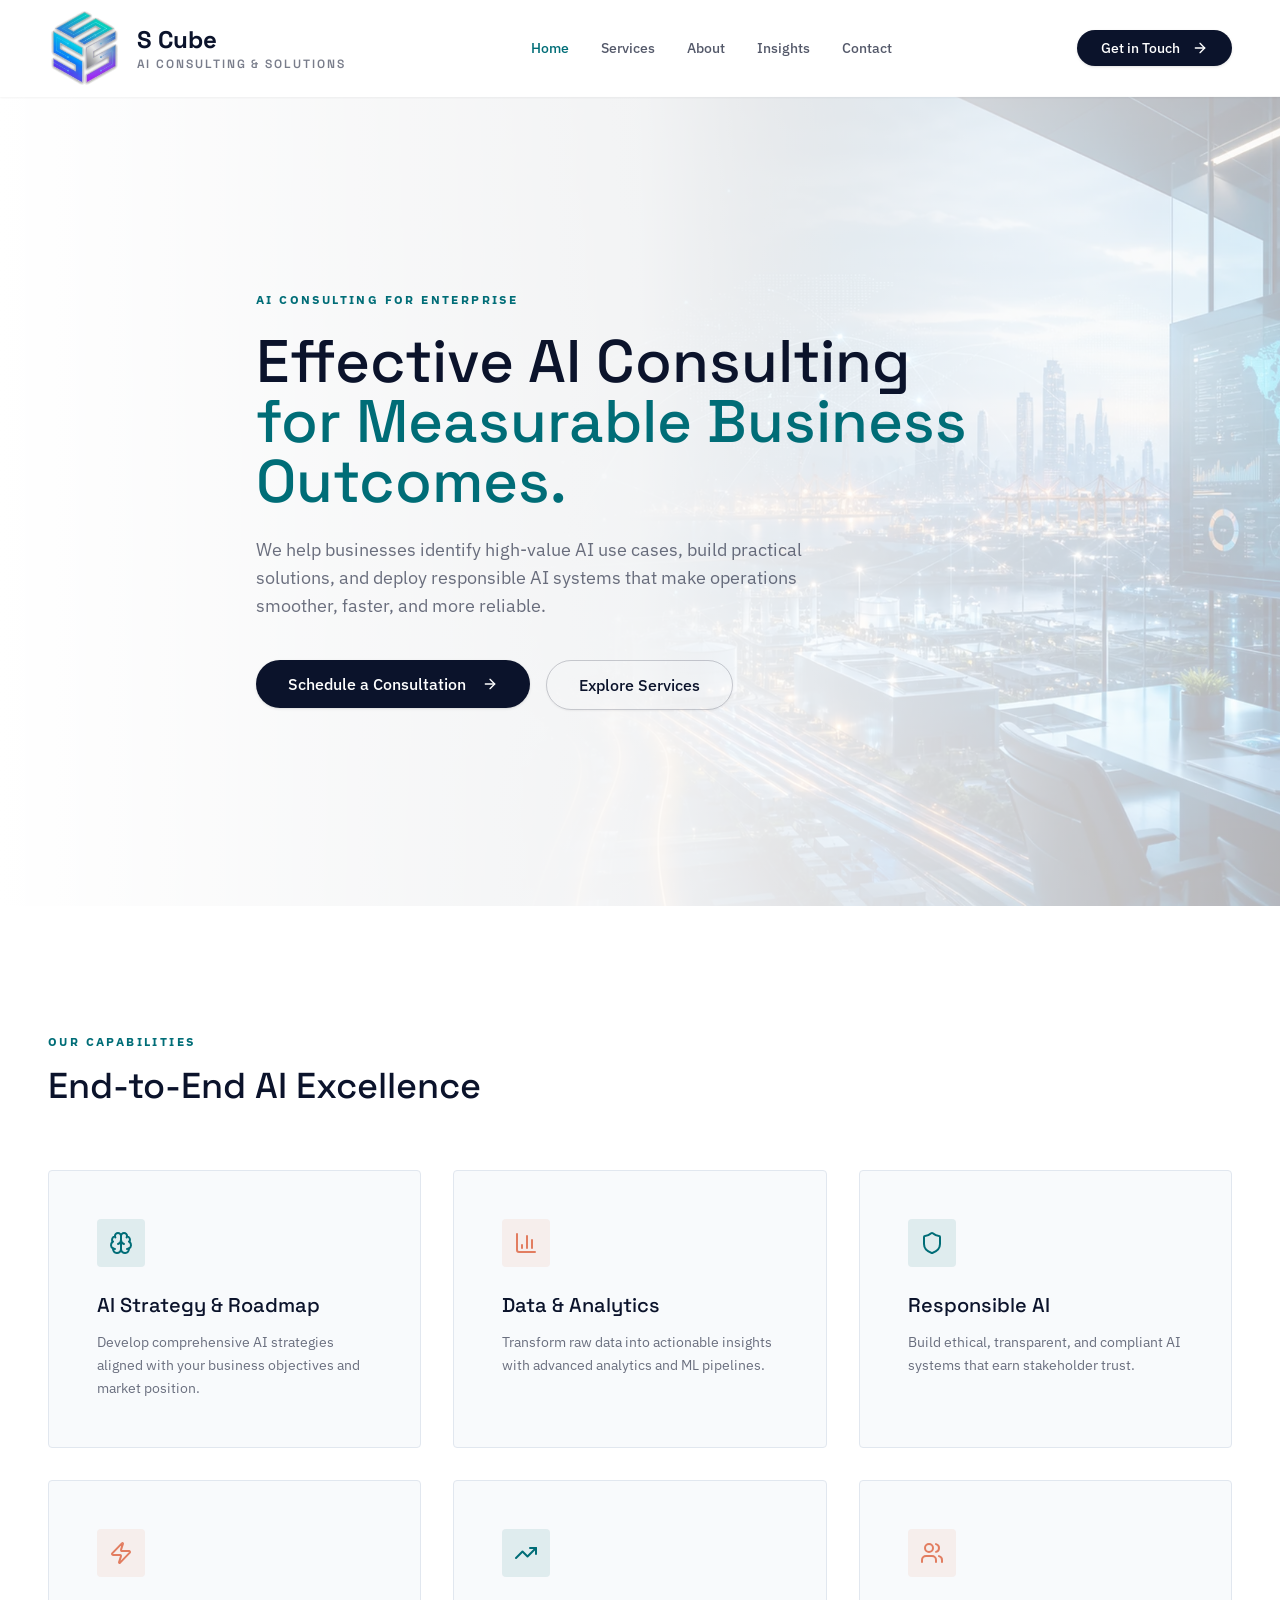
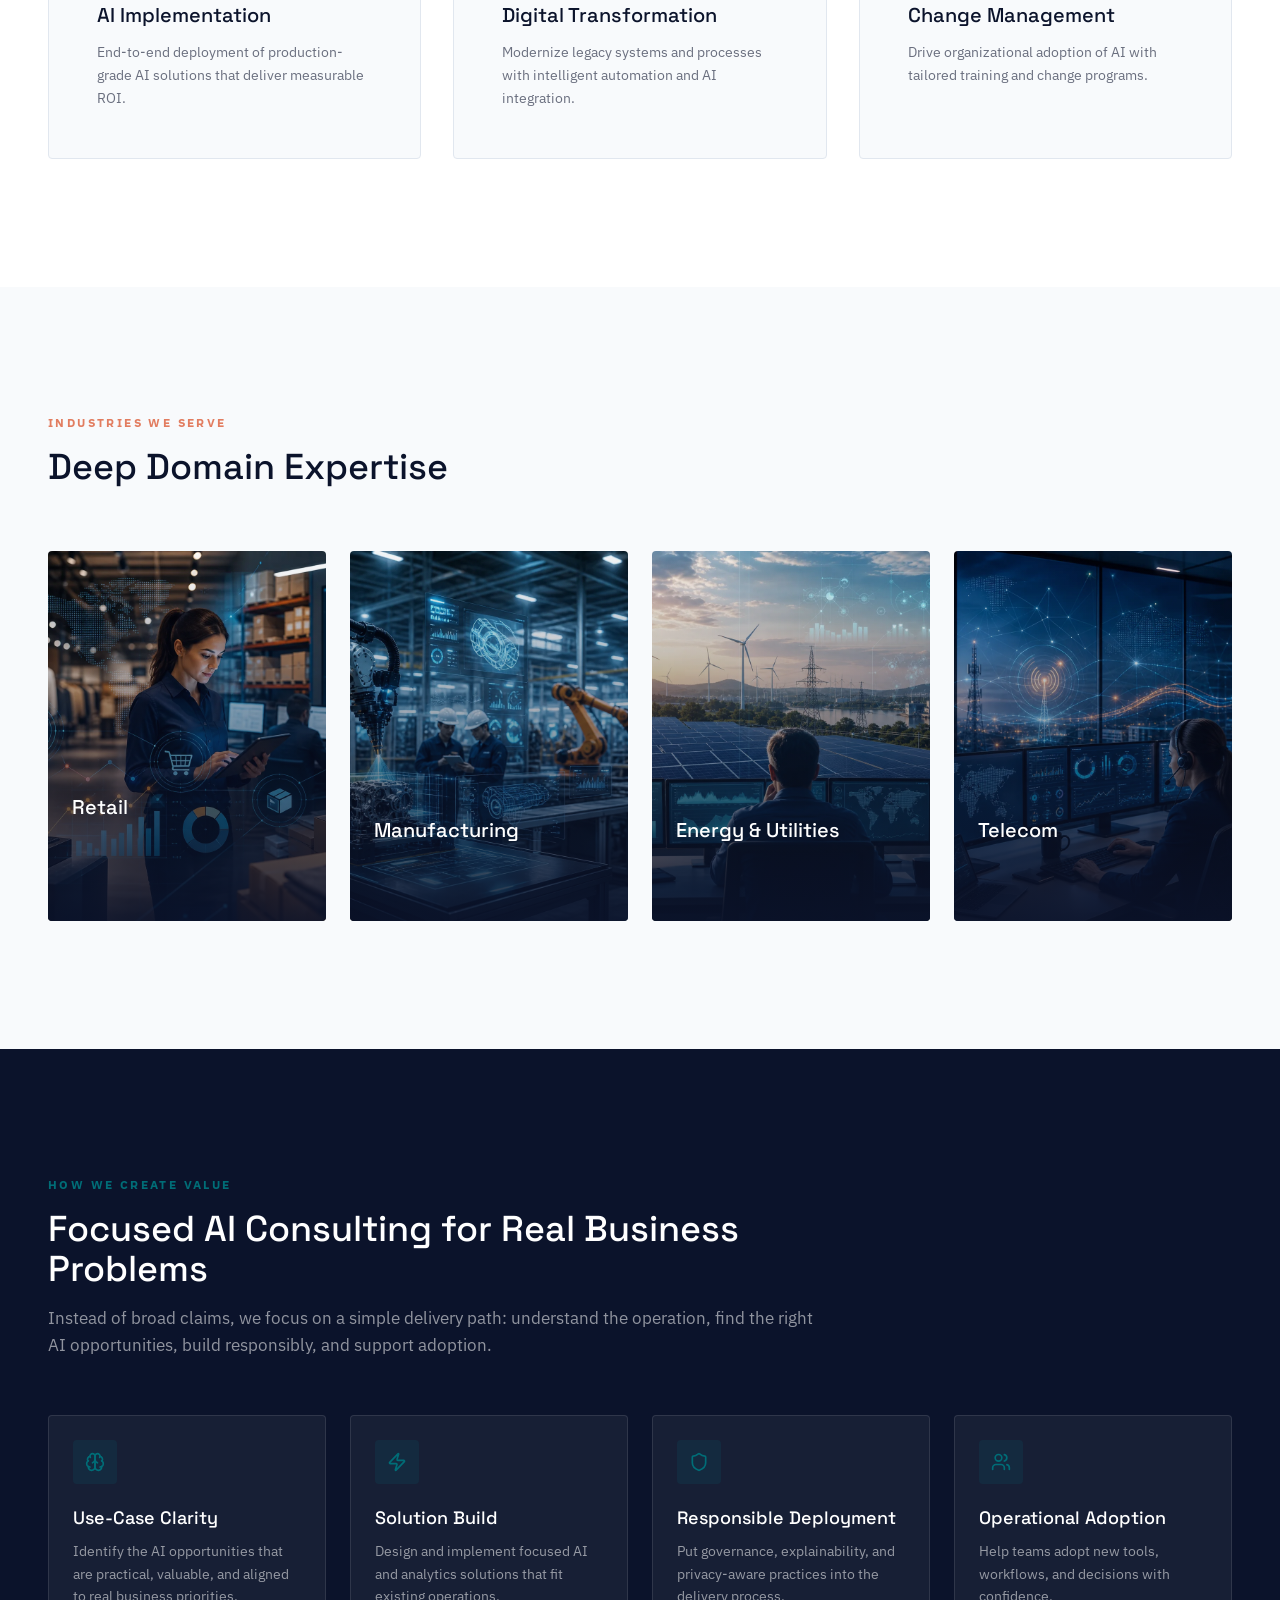
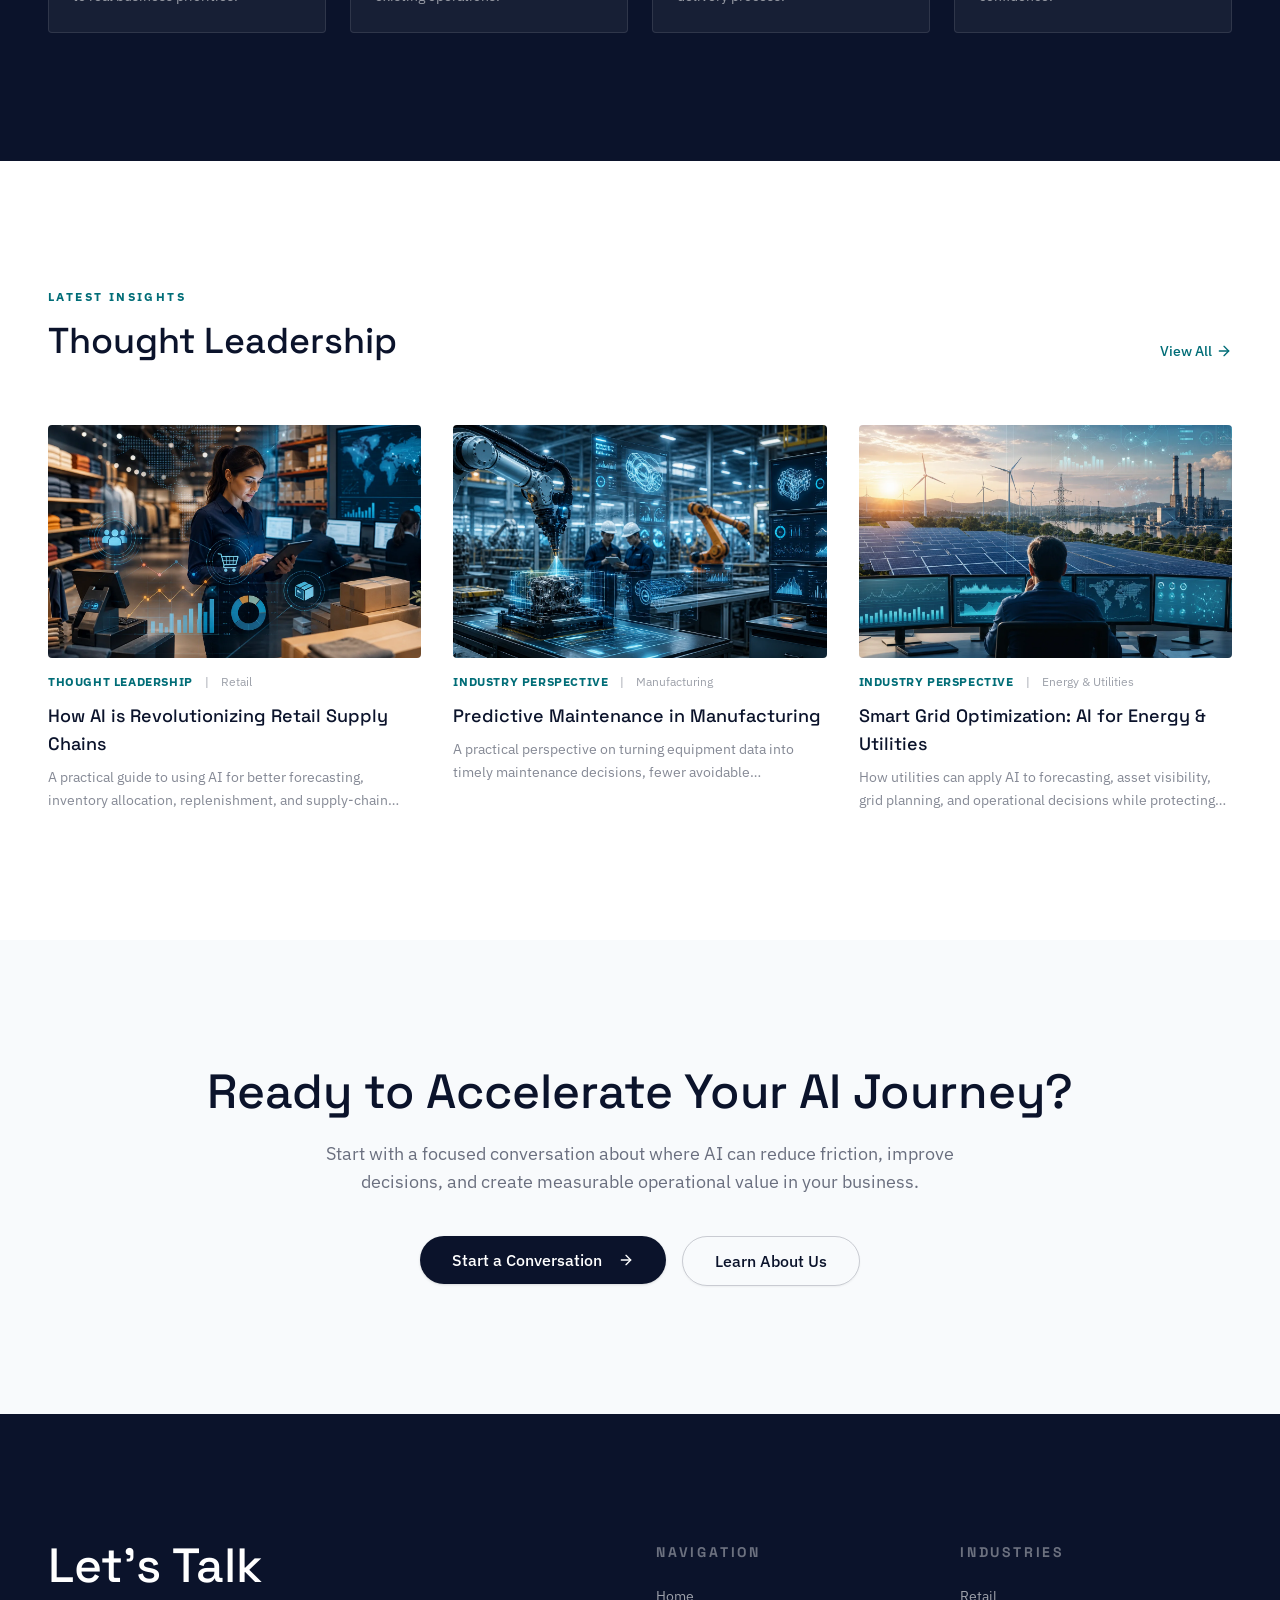
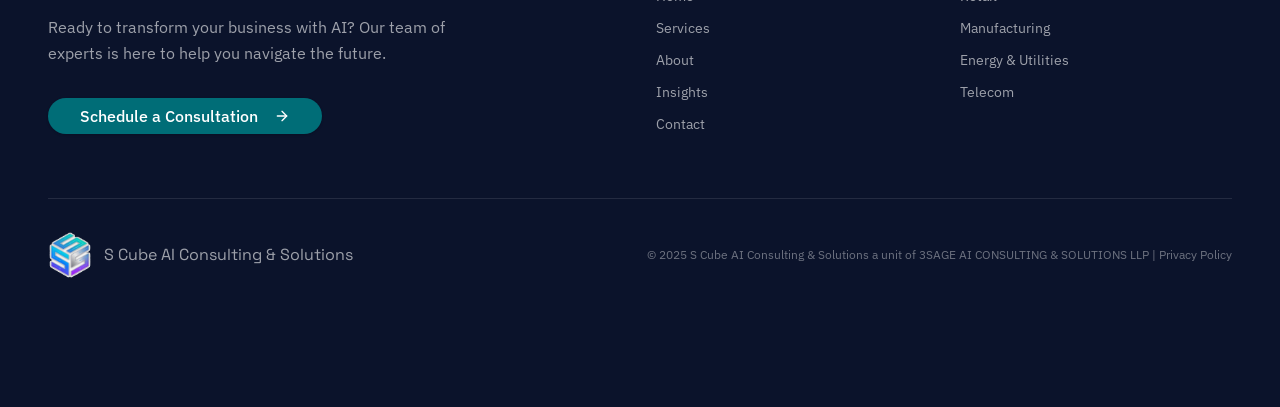
<file: insights/predictive-maintenance-manufacturing/index.html>
<!doctype html><html lang="en-IN"><head><meta charset="utf-8"/><meta name="viewport" content="width=device-width,initial-scale=1"/><meta name="theme-color" content="#0B132B"/><link rel="preconnect" href="https://fonts.googleapis.com"/><link rel="preconnect" href="https://fonts.gstatic.com" crossorigin/><script src="/site-config.js"></script><script defer="defer" src="/static/js/main.8f564131.js"></script><link href="/static/css/main.820b9e00.css" rel="stylesheet">    <title>Predictive Maintenance in Manufacturing | S Cube AI Executive Guide</title>
    <meta name="description" content="A practical perspective on turning equipment data into timely maintenance decisions, fewer avoidable disruptions, and more reliable industrial operations." />
    <meta name="robots" content="index,follow" />
    <link rel="canonical" href="https://scubeaiconsulting.in/insights/predictive-maintenance-manufacturing/" />
    <meta property="og:site_name" content="S Cube AI Consulting &amp; Solutions" />
    <meta property="og:title" content="Predictive Maintenance in Manufacturing | S Cube AI Executive Guide" />
    <meta property="og:description" content="A practical perspective on turning equipment data into timely maintenance decisions, fewer avoidable disruptions, and more reliable industrial operations." />
    <meta property="og:type" content="article" />
    <meta property="og:url" content="https://scubeaiconsulting.in/insights/predictive-maintenance-manufacturing/" />
    <meta property="og:image" content="https://scubeaiconsulting.in/images/manufacturing-ai.webp" />
    <meta name="twitter:card" content="summary_large_image" />
    <meta name="twitter:title" content="Predictive Maintenance in Manufacturing | S Cube AI Executive Guide" />
    <meta name="twitter:description" content="A practical perspective on turning equipment data into timely maintenance decisions, fewer avoidable disruptions, and more reliable industrial operations." />
    <meta name="twitter:image" content="https://scubeaiconsulting.in/images/manufacturing-ai.webp" />
    <script type="application/ld+json" id="seo-schema">[{"@context":"https://schema.org","@type":"Organization","name":"S Cube AI Consulting & Solutions","legalName":"3SAGE AI CONSULTING & SOLUTIONS LLP","url":"https://scubeaiconsulting.in","logo":"https://scubeaiconsulting.in/scube-logo.png","email":"contact@scubeaiconsulting.in","telephone":"+91-7003260866","description":"S Cube AI Consulting & Solutions helps businesses identify AI use cases, build practical solutions, and deploy responsible AI systems.","address":{"@type":"PostalAddress","streetAddress":"17, Pratapaditya Place","addressLocality":"Kolkata","postalCode":"700026","addressRegion":"West Bengal","addressCountry":"IN"},"areaServed":["India","Global"]},{"@context":"https://schema.org","@type":"ProfessionalService","name":"S Cube AI Consulting & Solutions","url":"https://scubeaiconsulting.in","image":"https://scubeaiconsulting.in/images/ai-consulting-hero.webp","email":"contact@scubeaiconsulting.in","telephone":"+91-7003260866","priceRange":"$$","address":{"@type":"PostalAddress","streetAddress":"17, Pratapaditya Place","addressLocality":"Kolkata","postalCode":"700026","addressRegion":"West Bengal","addressCountry":"IN"},"areaServed":["India","Global"],"serviceType":["AI strategy consulting","AI solution development","Responsible AI consulting","Data analytics consulting","AI automation consulting"]},{"@context":"https://schema.org","@type":"WebSite","name":"S Cube AI Consulting & Solutions","url":"https://scubeaiconsulting.in","publisher":{"@type":"Organization","name":"S Cube AI Consulting & Solutions"}},{"@context":"https://schema.org","@type":"BreadcrumbList","itemListElement":[{"@type":"ListItem","position":1,"name":"Home","item":"https://scubeaiconsulting.in"},{"@type":"ListItem","position":2,"name":"Insights","item":"https://scubeaiconsulting.in/insights/"},{"@type":"ListItem","position":3,"name":"Predictive Maintenance in Manufacturing","item":"https://scubeaiconsulting.in/insights/predictive-maintenance-manufacturing/"}]},{"@context":"https://schema.org","@type":"Article","headline":"Predictive Maintenance in Manufacturing","description":"A practical perspective on turning equipment data into timely maintenance decisions, fewer avoidable disruptions, and more reliable industrial operations.","image":"https://scubeaiconsulting.in/images/manufacturing-ai.webp","datePublished":"2025-11-25T10:00:00+00:00","dateModified":"2025-11-25T10:00:00+00:00","author":{"@type":"Organization","name":"S Cube AI Consulting & Solutions"},"publisher":{"@type":"Organization","name":"S Cube AI Consulting & Solutions","logo":{"@type":"ImageObject","url":"https://scubeaiconsulting.in/scube-logo.png"}},"mainEntityOfPage":"https://scubeaiconsulting.in/insights/predictive-maintenance-manufacturing/"}]</script>
  </head><body><noscript>You need to enable JavaScript to run this app.</noscript><div id="root"></div></body></html>
</file>
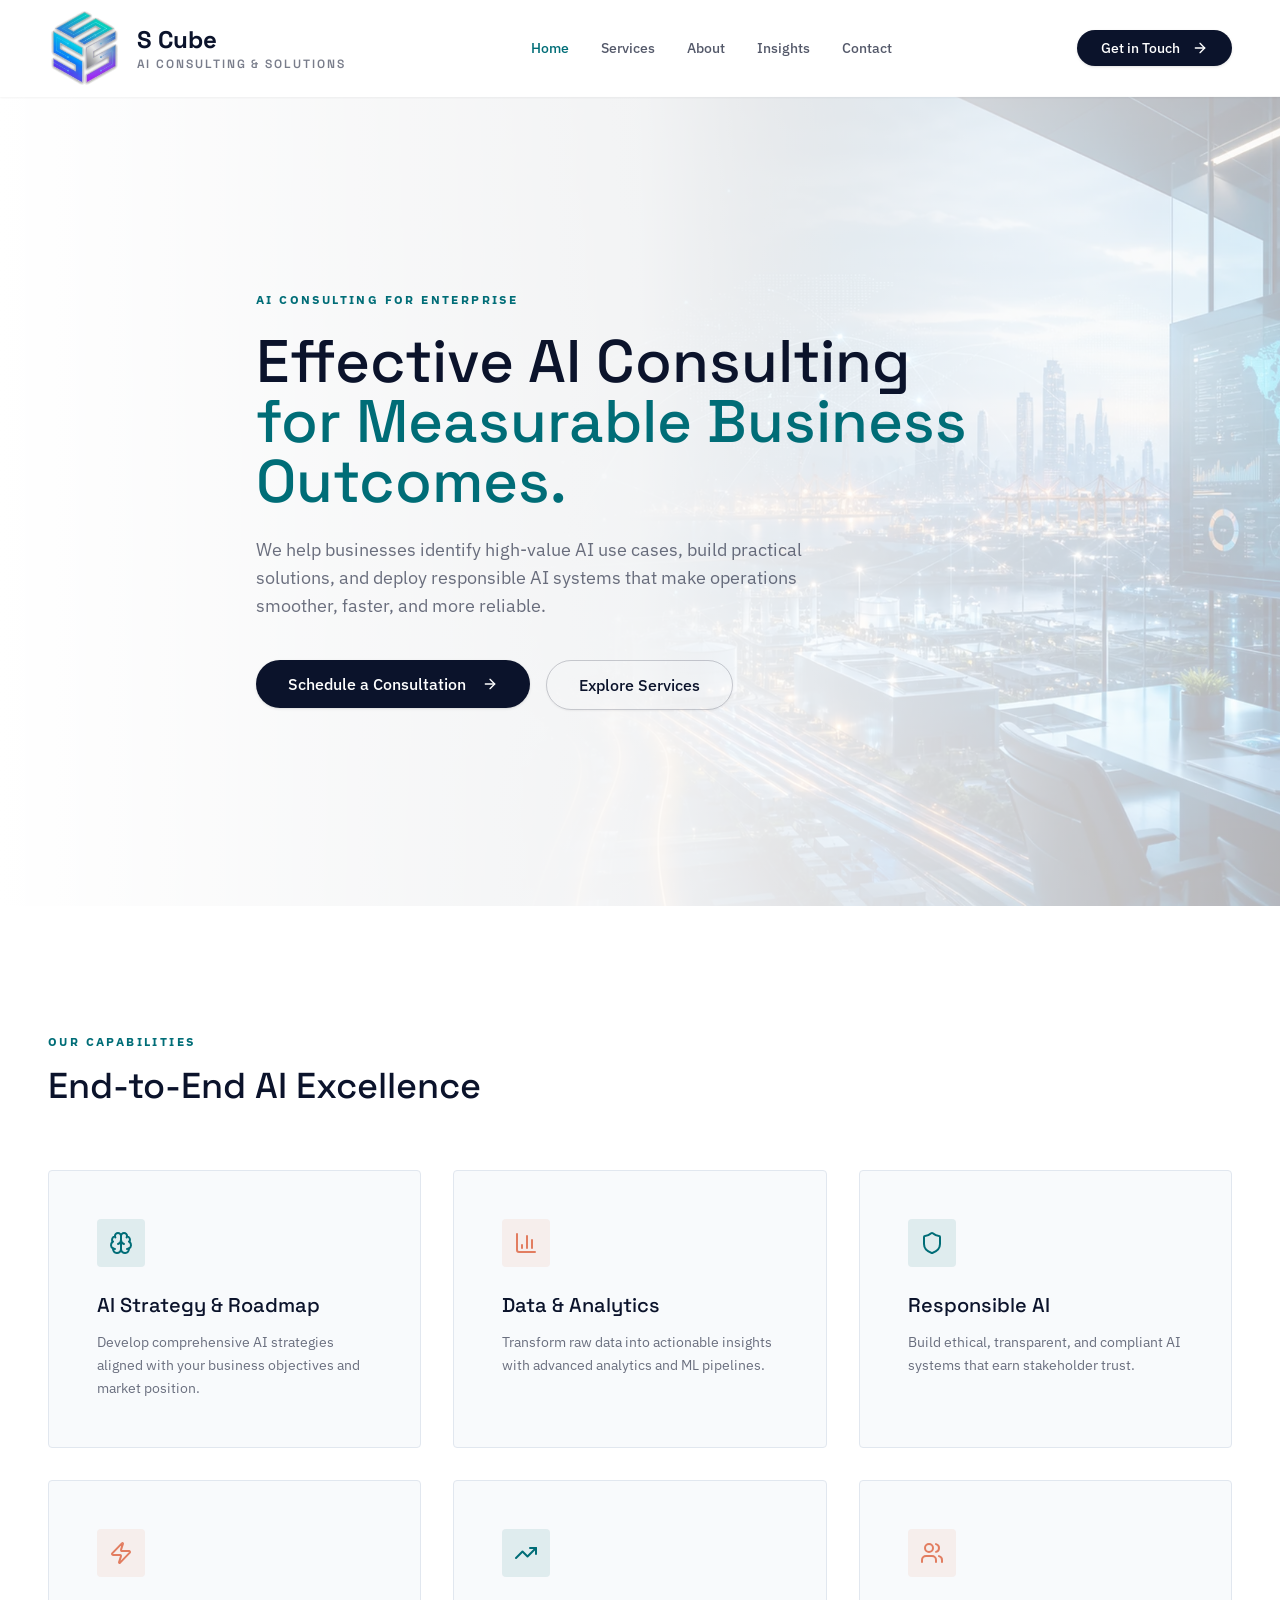
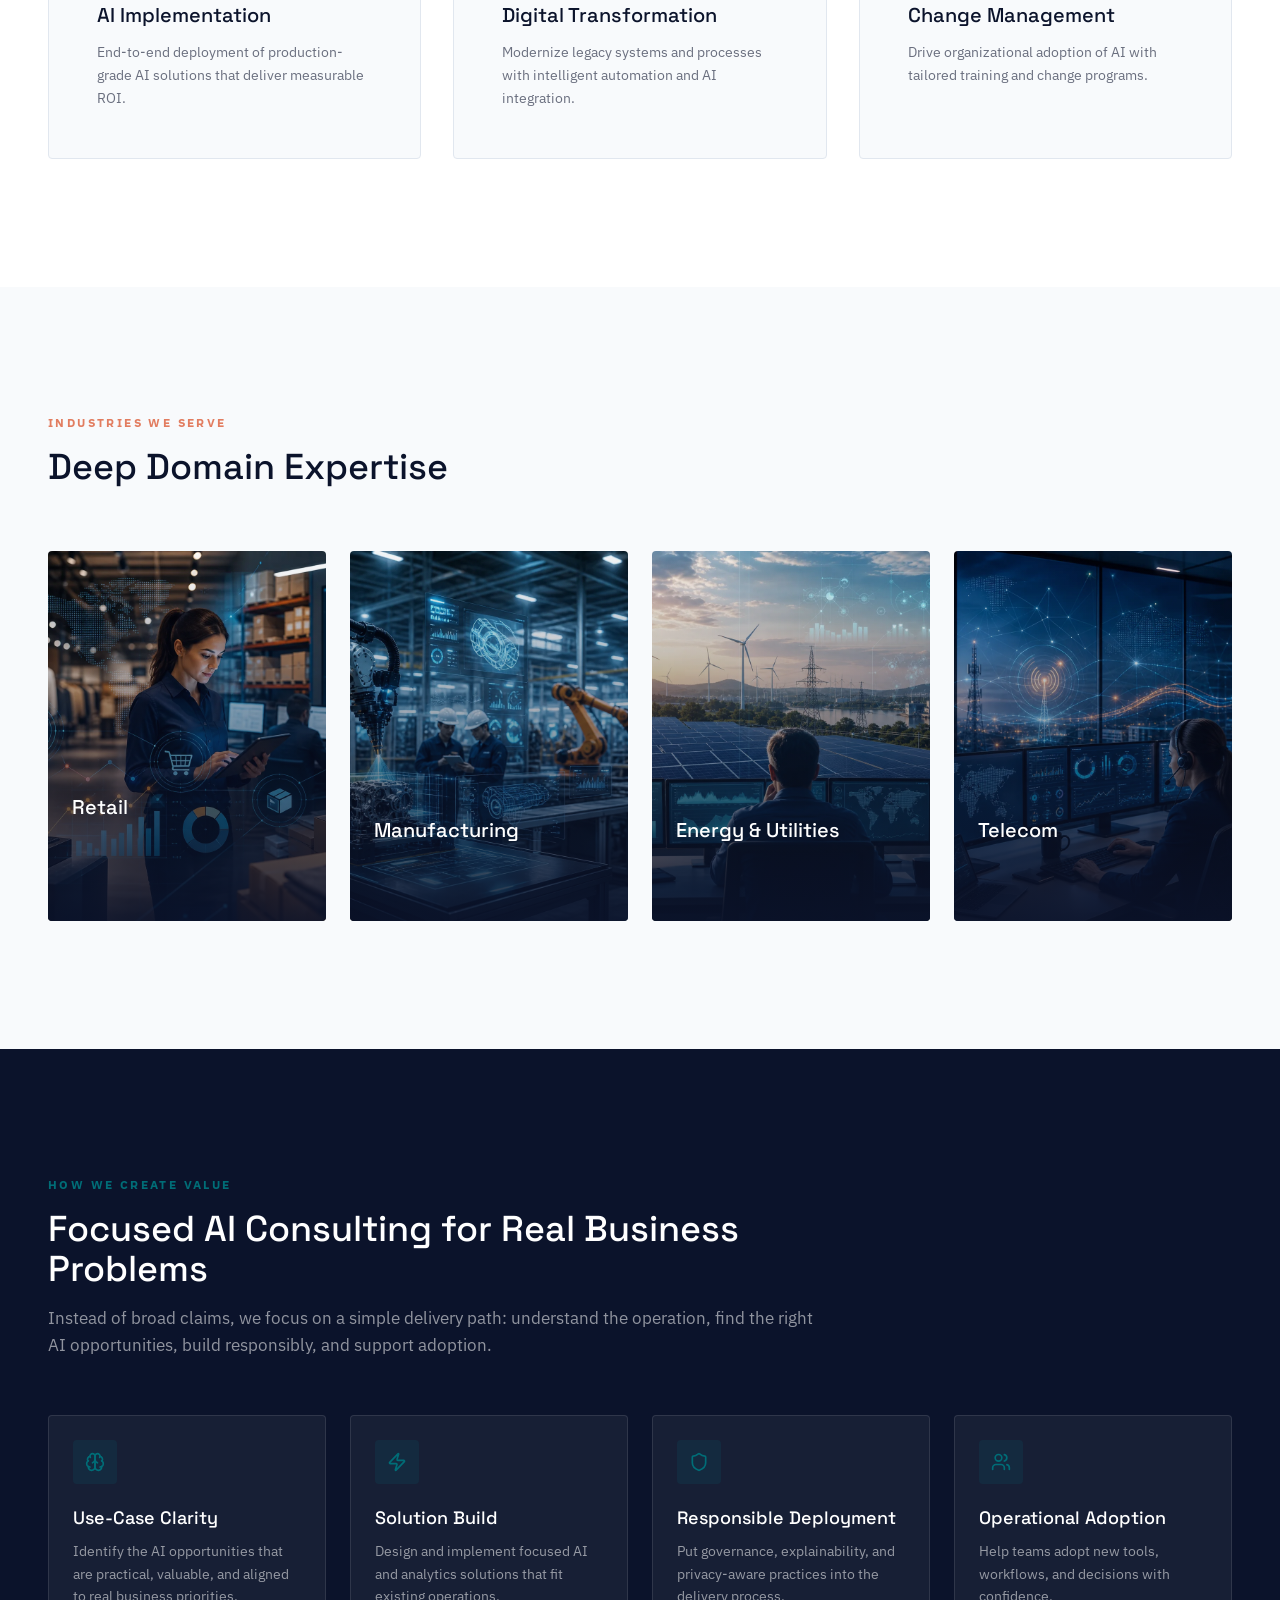
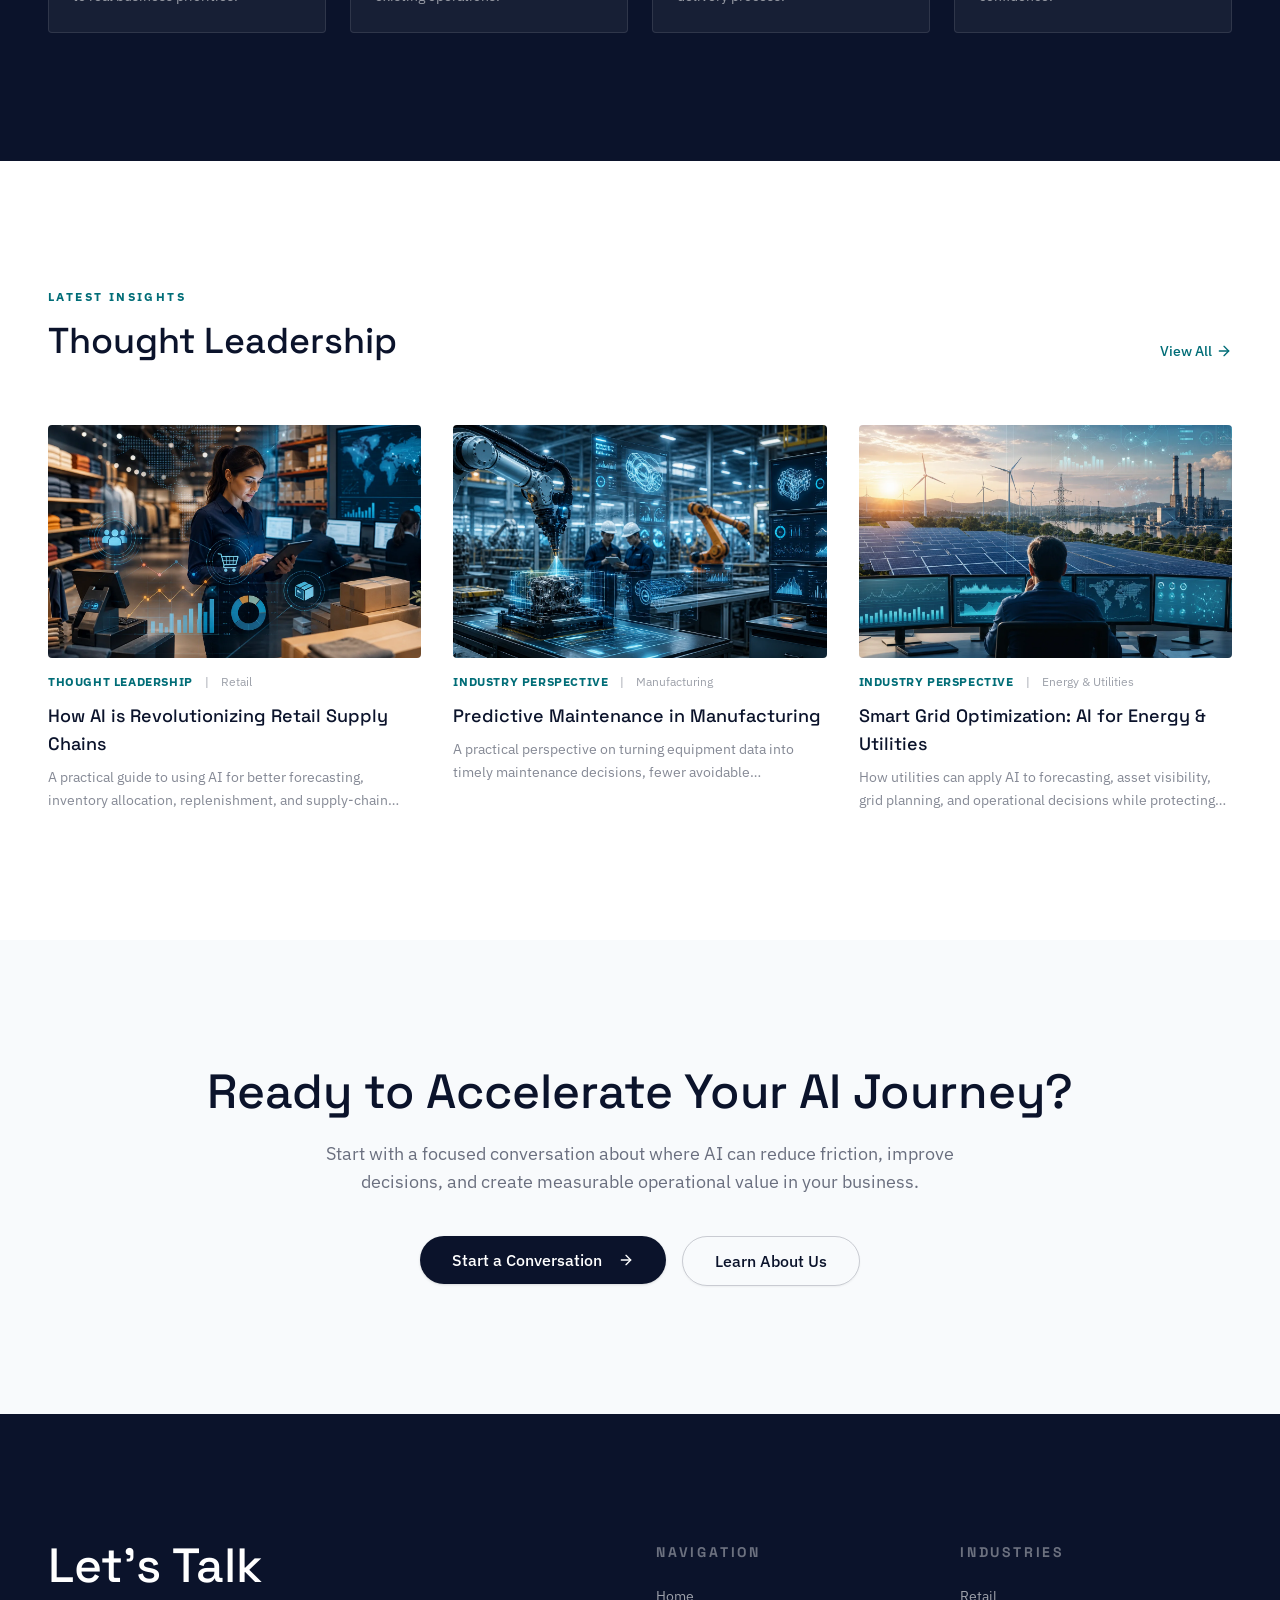
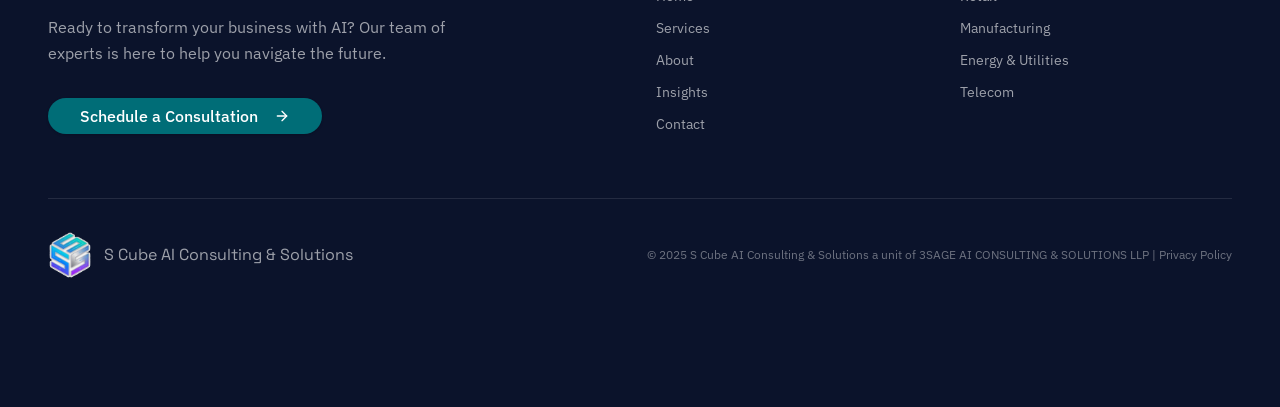
<file: insights/roi-enterprise-ai-csuite/index.html>
<!doctype html><html lang="en-IN"><head><meta charset="utf-8"/><meta name="viewport" content="width=device-width,initial-scale=1"/><meta name="theme-color" content="#0B132B"/><link rel="preconnect" href="https://fonts.googleapis.com"/><link rel="preconnect" href="https://fonts.gstatic.com" crossorigin/><script src="/site-config.js"></script><script defer="defer" src="/static/js/main.8f564131.js"></script><link href="/static/css/main.820b9e00.css" rel="stylesheet">    <title>The ROI of Enterprise AI: What C-Suite Leaders Need to Know | S Cube AI Executive Guide</title>
    <meta name="description" content="A practical framework for connecting enterprise AI investment to measurable business outcomes, full lifecycle costs, adoption, and accountable value realiz..." />
    <meta name="robots" content="index,follow" />
    <link rel="canonical" href="https://scubeaiconsulting.in/insights/roi-enterprise-ai-csuite/" />
    <meta property="og:site_name" content="S Cube AI Consulting &amp; Solutions" />
    <meta property="og:title" content="The ROI of Enterprise AI: What C-Suite Leaders Need to Know | S Cube AI Executive Guide" />
    <meta property="og:description" content="A practical framework for connecting enterprise AI investment to measurable business outcomes, full lifecycle costs, adoption, and accountable value realiz..." />
    <meta property="og:type" content="article" />
    <meta property="og:url" content="https://scubeaiconsulting.in/insights/roi-enterprise-ai-csuite/" />
    <meta property="og:image" content="https://scubeaiconsulting.in/images/ai-consulting-hero.webp" />
    <meta name="twitter:card" content="summary_large_image" />
    <meta name="twitter:title" content="The ROI of Enterprise AI: What C-Suite Leaders Need to Know | S Cube AI Executive Guide" />
    <meta name="twitter:description" content="A practical framework for connecting enterprise AI investment to measurable business outcomes, full lifecycle costs, adoption, and accountable value realiz..." />
    <meta name="twitter:image" content="https://scubeaiconsulting.in/images/ai-consulting-hero.webp" />
    <script type="application/ld+json" id="seo-schema">[{"@context":"https://schema.org","@type":"Organization","name":"S Cube AI Consulting & Solutions","legalName":"3SAGE AI CONSULTING & SOLUTIONS LLP","url":"https://scubeaiconsulting.in","logo":"https://scubeaiconsulting.in/scube-logo.png","email":"contact@scubeaiconsulting.in","telephone":"+91-7003260866","description":"S Cube AI Consulting & Solutions helps businesses identify AI use cases, build practical solutions, and deploy responsible AI systems.","address":{"@type":"PostalAddress","streetAddress":"17, Pratapaditya Place","addressLocality":"Kolkata","postalCode":"700026","addressRegion":"West Bengal","addressCountry":"IN"},"areaServed":["India","Global"]},{"@context":"https://schema.org","@type":"ProfessionalService","name":"S Cube AI Consulting & Solutions","url":"https://scubeaiconsulting.in","image":"https://scubeaiconsulting.in/images/ai-consulting-hero.webp","email":"contact@scubeaiconsulting.in","telephone":"+91-7003260866","priceRange":"$$","address":{"@type":"PostalAddress","streetAddress":"17, Pratapaditya Place","addressLocality":"Kolkata","postalCode":"700026","addressRegion":"West Bengal","addressCountry":"IN"},"areaServed":["India","Global"],"serviceType":["AI strategy consulting","AI solution development","Responsible AI consulting","Data analytics consulting","AI automation consulting"]},{"@context":"https://schema.org","@type":"WebSite","name":"S Cube AI Consulting & Solutions","url":"https://scubeaiconsulting.in","publisher":{"@type":"Organization","name":"S Cube AI Consulting & Solutions"}},{"@context":"https://schema.org","@type":"BreadcrumbList","itemListElement":[{"@type":"ListItem","position":1,"name":"Home","item":"https://scubeaiconsulting.in"},{"@type":"ListItem","position":2,"name":"Insights","item":"https://scubeaiconsulting.in/insights/"},{"@type":"ListItem","position":3,"name":"The ROI of Enterprise AI: What C-Suite Leaders Need to Know","item":"https://scubeaiconsulting.in/insights/roi-enterprise-ai-csuite/"}]},{"@context":"https://schema.org","@type":"Article","headline":"The ROI of Enterprise AI: What C-Suite Leaders Need to Know","description":"A practical framework for connecting enterprise AI investment to measurable business outcomes, full lifecycle costs, adoption, and accountable value realiz...","image":"https://scubeaiconsulting.in/images/ai-consulting-hero.webp","datePublished":"2025-11-05T10:00:00+00:00","dateModified":"2025-11-05T10:00:00+00:00","author":{"@type":"Organization","name":"S Cube AI Consulting & Solutions"},"publisher":{"@type":"Organization","name":"S Cube AI Consulting & Solutions","logo":{"@type":"ImageObject","url":"https://scubeaiconsulting.in/scube-logo.png"}},"mainEntityOfPage":"https://scubeaiconsulting.in/insights/roi-enterprise-ai-csuite/"}]</script>
  </head><body><noscript>You need to enable JavaScript to run this app.</noscript><div id="root"></div></body></html>
</file>
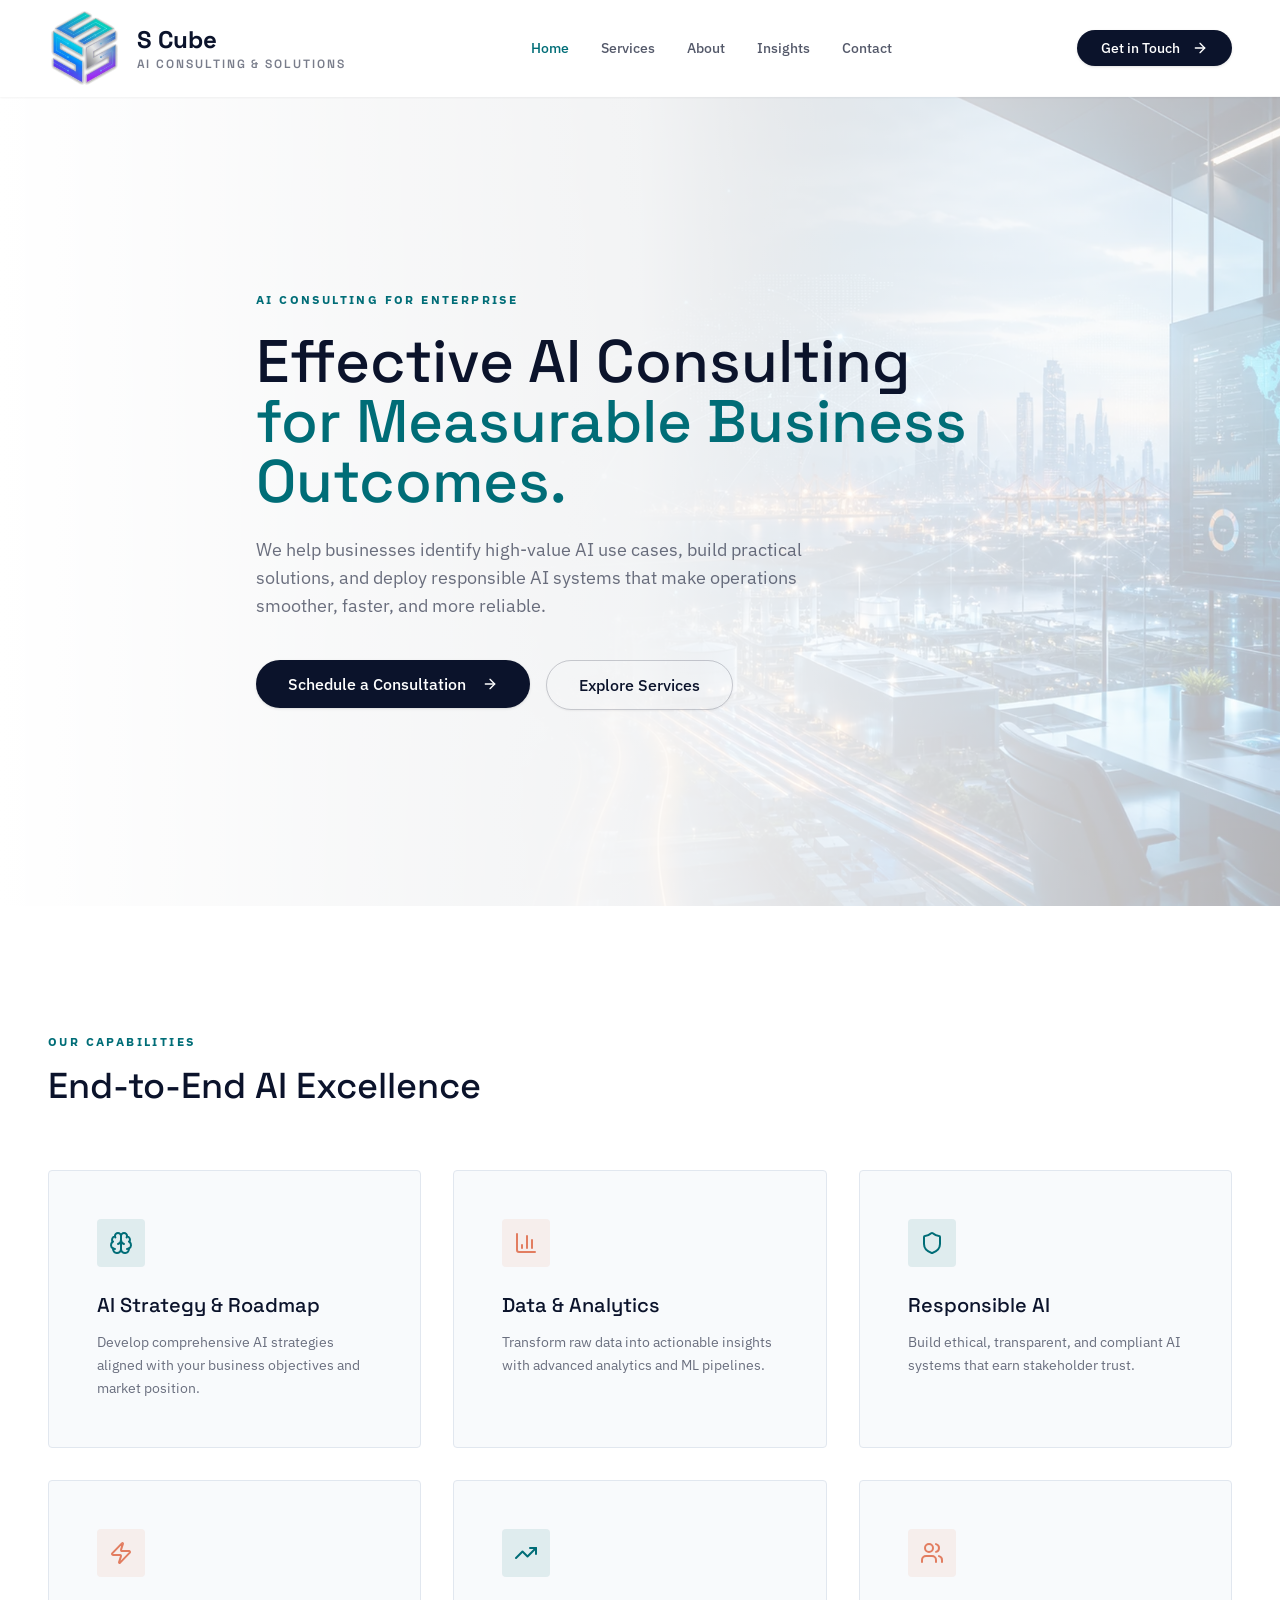
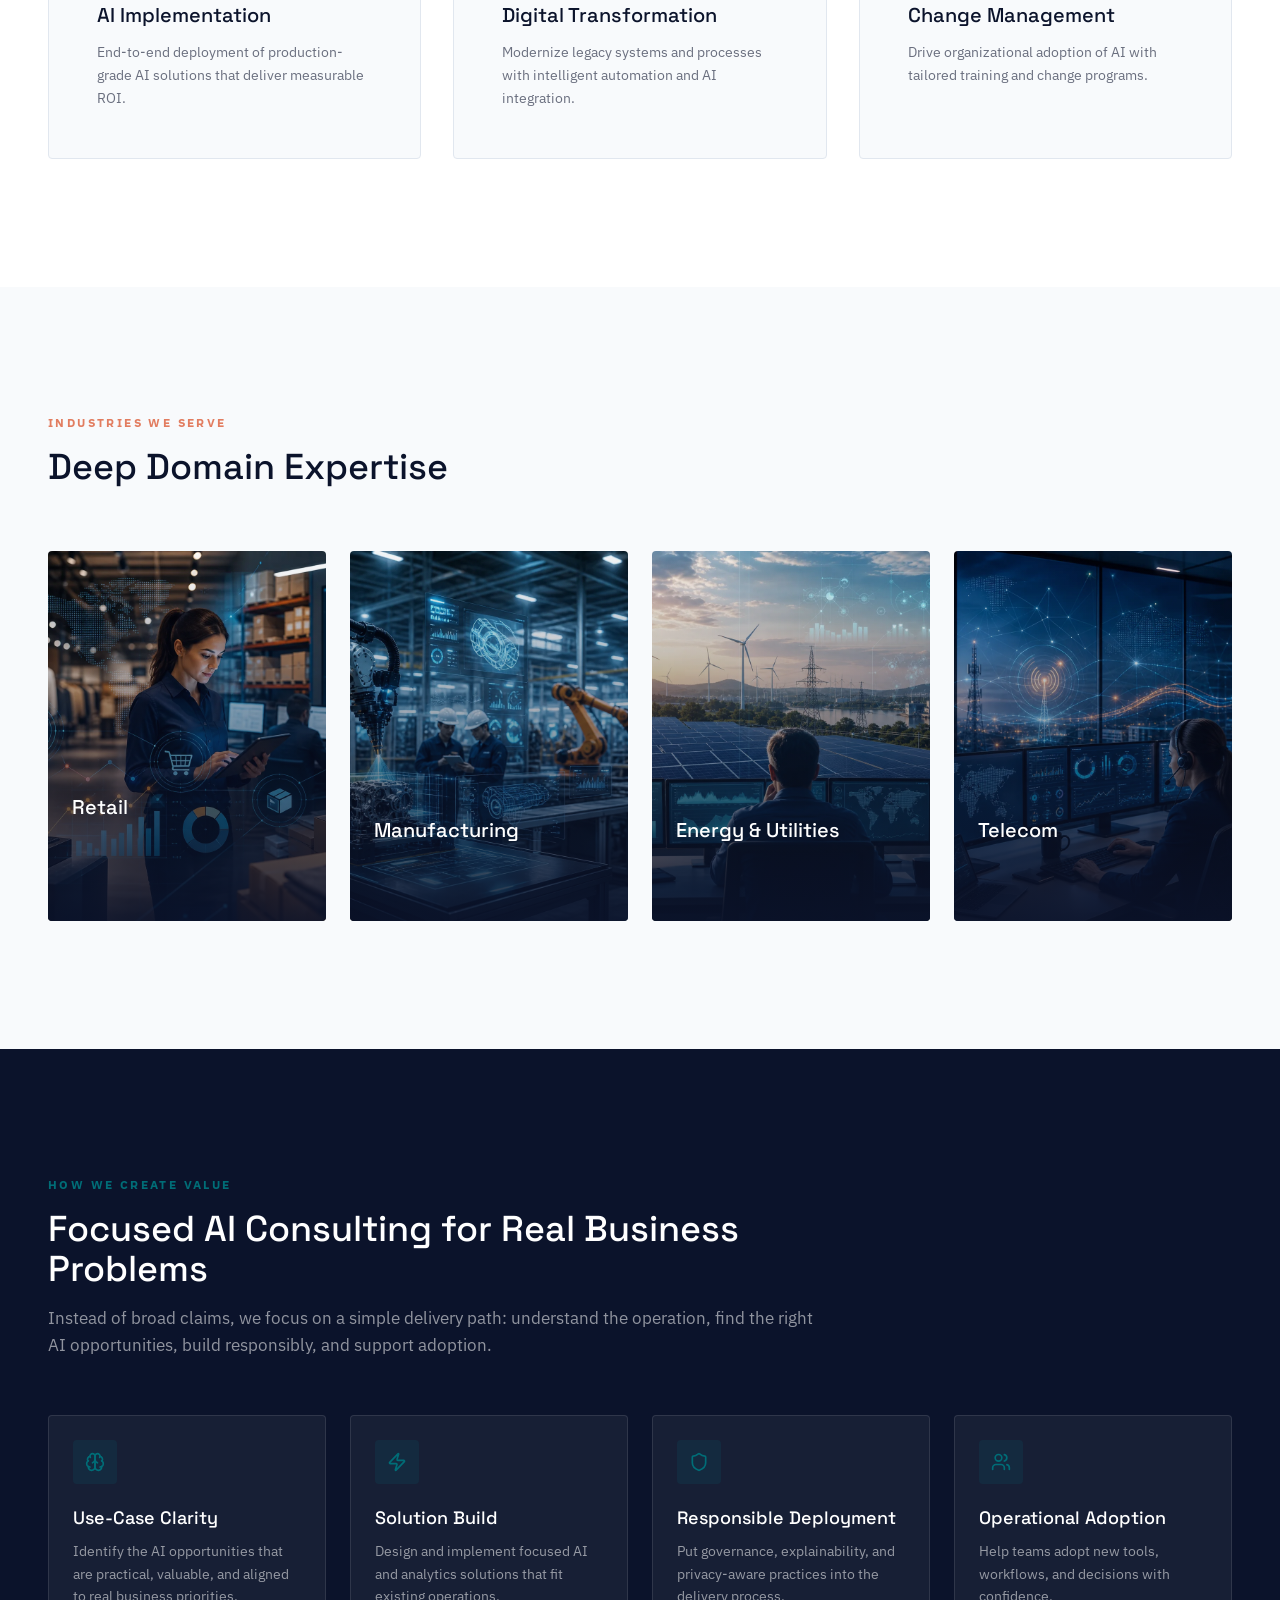
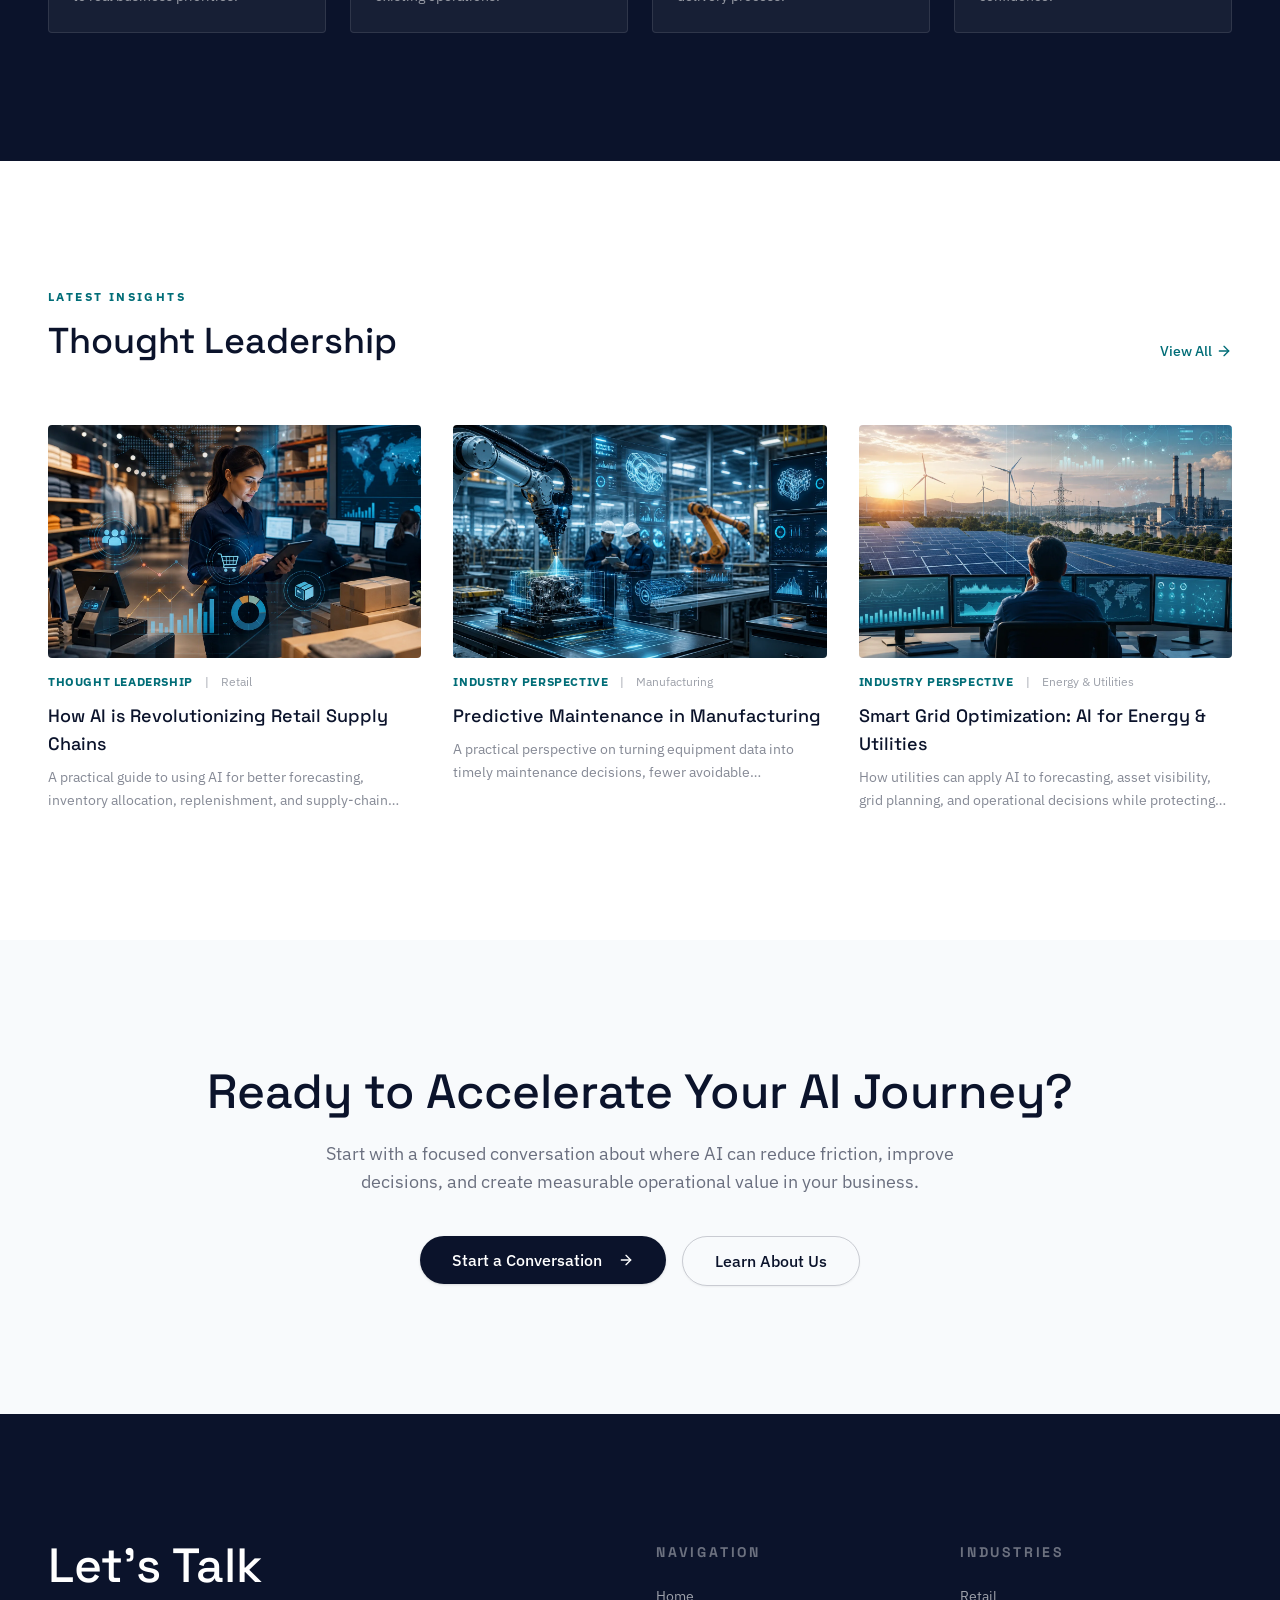
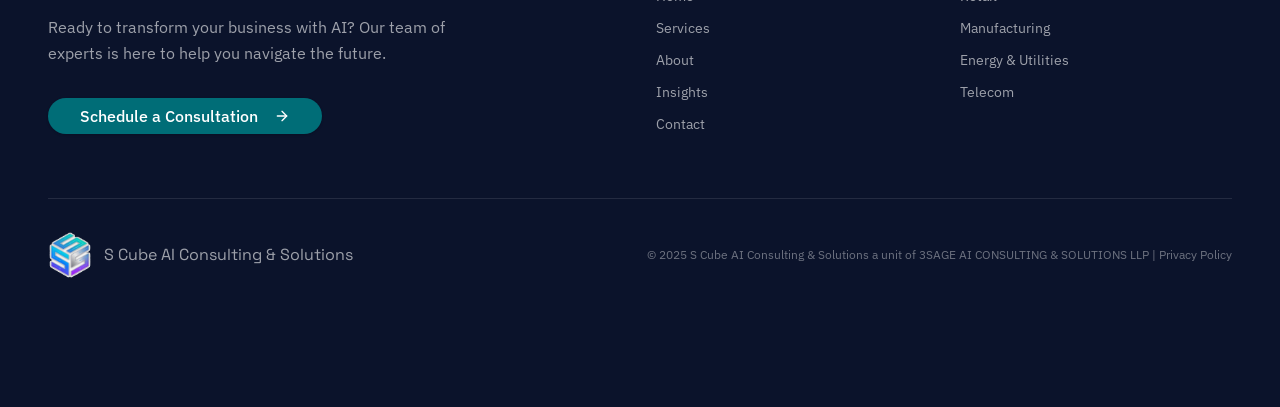
<file: insights/smart-grid-optimization-ai-energy/index.html>
<!doctype html><html lang="en-IN"><head><meta charset="utf-8"/><meta name="viewport" content="width=device-width,initial-scale=1"/><meta name="theme-color" content="#0B132B"/><link rel="preconnect" href="https://fonts.googleapis.com"/><link rel="preconnect" href="https://fonts.gstatic.com" crossorigin/><script src="/site-config.js"></script><script defer="defer" src="/static/js/main.8f564131.js"></script><link href="/static/css/main.820b9e00.css" rel="stylesheet">    <title>Smart Grid Optimization: AI for Energy &amp; Utilities | S Cube AI Executive Guide</title>
    <meta name="description" content="How utilities can apply AI to forecasting, asset visibility, grid planning, and operational decisions while protecting reliability, safety, and accountabil..." />
    <meta name="robots" content="index,follow" />
    <link rel="canonical" href="https://scubeaiconsulting.in/insights/smart-grid-optimization-ai-energy/" />
    <meta property="og:site_name" content="S Cube AI Consulting &amp; Solutions" />
    <meta property="og:title" content="Smart Grid Optimization: AI for Energy &amp; Utilities | S Cube AI Executive Guide" />
    <meta property="og:description" content="How utilities can apply AI to forecasting, asset visibility, grid planning, and operational decisions while protecting reliability, safety, and accountabil..." />
    <meta property="og:type" content="article" />
    <meta property="og:url" content="https://scubeaiconsulting.in/insights/smart-grid-optimization-ai-energy/" />
    <meta property="og:image" content="https://scubeaiconsulting.in/images/energy-utilities-ai.webp" />
    <meta name="twitter:card" content="summary_large_image" />
    <meta name="twitter:title" content="Smart Grid Optimization: AI for Energy &amp; Utilities | S Cube AI Executive Guide" />
    <meta name="twitter:description" content="How utilities can apply AI to forecasting, asset visibility, grid planning, and operational decisions while protecting reliability, safety, and accountabil..." />
    <meta name="twitter:image" content="https://scubeaiconsulting.in/images/energy-utilities-ai.webp" />
    <script type="application/ld+json" id="seo-schema">[{"@context":"https://schema.org","@type":"Organization","name":"S Cube AI Consulting & Solutions","legalName":"3SAGE AI CONSULTING & SOLUTIONS LLP","url":"https://scubeaiconsulting.in","logo":"https://scubeaiconsulting.in/scube-logo.png","email":"contact@scubeaiconsulting.in","telephone":"+91-7003260866","description":"S Cube AI Consulting & Solutions helps businesses identify AI use cases, build practical solutions, and deploy responsible AI systems.","address":{"@type":"PostalAddress","streetAddress":"17, Pratapaditya Place","addressLocality":"Kolkata","postalCode":"700026","addressRegion":"West Bengal","addressCountry":"IN"},"areaServed":["India","Global"]},{"@context":"https://schema.org","@type":"ProfessionalService","name":"S Cube AI Consulting & Solutions","url":"https://scubeaiconsulting.in","image":"https://scubeaiconsulting.in/images/ai-consulting-hero.webp","email":"contact@scubeaiconsulting.in","telephone":"+91-7003260866","priceRange":"$$","address":{"@type":"PostalAddress","streetAddress":"17, Pratapaditya Place","addressLocality":"Kolkata","postalCode":"700026","addressRegion":"West Bengal","addressCountry":"IN"},"areaServed":["India","Global"],"serviceType":["AI strategy consulting","AI solution development","Responsible AI consulting","Data analytics consulting","AI automation consulting"]},{"@context":"https://schema.org","@type":"WebSite","name":"S Cube AI Consulting & Solutions","url":"https://scubeaiconsulting.in","publisher":{"@type":"Organization","name":"S Cube AI Consulting & Solutions"}},{"@context":"https://schema.org","@type":"BreadcrumbList","itemListElement":[{"@type":"ListItem","position":1,"name":"Home","item":"https://scubeaiconsulting.in"},{"@type":"ListItem","position":2,"name":"Insights","item":"https://scubeaiconsulting.in/insights/"},{"@type":"ListItem","position":3,"name":"Smart Grid Optimization: AI for Energy & Utilities","item":"https://scubeaiconsulting.in/insights/smart-grid-optimization-ai-energy/"}]},{"@context":"https://schema.org","@type":"Article","headline":"Smart Grid Optimization: AI for Energy & Utilities","description":"How utilities can apply AI to forecasting, asset visibility, grid planning, and operational decisions while protecting reliability, safety, and accountabil...","image":"https://scubeaiconsulting.in/images/energy-utilities-ai.webp","datePublished":"2025-11-18T10:00:00+00:00","dateModified":"2025-11-18T10:00:00+00:00","author":{"@type":"Organization","name":"S Cube AI Consulting & Solutions"},"publisher":{"@type":"Organization","name":"S Cube AI Consulting & Solutions","logo":{"@type":"ImageObject","url":"https://scubeaiconsulting.in/scube-logo.png"}},"mainEntityOfPage":"https://scubeaiconsulting.in/insights/smart-grid-optimization-ai-energy/"}]</script>
  </head><body><noscript>You need to enable JavaScript to run this app.</noscript><div id="root"></div></body></html>
</file>
<file: static/css/main.820b9e00.css>
@import url(https://fonts.googleapis.com/css2?family=Space+Grotesk:wght@300;400;500;600;700&family=IBM+Plex+Sans:ital,wght@0,300;0,400;0,500;0,600;0,700;1,400&display=swap);*,:after,:before{--tw-border-spacing-x:0;--tw-border-spacing-y:0;--tw-translate-x:0;--tw-translate-y:0;--tw-rotate:0;--tw-skew-x:0;--tw-skew-y:0;--tw-scale-x:1;--tw-scale-y:1;--tw-pan-x: ;--tw-pan-y: ;--tw-pinch-zoom: ;--tw-scroll-snap-strictness:proximity;--tw-gradient-from-position: ;--tw-gradient-via-position: ;--tw-gradient-to-position: ;--tw-ordinal: ;--tw-slashed-zero: ;--tw-numeric-figure: ;--tw-numeric-spacing: ;--tw-numeric-fraction: ;--tw-ring-inset: ;--tw-ring-offset-width:0px;--tw-ring-offset-color:#fff;--tw-ring-color:#3b82f680;--tw-ring-offset-shadow:0 0 #0000;--tw-ring-shadow:0 0 #0000;--tw-shadow:0 0 #0000;--tw-shadow-colored:0 0 #0000;--tw-blur: ;--tw-brightness: ;--tw-contrast: ;--tw-grayscale: ;--tw-hue-rotate: ;--tw-invert: ;--tw-saturate: ;--tw-sepia: ;--tw-drop-shadow: ;--tw-backdrop-blur: ;--tw-backdrop-brightness: ;--tw-backdrop-contrast: ;--tw-backdrop-grayscale: ;--tw-backdrop-hue-rotate: ;--tw-backdrop-invert: ;--tw-backdrop-opacity: ;--tw-backdrop-saturate: ;--tw-backdrop-sepia: ;--tw-contain-size: ;--tw-contain-layout: ;--tw-contain-paint: ;--tw-contain-style: }::backdrop{--tw-border-spacing-x:0;--tw-border-spacing-y:0;--tw-translate-x:0;--tw-translate-y:0;--tw-rotate:0;--tw-skew-x:0;--tw-skew-y:0;--tw-scale-x:1;--tw-scale-y:1;--tw-pan-x: ;--tw-pan-y: ;--tw-pinch-zoom: ;--tw-scroll-snap-strictness:proximity;--tw-gradient-from-position: ;--tw-gradient-via-position: ;--tw-gradient-to-position: ;--tw-ordinal: ;--tw-slashed-zero: ;--tw-numeric-figure: ;--tw-numeric-spacing: ;--tw-numeric-fraction: ;--tw-ring-inset: ;--tw-ring-offset-width:0px;--tw-ring-offset-color:#fff;--tw-ring-color:#3b82f680;--tw-ring-offset-shadow:0 0 #0000;--tw-ring-shadow:0 0 #0000;--tw-shadow:0 0 #0000;--tw-shadow-colored:0 0 #0000;--tw-blur: ;--tw-brightness: ;--tw-contrast: ;--tw-grayscale: ;--tw-hue-rotate: ;--tw-invert: ;--tw-saturate: ;--tw-sepia: ;--tw-drop-shadow: ;--tw-backdrop-blur: ;--tw-backdrop-brightness: ;--tw-backdrop-contrast: ;--tw-backdrop-grayscale: ;--tw-backdrop-hue-rotate: ;--tw-backdrop-invert: ;--tw-backdrop-opacity: ;--tw-backdrop-saturate: ;--tw-backdrop-sepia: ;--tw-contain-size: ;--tw-contain-layout: ;--tw-contain-paint: ;--tw-contain-style: }

/*
! tailwindcss v3.4.19 | MIT License | https://tailwindcss.com
*/*,:after,:before{border:0 solid #e5e7eb;box-sizing:border-box}:after,:before{--tw-content:""}:host,html{-webkit-text-size-adjust:100%;font-feature-settings:normal;-webkit-tap-highlight-color:transparent;font-family:ui-sans-serif,system-ui,sans-serif,Apple Color Emoji,Segoe UI Emoji,Segoe UI Symbol,Noto Color Emoji;font-variation-settings:normal;line-height:1.5;tab-size:4}body{line-height:inherit;margin:0}hr{border-top-width:1px;color:inherit;height:0}abbr:where([title]){-webkit-text-decoration:underline dotted;text-decoration:underline dotted}h1,h2,h3,h4,h5,h6{font-size:inherit;font-weight:inherit}a{color:inherit;text-decoration:inherit}b,strong{font-weight:bolder}code,kbd,pre,samp{font-feature-settings:normal;font-family:ui-monospace,SFMono-Regular,Menlo,Monaco,Consolas,Liberation Mono,Courier New,monospace;font-size:1em;font-variation-settings:normal}small{font-size:80%}sub,sup{font-size:75%;line-height:0;position:relative;vertical-align:initial}sub{bottom:-.25em}sup{top:-.5em}table{border-collapse:collapse;border-color:inherit;text-indent:0}button,input,optgroup,select,textarea{font-feature-settings:inherit;color:inherit;font-family:inherit;font-size:100%;font-variation-settings:inherit;font-weight:inherit;letter-spacing:inherit;line-height:inherit;margin:0;padding:0}button,select{text-transform:none}button,input:where([type=button]),input:where([type=reset]),input:where([type=submit]){-webkit-appearance:button;background-color:initial;background-image:none}:-moz-focusring{outline:auto}:-moz-ui-invalid{box-shadow:none}progress{vertical-align:initial}::-webkit-inner-spin-button,::-webkit-outer-spin-button{height:auto}[type=search]{-webkit-appearance:textfield;outline-offset:-2px}::-webkit-search-decoration{-webkit-appearance:none}::-webkit-file-upload-button{-webkit-appearance:button;font:inherit}summary{display:list-item}blockquote,dd,dl,figure,h1,h2,h3,h4,h5,h6,hr,p,pre{margin:0}fieldset{margin:0}fieldset,legend{padding:0}menu,ol,ul{list-style:none;margin:0;padding:0}dialog{padding:0}textarea{resize:vertical}input::placeholder,textarea::placeholder{color:#9ca3af;opacity:1}[role=button],button{cursor:pointer}:disabled{cursor:default}audio,canvas,embed,iframe,img,object,svg,video{display:block;vertical-align:middle}img,video{height:auto;max-width:100%}[hidden]:where(:not([hidden=until-found])){display:none}:root{--background:0 0% 100%;--foreground:213 67% 11%;--card:0 0% 100%;--card-foreground:213 67% 11%;--popover:0 0% 100%;--popover-foreground:213 67% 11%;--primary:220 70% 11%;--primary-foreground:210 40% 98%;--secondary:210 40% 98%;--secondary-foreground:220 70% 11%;--muted:215 16% 47%;--muted-foreground:215 16% 47%;--accent:184 100% 23%;--accent-foreground:0 0% 100%;--accent-orange:12 70% 63%;--destructive:0 84.2% 60.2%;--destructive-foreground:0 0% 98%;--border:214 32% 91%;--input:214 32% 91%;--ring:220 70% 11%;--chart-1:184 100% 23%;--chart-2:12 70% 63%;--chart-3:220 70% 11%;--chart-4:215 16% 47%;--chart-5:210 40% 98%;--radius:0.5rem}*{border-color:#e1e7ef;border-color:hsl(var(--border))}body{background-color:#fff;background-color:hsl(var(--background));color:#091a2f;color:hsl(var(--foreground));font-family:IBM Plex Sans,sans-serif;font-size:16.5px}h1,h2,h3,h4,h5,h6{font-family:Space Grotesk,sans-serif}[data-debug-wrapper=true]{display:contents!important}[data-debug-wrapper=true]>*{column-gap:inherit;gap:inherit;margin:inherit;padding:inherit;row-gap:inherit}.sr-only{clip:rect(0,0,0,0);border-width:0;height:1px;margin:-1px;overflow:hidden;padding:0;position:absolute;white-space:nowrap;width:1px}.pointer-events-none{pointer-events:none}.pointer-events-auto{pointer-events:auto}.visible{visibility:visible}.invisible{visibility:hidden}.static{position:static}.fixed{position:fixed}.absolute{position:absolute}.relative{position:relative}.sticky{position:-webkit-sticky;position:sticky}.inset-0{inset:0}.inset-x-0{left:0;right:0}.inset-y-0{bottom:0;top:0}.-bottom-12{bottom:-3rem}.-left-12{left:-3rem}.-right-12{right:-3rem}.-top-12{top:-3rem}.bottom-0{bottom:0}.left-0{left:0}.left-1{left:.25rem}.left-1\/2{left:50%}.left-2{left:.5rem}.left-3{left:.75rem}.left-\[50\%\]{left:50%}.right-0{right:0}.right-1{right:.25rem}.right-2{right:.5rem}.right-4{right:1rem}.top-0{top:0}.top-1{top:.25rem}.top-1\/2{top:50%}.top-16{top:4rem}.top-4{top:1rem}.top-\[1px\]{top:1px}.top-\[50\%\]{top:50%}.top-\[60\%\]{top:60%}.top-full{top:100%}.z-10{z-index:10}.z-40{z-index:40}.z-50{z-index:50}.z-\[100\]{z-index:100}.z-\[1\]{z-index:1}.-mx-1{margin-left:-.25rem;margin-right:-.25rem}.mx-auto{margin-left:auto;margin-right:auto}.my-1{margin-bottom:.25rem;margin-top:.25rem}.-ml-4{margin-left:-1rem}.-mt-4{margin-top:-1rem}.mb-1{margin-bottom:.25rem}.mb-1\.5{margin-bottom:.375rem}.mb-10{margin-bottom:2.5rem}.mb-12{margin-bottom:3rem}.mb-14{margin-bottom:3.5rem}.mb-16{margin-bottom:4rem}.mb-2{margin-bottom:.5rem}.mb-3{margin-bottom:.75rem}.mb-4{margin-bottom:1rem}.mb-5{margin-bottom:1.25rem}.mb-6{margin-bottom:1.5rem}.mb-8{margin-bottom:2rem}.ml-1{margin-left:.25rem}.ml-2{margin-left:.5rem}.ml-auto{margin-left:auto}.mr-1{margin-right:.25rem}.mr-2{margin-right:.5rem}.mt-0\.5{margin-top:.125rem}.mt-1{margin-top:.25rem}.mt-1\.5{margin-top:.375rem}.mt-12{margin-top:3rem}.mt-16{margin-top:4rem}.mt-2{margin-top:.5rem}.mt-20{margin-top:5rem}.mt-24{margin-top:6rem}.mt-4{margin-top:1rem}.mt-6{margin-top:1.5rem}.mt-7{margin-top:1.75rem}.mt-8{margin-top:2rem}.mt-auto{margin-top:auto}.block{display:block}.inline{display:inline}.flex{display:flex}.inline-flex{display:inline-flex}.table{display:table}.grid{display:grid}.hidden{display:none}.aspect-\[16\/10\]{aspect-ratio:16/10}.aspect-\[16\/9\]{aspect-ratio:16/9}.aspect-\[3\/4\]{aspect-ratio:3/4}.aspect-\[4\/3\]{aspect-ratio:4/3}.aspect-square{aspect-ratio:1/1}.h-1\.5{height:.375rem}.h-10{height:2.5rem}.h-11{height:2.75rem}.h-12{height:3rem}.h-14{height:3.5rem}.h-2{height:.5rem}.h-2\.5{height:.625rem}.h-20{height:5rem}.h-3{height:.75rem}.h-3\.5{height:.875rem}.h-4{height:1rem}.h-5{height:1.25rem}.h-6{height:1.5rem}.h-7{height:1.75rem}.h-8{height:2rem}.h-9{height:2.25rem}.h-\[1px\]{height:1px}.h-\[var\(--radix-navigation-menu-viewport-height\)\]{height:var(--radix-navigation-menu-viewport-height)}.h-\[var\(--radix-select-trigger-height\)\]{height:var(--radix-select-trigger-height)}.h-auto{height:auto}.h-full{height:100%}.h-px{height:1px}.max-h-\[--radix-context-menu-content-available-height\]{max-height:var(--radix-context-menu-content-available-height)}.max-h-\[--radix-select-content-available-height\]{max-height:var(--radix-select-content-available-height)}.max-h-\[300px\]{max-height:300px}.max-h-\[var\(--radix-dropdown-menu-content-available-height\)\]{max-height:var(--radix-dropdown-menu-content-available-height)}.max-h-screen{max-height:100vh}.min-h-\[60px\]{min-height:60px}.min-h-\[90vh\]{min-height:90vh}.min-h-screen{min-height:100vh}.w-1\.5{width:.375rem}.w-10{width:2.5rem}.w-11{width:2.75rem}.w-12{width:3rem}.w-2{width:.5rem}.w-2\.5{width:.625rem}.w-3{width:.75rem}.w-3\.5{width:.875rem}.w-3\/4{width:75%}.w-4{width:1rem}.w-5{width:1.25rem}.w-6{width:1.5rem}.w-64{width:16rem}.w-7{width:1.75rem}.w-72{width:18rem}.w-8{width:2rem}.w-9{width:2.25rem}.w-\[100px\]{width:100px}.w-\[1px\]{width:1px}.w-auto{width:auto}.w-full{width:100%}.w-max{width:-webkit-max-content;width:max-content}.w-px{width:1px}.min-w-0{min-width:0}.min-w-10{min-width:2.5rem}.min-w-8{min-width:2rem}.min-w-9{min-width:2.25rem}.min-w-\[12rem\]{min-width:12rem}.min-w-\[8rem\]{min-width:8rem}.min-w-\[var\(--radix-select-trigger-width\)\]{min-width:var(--radix-select-trigger-width)}.max-w-2xl{max-width:42rem}.max-w-3xl{max-width:48rem}.max-w-4xl{max-width:56rem}.max-w-7xl{max-width:80rem}.max-w-\[170px\]{max-width:170px}.max-w-lg{max-width:32rem}.max-w-max{max-width:-webkit-max-content;max-width:max-content}.max-w-md{max-width:28rem}.max-w-none{max-width:none}.max-w-xl{max-width:36rem}.flex-1{flex:1 1}.flex-shrink-0,.shrink-0{flex-shrink:0}.grow{flex-grow:1}.grow-0{flex-grow:0}.basis-full{flex-basis:100%}.caption-bottom{caption-side:bottom}.border-collapse{border-collapse:collapse}.origin-\[--radix-context-menu-content-transform-origin\]{transform-origin:var(--radix-context-menu-content-transform-origin)}.origin-\[--radix-dropdown-menu-content-transform-origin\]{transform-origin:var(--radix-dropdown-menu-content-transform-origin)}.origin-\[--radix-hover-card-content-transform-origin\]{transform-origin:var(--radix-hover-card-content-transform-origin)}.origin-\[--radix-menubar-content-transform-origin\]{transform-origin:var(--radix-menubar-content-transform-origin)}.origin-\[--radix-popover-content-transform-origin\]{transform-origin:var(--radix-popover-content-transform-origin)}.origin-\[--radix-select-content-transform-origin\]{transform-origin:var(--radix-select-content-transform-origin)}.origin-\[--radix-tooltip-content-transform-origin\]{transform-origin:var(--radix-tooltip-content-transform-origin)}.-translate-x-1\/2{--tw-translate-x:-50%}.-translate-x-1\/2,.-translate-y-1\/2{transform:translate(var(--tw-translate-x),var(--tw-translate-y)) rotate(var(--tw-rotate)) skewX(var(--tw-skew-x)) skewY(var(--tw-skew-y)) scaleX(var(--tw-scale-x)) scaleY(var(--tw-scale-y))}.-translate-y-1\/2{--tw-translate-y:-50%}.translate-x-\[-50\%\]{--tw-translate-x:-50%}.translate-x-\[-50\%\],.translate-y-\[-50\%\]{transform:translate(var(--tw-translate-x),var(--tw-translate-y)) rotate(var(--tw-rotate)) skewX(var(--tw-skew-x)) skewY(var(--tw-skew-y)) scaleX(var(--tw-scale-x)) scaleY(var(--tw-scale-y))}.translate-y-\[-50\%\]{--tw-translate-y:-50%}.rotate-45{--tw-rotate:45deg}.rotate-45,.rotate-90{transform:translate(var(--tw-translate-x),var(--tw-translate-y)) rotate(var(--tw-rotate)) skewX(var(--tw-skew-x)) skewY(var(--tw-skew-y)) scaleX(var(--tw-scale-x)) scaleY(var(--tw-scale-y))}.rotate-90{--tw-rotate:90deg}.transform{transform:translate(var(--tw-translate-x),var(--tw-translate-y)) rotate(var(--tw-rotate)) skewX(var(--tw-skew-x)) skewY(var(--tw-skew-y)) scaleX(var(--tw-scale-x)) scaleY(var(--tw-scale-y))}@keyframes pulse{50%{opacity:.5}}.animate-pulse{animation:pulse 2s cubic-bezier(.4,0,.6,1) infinite}.cursor-default{cursor:default}.cursor-pointer{cursor:pointer}.touch-none{touch-action:none}.select-none{-webkit-user-select:none;user-select:none}.resize-none{resize:none}.list-none{list-style-type:none}.grid-cols-1{grid-template-columns:repeat(1,minmax(0,1fr))}.grid-cols-2{grid-template-columns:repeat(2,minmax(0,1fr))}.grid-cols-3{grid-template-columns:repeat(3,minmax(0,1fr))}.grid-cols-\[190px_1fr\]{grid-template-columns:190px 1fr}.flex-row{flex-direction:row}.flex-col{flex-direction:column}.flex-col-reverse{flex-direction:column-reverse}.flex-wrap{flex-wrap:wrap}.items-start{align-items:flex-start}.items-end{align-items:flex-end}.items-center{align-items:center}.justify-center{justify-content:center}.justify-between{justify-content:space-between}.gap-1{gap:.25rem}.gap-1\.5{gap:.375rem}.gap-12{gap:3rem}.gap-2{gap:.5rem}.gap-2\.5{gap:.625rem}.gap-3{gap:.75rem}.gap-4{gap:1rem}.gap-6{gap:1.5rem}.gap-8{gap:2rem}.space-x-1>:not([hidden])~:not([hidden]){--tw-space-x-reverse:0;margin-left:calc(.25rem*(1 - var(--tw-space-x-reverse)));margin-right:calc(.25rem*var(--tw-space-x-reverse))}.space-x-2>:not([hidden])~:not([hidden]){--tw-space-x-reverse:0;margin-left:calc(.5rem*(1 - var(--tw-space-x-reverse)));margin-right:calc(.5rem*var(--tw-space-x-reverse))}.space-y-1>:not([hidden])~:not([hidden]){--tw-space-y-reverse:0;margin-bottom:calc(.25rem*var(--tw-space-y-reverse));margin-top:calc(.25rem*(1 - var(--tw-space-y-reverse)))}.space-y-1\.5>:not([hidden])~:not([hidden]){--tw-space-y-reverse:0;margin-bottom:calc(.375rem*var(--tw-space-y-reverse));margin-top:calc(.375rem*(1 - var(--tw-space-y-reverse)))}.space-y-12>:not([hidden])~:not([hidden]){--tw-space-y-reverse:0;margin-bottom:calc(3rem*var(--tw-space-y-reverse));margin-top:calc(3rem*(1 - var(--tw-space-y-reverse)))}.space-y-14>:not([hidden])~:not([hidden]){--tw-space-y-reverse:0;margin-bottom:calc(3.5rem*var(--tw-space-y-reverse));margin-top:calc(3.5rem*(1 - var(--tw-space-y-reverse)))}.space-y-2>:not([hidden])~:not([hidden]){--tw-space-y-reverse:0;margin-bottom:calc(.5rem*var(--tw-space-y-reverse));margin-top:calc(.5rem*(1 - var(--tw-space-y-reverse)))}.space-y-2\.5>:not([hidden])~:not([hidden]){--tw-space-y-reverse:0;margin-bottom:calc(.625rem*var(--tw-space-y-reverse));margin-top:calc(.625rem*(1 - var(--tw-space-y-reverse)))}.space-y-3>:not([hidden])~:not([hidden]){--tw-space-y-reverse:0;margin-bottom:calc(.75rem*var(--tw-space-y-reverse));margin-top:calc(.75rem*(1 - var(--tw-space-y-reverse)))}.space-y-4>:not([hidden])~:not([hidden]){--tw-space-y-reverse:0;margin-bottom:calc(1rem*var(--tw-space-y-reverse));margin-top:calc(1rem*(1 - var(--tw-space-y-reverse)))}.space-y-6>:not([hidden])~:not([hidden]){--tw-space-y-reverse:0;margin-bottom:calc(1.5rem*var(--tw-space-y-reverse));margin-top:calc(1.5rem*(1 - var(--tw-space-y-reverse)))}.divide-y>:not([hidden])~:not([hidden]){--tw-divide-y-reverse:0;border-bottom-width:calc(1px*var(--tw-divide-y-reverse));border-top-width:calc(1px*(1 - var(--tw-divide-y-reverse)))}.divide-border>:not([hidden])~:not([hidden]){border-color:#e1e7ef;border-color:hsl(var(--border))}.overflow-auto{overflow:auto}.overflow-hidden{overflow:hidden}.overflow-y-auto{overflow-y:auto}.overflow-x-hidden{overflow-x:hidden}.truncate{overflow:hidden;text-overflow:ellipsis}.truncate,.whitespace-nowrap{white-space:nowrap}.break-words{overflow-wrap:break-word}.rounded-\[inherit\]{border-radius:inherit}.rounded-full{border-radius:9999px}.rounded-lg{border-radius:.5rem;border-radius:var(--radius)}.rounded-md{border-radius:calc(.5rem - 2px);border-radius:calc(var(--radius) - 2px)}.rounded-sm{border-radius:calc(.5rem - 4px);border-radius:calc(var(--radius) - 4px)}.rounded-xl{border-radius:.75rem}.rounded-t-\[10px\]{border-top-left-radius:10px;border-top-right-radius:10px}.rounded-tl-sm{border-top-left-radius:calc(.5rem - 4px);border-top-left-radius:calc(var(--radius) - 4px)}.border{border-width:1px}.border-0{border-width:0}.border-2{border-width:2px}.border-y{border-top-width:1px}.border-b,.border-y{border-bottom-width:1px}.border-l{border-left-width:1px}.border-l-4{border-left-width:4px}.border-r{border-right-width:1px}.border-t{border-top-width:1px}.border-border{border-color:#e1e7ef;border-color:hsl(var(--border))}.border-destructive{border-color:#ef4444;border-color:hsl(var(--destructive))}.border-destructive\/50{border-color:#ef444480;border-color:hsl(var(--destructive)/.5)}.border-gray-100{--tw-border-opacity:1;border-color:#f3f4f6;border-color:rgb(243 244 246/var(--tw-border-opacity,1))}.border-input{border-color:#e1e7ef;border-color:hsl(var(--input))}.border-navy\/20{border-color:#0b132b33}.border-primary{border-color:#081630;border-color:hsl(var(--primary))}.border-primary\/50{border-color:#08163080;border-color:hsl(var(--primary)/.5)}.border-teal{--tw-border-opacity:1;border-color:#006d77;border-color:rgb(0 109 119/var(--tw-border-opacity,1))}.border-transparent{border-color:#0000}.border-white\/10{border-color:#ffffff1a}.border-white\/20{border-color:#fff3}.border-l-transparent{border-left-color:#0000}.border-t-transparent{border-top-color:#0000}.bg-accent{background-color:#006d75;background-color:hsl(var(--accent))}.bg-accent-orange{--tw-bg-opacity:1;background-color:#e27d60;background-color:rgb(226 125 96/var(--tw-bg-opacity,1))}.bg-accent-orange\/10{background-color:#e27d601a}.bg-accent-orange\/20{background-color:#e27d6033}.bg-background{background-color:#fff;background-color:hsl(var(--background))}.bg-black\/80{background-color:#000c}.bg-border{background-color:#e1e7ef;background-color:hsl(var(--border))}.bg-card{background-color:#fff;background-color:hsl(var(--card))}.bg-destructive{background-color:#ef4444;background-color:hsl(var(--destructive))}.bg-foreground{background-color:#091a2f;background-color:hsl(var(--foreground))}.bg-muted{background-color:#65758b;background-color:hsl(var(--muted))}.bg-muted\/50{background-color:#65758b80;background-color:hsl(var(--muted)/.5)}.bg-navy{--tw-bg-opacity:1;background-color:#0b132b;background-color:rgb(11 19 43/var(--tw-bg-opacity,1))}.bg-navy\/10{background-color:#0b132b1a}.bg-navy\/5{background-color:#0b132b0d}.bg-popover{background-color:#fff;background-color:hsl(var(--popover))}.bg-primary{background-color:#081630;background-color:hsl(var(--primary))}.bg-primary\/10{background-color:#0816301a;background-color:hsl(var(--primary)/.1)}.bg-primary\/20{background-color:#08163033;background-color:hsl(var(--primary)/.2)}.bg-secondary{background-color:#f8fafc;background-color:hsl(var(--secondary))}.bg-teal{--tw-bg-opacity:1;background-color:#006d77;background-color:rgb(0 109 119/var(--tw-bg-opacity,1))}.bg-teal\/10{background-color:#006d771a}.bg-teal\/15{background-color:#006d7726}.bg-teal\/20{background-color:#006d7733}.bg-transparent{background-color:initial}.bg-white{--tw-bg-opacity:1;background-color:#fff;background-color:rgb(255 255 255/var(--tw-bg-opacity,1))}.bg-white\/5{background-color:#ffffff0d}.bg-white\/80{background-color:#fffc}.bg-white\/90{background-color:#ffffffe6}.bg-gradient-to-r{background-image:linear-gradient(to right,var(--tw-gradient-stops))}.bg-gradient-to-t{background-image:linear-gradient(to top,var(--tw-gradient-stops))}.from-navy\/90{--tw-gradient-from:#0b132be6 var(--tw-gradient-from-position);--tw-gradient-to:#0b132b00 var(--tw-gradient-to-position);--tw-gradient-stops:var(--tw-gradient-from),var(--tw-gradient-to)}.from-white{--tw-gradient-from:#fff var(--tw-gradient-from-position);--tw-gradient-to:#fff0 var(--tw-gradient-to-position);--tw-gradient-stops:var(--tw-gradient-from),var(--tw-gradient-to)}.via-navy\/40{--tw-gradient-to:#0b132b00 var(--tw-gradient-to-position);--tw-gradient-stops:var(--tw-gradient-from),#0b132b66 var(--tw-gradient-via-position),var(--tw-gradient-to)}.via-white\/95{--tw-gradient-to:#fff0 var(--tw-gradient-to-position);--tw-gradient-stops:var(--tw-gradient-from),#fffffff2 var(--tw-gradient-via-position),var(--tw-gradient-to)}.to-transparent{--tw-gradient-to:#0000 var(--tw-gradient-to-position)}.to-white\/70{--tw-gradient-to:#ffffffb3 var(--tw-gradient-to-position)}.fill-current{fill:currentColor}.fill-primary{fill:#081630;fill:hsl(var(--primary))}.object-cover{object-fit:cover}.p-0{padding:0}.p-1{padding:.25rem}.p-2{padding:.5rem}.p-3{padding:.75rem}.p-4{padding:1rem}.p-5{padding:1.25rem}.p-6{padding:1.5rem}.p-8{padding:2rem}.p-\[1px\]{padding:1px}.px-1\.5{padding-left:.375rem;padding-right:.375rem}.px-2{padding-left:.5rem;padding-right:.5rem}.px-2\.5{padding-left:.625rem;padding-right:.625rem}.px-3{padding-left:.75rem;padding-right:.75rem}.px-4{padding-left:1rem;padding-right:1rem}.px-5{padding-left:1.25rem;padding-right:1.25rem}.px-6{padding-left:1.5rem;padding-right:1.5rem}.px-8{padding-left:2rem;padding-right:2rem}.py-0\.5{padding-bottom:.125rem;padding-top:.125rem}.py-1{padding-bottom:.25rem;padding-top:.25rem}.py-1\.5{padding-bottom:.375rem;padding-top:.375rem}.py-16{padding-bottom:4rem;padding-top:4rem}.py-2{padding-bottom:.5rem;padding-top:.5rem}.py-24{padding-bottom:6rem;padding-top:6rem}.py-3{padding-bottom:.75rem;padding-top:.75rem}.py-4{padding-bottom:1rem;padding-top:1rem}.py-6{padding-bottom:1.5rem;padding-top:1.5rem}.py-8{padding-bottom:2rem;padding-top:2rem}.pb-2{padding-bottom:.5rem}.pb-4{padding-bottom:1rem}.pb-5{padding-bottom:1.25rem}.pl-10{padding-left:2.5rem}.pl-2{padding-left:.5rem}.pl-2\.5{padding-left:.625rem}.pl-4{padding-left:1rem}.pl-8{padding-left:2rem}.pr-2{padding-right:.5rem}.pr-2\.5{padding-right:.625rem}.pr-6{padding-right:1.5rem}.pr-8{padding-right:2rem}.pt-0{padding-top:0}.pt-0\.5{padding-top:.125rem}.pt-1{padding-top:.25rem}.pt-10{padding-top:2.5rem}.pt-20{padding-top:5rem}.pt-4{padding-top:1rem}.pt-5{padding-top:1.25rem}.pt-8{padding-top:2rem}.text-left{text-align:left}.text-center{text-align:center}.align-middle{vertical-align:middle}.font-heading{font-family:Space Grotesk,sans-serif}.text-2xl{font-size:1.5rem;line-height:2rem}.text-3xl{font-size:1.875rem;line-height:2.25rem}.text-4xl{font-size:2.25rem;line-height:2.5rem}.text-\[0\.8rem\]{font-size:.8rem}.text-\[9px\]{font-size:9px}.text-base{font-size:1rem;line-height:1.5rem}.text-lg{font-size:1.125rem;line-height:1.75rem}.text-sm{font-size:.875rem;line-height:1.25rem}.text-xl{font-size:1.25rem;line-height:1.75rem}.text-xs{font-size:.75rem;line-height:1rem}.font-bold{font-weight:700}.font-medium{font-weight:500}.font-normal{font-weight:400}.font-semibold{font-weight:600}.uppercase{text-transform:uppercase}.leading-7{line-height:1.75rem}.leading-\[1\.12\]{line-height:1.12}.leading-\[1\.1\]{line-height:1.1}.leading-none{line-height:1}.leading-relaxed{line-height:1.625}.leading-snug{line-height:1.375}.leading-tight{line-height:1.25}.tracking-\[0\.12em\]{letter-spacing:.12em}.tracking-\[0\.14em\]{letter-spacing:.14em}.tracking-\[0\.15em\]{letter-spacing:.15em}.tracking-\[0\.18em\]{letter-spacing:.18em}.tracking-\[0\.2em\]{letter-spacing:.2em}.tracking-tight{letter-spacing:-.025em}.tracking-wider{letter-spacing:.05em}.tracking-widest{letter-spacing:.1em}.text-accent-foreground{color:#fff;color:hsl(var(--accent-foreground))}.text-accent-orange{--tw-text-opacity:1;color:#e27d60;color:rgb(226 125 96/var(--tw-text-opacity,1))}.text-card-foreground{color:#091a2f;color:hsl(var(--card-foreground))}.text-current{color:currentColor}.text-destructive{color:#ef4444;color:hsl(var(--destructive))}.text-destructive-foreground{color:#fafafa;color:hsl(var(--destructive-foreground))}.text-foreground{color:#091a2f;color:hsl(var(--foreground))}.text-foreground\/50{color:#091a2f80;color:hsl(var(--foreground)/.5)}.text-muted-foreground{color:#65758b;color:hsl(var(--muted-foreground))}.text-navy{--tw-text-opacity:1;color:#0b132b;color:rgb(11 19 43/var(--tw-text-opacity,1))}.text-navy\/30{color:#0b132b4d}.text-navy\/40{color:#0b132b66}.text-navy\/45{color:#0b132b73}.text-navy\/50{color:#0b132b80}.text-navy\/55{color:#0b132b8c}.text-navy\/60{color:#0b132b99}.text-navy\/65{color:#0b132ba6}.text-navy\/70{color:#0b132bb3}.text-navy\/75{color:#0b132bbf}.text-navy\/80{color:#0b132bcc}.text-popover-foreground{color:#091a2f;color:hsl(var(--popover-foreground))}.text-primary{color:#081630;color:hsl(var(--primary))}.text-primary-foreground{color:#f8fafc;color:hsl(var(--primary-foreground))}.text-red-600{--tw-text-opacity:1;color:#dc2626;color:rgb(220 38 38/var(--tw-text-opacity,1))}.text-secondary-foreground{color:#081630;color:hsl(var(--secondary-foreground))}.text-teal{--tw-text-opacity:1;color:#006d77;color:rgb(0 109 119/var(--tw-text-opacity,1))}.text-white{--tw-text-opacity:1;color:#fff;color:rgb(255 255 255/var(--tw-text-opacity,1))}.text-white\/40{color:#fff6}.text-white\/55{color:#ffffff8c}.text-white\/60{color:#fff9}.text-white\/65{color:#ffffffa6}.text-white\/70{color:#ffffffb3}.text-white\/75{color:#ffffffbf}.underline{-webkit-text-decoration-line:underline;text-decoration-line:underline}.underline-offset-4{text-underline-offset:4px}.opacity-0{opacity:0}.opacity-50{opacity:.5}.opacity-60{opacity:.6}.opacity-70{opacity:.7}.opacity-90{opacity:.9}.shadow{--tw-shadow:0 1px 3px 0 #0000001a,0 1px 2px -1px #0000001a;--tw-shadow-colored:0 1px 3px 0 var(--tw-shadow-color),0 1px 2px -1px var(--tw-shadow-color)}.shadow,.shadow-lg{box-shadow:0 0 #0000,0 0 #0000,var(--tw-shadow);box-shadow:var(--tw-ring-offset-shadow,0 0 #0000),var(--tw-ring-shadow,0 0 #0000),var(--tw-shadow)}.shadow-lg{--tw-shadow:0 10px 15px -3px #0000001a,0 4px 6px -4px #0000001a;--tw-shadow-colored:0 10px 15px -3px var(--tw-shadow-color),0 4px 6px -4px var(--tw-shadow-color)}.shadow-md{--tw-shadow:0 4px 6px -1px #0000001a,0 2px 4px -2px #0000001a;--tw-shadow-colored:0 4px 6px -1px var(--tw-shadow-color),0 2px 4px -2px var(--tw-shadow-color)}.shadow-md,.shadow-sm{box-shadow:0 0 #0000,0 0 #0000,var(--tw-shadow);box-shadow:var(--tw-ring-offset-shadow,0 0 #0000),var(--tw-ring-shadow,0 0 #0000),var(--tw-shadow)}.shadow-sm{--tw-shadow:0 1px 2px 0 #0000000d;--tw-shadow-colored:0 1px 2px 0 var(--tw-shadow-color)}.outline-none{outline:2px solid #0000;outline-offset:2px}.outline{outline-style:solid}.ring-0{--tw-ring-offset-shadow:var(--tw-ring-inset) 0 0 0 var(--tw-ring-offset-width) var(--tw-ring-offset-color);--tw-ring-shadow:var(--tw-ring-inset) 0 0 0 calc(var(--tw-ring-offset-width)) var(--tw-ring-color)}.ring-0,.ring-1{box-shadow:var(--tw-ring-offset-shadow),var(--tw-ring-shadow),0 0 #0000;box-shadow:var(--tw-ring-offset-shadow),var(--tw-ring-shadow),var(--tw-shadow,0 0 #0000)}.ring-1{--tw-ring-offset-shadow:var(--tw-ring-inset) 0 0 0 var(--tw-ring-offset-width) var(--tw-ring-offset-color);--tw-ring-shadow:var(--tw-ring-inset) 0 0 0 calc(1px + var(--tw-ring-offset-width)) var(--tw-ring-color)}.ring-ring{--tw-ring-color:hsl(var(--ring))}.ring-offset-background{--tw-ring-offset-color:hsl(var(--background))}.blur{--tw-blur:blur(8px)}.blur,.filter{filter:var(--tw-blur) var(--tw-brightness) var(--tw-contrast) var(--tw-grayscale) var(--tw-hue-rotate) var(--tw-invert) var(--tw-saturate) var(--tw-sepia) var(--tw-drop-shadow)}.backdrop-blur-xl{--tw-backdrop-blur:blur(24px);-webkit-backdrop-filter:var(--tw-backdrop-blur) var(--tw-backdrop-brightness) var(--tw-backdrop-contrast) var(--tw-backdrop-grayscale) var(--tw-backdrop-hue-rotate) var(--tw-backdrop-invert) var(--tw-backdrop-opacity) var(--tw-backdrop-saturate) var(--tw-backdrop-sepia);backdrop-filter:var(--tw-backdrop-blur) var(--tw-backdrop-brightness) var(--tw-backdrop-contrast) var(--tw-backdrop-grayscale) var(--tw-backdrop-hue-rotate) var(--tw-backdrop-invert) var(--tw-backdrop-opacity) var(--tw-backdrop-saturate) var(--tw-backdrop-sepia)}.transition{transition-duration:.15s;transition-property:color,background-color,border-color,fill,stroke,opacity,box-shadow,transform,filter,-webkit-text-decoration-color,-webkit-backdrop-filter;transition-property:color,background-color,border-color,text-decoration-color,fill,stroke,opacity,box-shadow,transform,filter,backdrop-filter;transition-property:color,background-color,border-color,text-decoration-color,fill,stroke,opacity,box-shadow,transform,filter,backdrop-filter,-webkit-text-decoration-color,-webkit-backdrop-filter;transition-timing-function:cubic-bezier(.4,0,.2,1)}.transition-all{transition-duration:.15s;transition-property:all;transition-timing-function:cubic-bezier(.4,0,.2,1)}.transition-colors{transition-duration:.15s;transition-property:color,background-color,border-color,fill,stroke,-webkit-text-decoration-color;transition-property:color,background-color,border-color,text-decoration-color,fill,stroke;transition-property:color,background-color,border-color,text-decoration-color,fill,stroke,-webkit-text-decoration-color;transition-timing-function:cubic-bezier(.4,0,.2,1)}.transition-opacity{transition-duration:.15s;transition-property:opacity;transition-timing-function:cubic-bezier(.4,0,.2,1)}.transition-shadow{transition-duration:.15s;transition-property:box-shadow;transition-timing-function:cubic-bezier(.4,0,.2,1)}.transition-transform{transition-duration:.15s;transition-property:transform;transition-timing-function:cubic-bezier(.4,0,.2,1)}.duration-1000{transition-duration:1s}.duration-200{transition-duration:.2s}.duration-300{transition-duration:.3s}.duration-500{transition-duration:.5s}.ease-in-out{transition-timing-function:cubic-bezier(.4,0,.2,1)}@keyframes enter{0%{opacity:1;opacity:var(--tw-enter-opacity,1);transform:translateZ(0) scaleX(1) rotate(0);transform:translate3d(var(--tw-enter-translate-x,0),var(--tw-enter-translate-y,0),0) scale3d(var(--tw-enter-scale,1),var(--tw-enter-scale,1),var(--tw-enter-scale,1)) rotate(var(--tw-enter-rotate,0))}}@keyframes exit{to{opacity:1;opacity:var(--tw-exit-opacity,1);transform:translateZ(0) scaleX(1) rotate(0);transform:translate3d(var(--tw-exit-translate-x,0),var(--tw-exit-translate-y,0),0) scale3d(var(--tw-exit-scale,1),var(--tw-exit-scale,1),var(--tw-exit-scale,1)) rotate(var(--tw-exit-rotate,0))}}.animate-in{--tw-enter-opacity:initial;--tw-enter-scale:initial;--tw-enter-rotate:initial;--tw-enter-translate-x:initial;--tw-enter-translate-y:initial;animation-duration:.15s;animation-name:enter}.fade-in-0{--tw-enter-opacity:0}.zoom-in-95{--tw-enter-scale:.95}.duration-1000{animation-duration:1s}.duration-200{animation-duration:.2s}.duration-300{animation-duration:.3s}.duration-500{animation-duration:.5s}.ease-in-out{animation-timing-function:cubic-bezier(.4,0,.2,1)}.running{animation-play-state:running}html{scroll-behavior:smooth}::-webkit-scrollbar{width:6px}::-webkit-scrollbar-track{background:#f8fafc}::-webkit-scrollbar-thumb{background:#64748b;border-radius:3px}@keyframes fadeInUp{0%{opacity:0;transform:translateY(20px)}to{opacity:1;transform:translateY(0)}}.animate-fade-in-up{animation:fadeInUp .6s ease-out forwards}.stagger-1{animation-delay:.1s}.stagger-2{animation-delay:.2s}.stagger-3{animation-delay:.3s}.stagger-4{animation-delay:.4s}.stagger-5{animation-delay:.5s}@media (prefers-reduced-motion:reduce){.animate-fade-in-up{animation:none;opacity:1;transform:none}}.file\:border-0::-webkit-file-upload-button{border-width:0}.file\:border-0::file-selector-button{border-width:0}.file\:bg-transparent::-webkit-file-upload-button{background-color:initial}.file\:bg-transparent::file-selector-button{background-color:initial}.file\:text-sm::-webkit-file-upload-button{font-size:.875rem;line-height:1.25rem}.file\:text-sm::file-selector-button{font-size:.875rem;line-height:1.25rem}.file\:font-medium::-webkit-file-upload-button{font-weight:500}.file\:font-medium::file-selector-button{font-weight:500}.file\:text-foreground::-webkit-file-upload-button{color:#091a2f;color:hsl(var(--foreground))}.file\:text-foreground::file-selector-button{color:#091a2f;color:hsl(var(--foreground))}.placeholder\:text-muted-foreground::placeholder{color:#65758b;color:hsl(var(--muted-foreground))}.after\:absolute:after{content:var(--tw-content);position:absolute}.after\:inset-y-0:after{bottom:0;content:var(--tw-content);top:0}.after\:left-1\/2:after{content:var(--tw-content);left:50%}.after\:w-1:after{content:var(--tw-content);width:.25rem}.after\:-translate-x-1\/2:after{--tw-translate-x:-50%;content:var(--tw-content);transform:translate(var(--tw-translate-x),var(--tw-translate-y)) rotate(var(--tw-rotate)) skewX(var(--tw-skew-x)) skewY(var(--tw-skew-y)) scaleX(var(--tw-scale-x)) scaleY(var(--tw-scale-y))}.first\:rounded-l-md:first-child{border-bottom-left-radius:calc(.5rem - 2px);border-bottom-left-radius:calc(var(--radius) - 2px);border-top-left-radius:calc(.5rem - 2px);border-top-left-radius:calc(var(--radius) - 2px)}.first\:border-l:first-child{border-left-width:1px}.first\:border-t-0:first-child{border-top-width:0}.last\:rounded-r-md:last-child{border-bottom-right-radius:calc(.5rem - 2px);border-bottom-right-radius:calc(var(--radius) - 2px);border-top-right-radius:calc(.5rem - 2px);border-top-right-radius:calc(var(--radius) - 2px)}.focus-within\:relative:focus-within{position:relative}.focus-within\:z-20:focus-within{z-index:20}.hover\:-translate-y-1:hover{--tw-translate-y:-0.25rem;transform:translate(var(--tw-translate-x),var(--tw-translate-y)) rotate(var(--tw-rotate)) skewX(var(--tw-skew-x)) skewY(var(--tw-skew-y)) scaleX(var(--tw-scale-x)) scaleY(var(--tw-scale-y))}.hover\:bg-accent:hover{background-color:#006d75;background-color:hsl(var(--accent))}.hover\:bg-destructive\/80:hover{background-color:#ef4444cc;background-color:hsl(var(--destructive)/.8)}.hover\:bg-destructive\/90:hover{background-color:#ef4444e6;background-color:hsl(var(--destructive)/.9)}.hover\:bg-muted:hover{background-color:#65758b;background-color:hsl(var(--muted))}.hover\:bg-muted\/50:hover{background-color:#65758b80;background-color:hsl(var(--muted)/.5)}.hover\:bg-navy\/5:hover{background-color:#0b132b0d}.hover\:bg-navy\/90:hover{background-color:#0b132be6}.hover\:bg-primary:hover{background-color:#081630;background-color:hsl(var(--primary))}.hover\:bg-primary\/80:hover{background-color:#081630cc;background-color:hsl(var(--primary)/.8)}.hover\:bg-primary\/90:hover{background-color:#081630e6;background-color:hsl(var(--primary)/.9)}.hover\:bg-secondary:hover{background-color:#f8fafc;background-color:hsl(var(--secondary))}.hover\:bg-secondary\/80:hover{background-color:#f8fafccc;background-color:hsl(var(--secondary)/.8)}.hover\:bg-teal\/90:hover{background-color:#006d77e6}.hover\:text-accent-foreground:hover{color:#fff;color:hsl(var(--accent-foreground))}.hover\:text-foreground:hover{color:#091a2f;color:hsl(var(--foreground))}.hover\:text-muted-foreground:hover{color:#65758b;color:hsl(var(--muted-foreground))}.hover\:text-primary-foreground:hover{color:#f8fafc;color:hsl(var(--primary-foreground))}.hover\:text-teal:hover{--tw-text-opacity:1;color:#006d77;color:rgb(0 109 119/var(--tw-text-opacity,1))}.hover\:text-teal\/80:hover{color:#006d77cc}.hover\:text-white:hover{--tw-text-opacity:1;color:#fff;color:rgb(255 255 255/var(--tw-text-opacity,1))}.hover\:underline:hover{-webkit-text-decoration-line:underline;text-decoration-line:underline}.hover\:opacity-100:hover{opacity:1}.hover\:shadow-lg:hover{--tw-shadow:0 10px 15px -3px #0000001a,0 4px 6px -4px #0000001a;--tw-shadow-colored:0 10px 15px -3px var(--tw-shadow-color),0 4px 6px -4px var(--tw-shadow-color);box-shadow:0 0 #0000,0 0 #0000,var(--tw-shadow);box-shadow:var(--tw-ring-offset-shadow,0 0 #0000),var(--tw-ring-shadow,0 0 #0000),var(--tw-shadow)}.focus\:bg-accent:focus{background-color:#006d75;background-color:hsl(var(--accent))}.focus\:bg-primary:focus{background-color:#081630;background-color:hsl(var(--primary))}.focus\:text-accent-foreground:focus{color:#fff;color:hsl(var(--accent-foreground))}.focus\:text-primary-foreground:focus{color:#f8fafc;color:hsl(var(--primary-foreground))}.focus\:opacity-100:focus{opacity:1}.focus\:outline-none:focus{outline:2px solid #0000;outline-offset:2px}.focus\:ring-1:focus{--tw-ring-offset-shadow:var(--tw-ring-inset) 0 0 0 var(--tw-ring-offset-width) var(--tw-ring-offset-color);--tw-ring-shadow:var(--tw-ring-inset) 0 0 0 calc(1px + var(--tw-ring-offset-width)) var(--tw-ring-color)}.focus\:ring-1:focus,.focus\:ring-2:focus{box-shadow:var(--tw-ring-offset-shadow),var(--tw-ring-shadow),0 0 #0000;box-shadow:var(--tw-ring-offset-shadow),var(--tw-ring-shadow),var(--tw-shadow,0 0 #0000)}.focus\:ring-2:focus{--tw-ring-offset-shadow:var(--tw-ring-inset) 0 0 0 var(--tw-ring-offset-width) var(--tw-ring-offset-color);--tw-ring-shadow:var(--tw-ring-inset) 0 0 0 calc(2px + var(--tw-ring-offset-width)) var(--tw-ring-color)}.focus\:ring-ring:focus{--tw-ring-color:hsl(var(--ring))}.focus\:ring-offset-2:focus{--tw-ring-offset-width:2px}.focus-visible\:outline-none:focus-visible{outline:2px solid #0000;outline-offset:2px}.focus-visible\:ring-1:focus-visible{--tw-ring-offset-shadow:var(--tw-ring-inset) 0 0 0 var(--tw-ring-offset-width) var(--tw-ring-offset-color);--tw-ring-shadow:var(--tw-ring-inset) 0 0 0 calc(1px + var(--tw-ring-offset-width)) var(--tw-ring-color);box-shadow:var(--tw-ring-offset-shadow),var(--tw-ring-shadow),0 0 #0000;box-shadow:var(--tw-ring-offset-shadow),var(--tw-ring-shadow),var(--tw-shadow,0 0 #0000)}.focus-visible\:ring-2:focus-visible{--tw-ring-offset-shadow:var(--tw-ring-inset) 0 0 0 var(--tw-ring-offset-width) var(--tw-ring-offset-color);--tw-ring-shadow:var(--tw-ring-inset) 0 0 0 calc(2px + var(--tw-ring-offset-width)) var(--tw-ring-color);box-shadow:var(--tw-ring-offset-shadow),var(--tw-ring-shadow),0 0 #0000;box-shadow:var(--tw-ring-offset-shadow),var(--tw-ring-shadow),var(--tw-shadow,0 0 #0000)}.focus-visible\:ring-ring:focus-visible{--tw-ring-color:hsl(var(--ring))}.focus-visible\:ring-offset-1:focus-visible{--tw-ring-offset-width:1px}.focus-visible\:ring-offset-2:focus-visible{--tw-ring-offset-width:2px}.focus-visible\:ring-offset-background:focus-visible{--tw-ring-offset-color:hsl(var(--background))}.disabled\:pointer-events-none:disabled{pointer-events:none}.disabled\:cursor-not-allowed:disabled{cursor:not-allowed}.disabled\:opacity-50:disabled{opacity:.5}.group:hover .group-hover\:scale-105{--tw-scale-x:1.05;--tw-scale-y:1.05;transform:translate(var(--tw-translate-x),var(--tw-translate-y)) rotate(var(--tw-rotate)) skewX(var(--tw-skew-x)) skewY(var(--tw-skew-y)) scaleX(var(--tw-scale-x)) scaleY(var(--tw-scale-y))}.group:hover .group-hover\:text-teal{--tw-text-opacity:1;color:#006d77;color:rgb(0 109 119/var(--tw-text-opacity,1))}.group:hover .group-hover\:opacity-100{opacity:1}.group.destructive .group-\[\.destructive\]\:border-muted\/40{border-color:#65758b66;border-color:hsl(var(--muted)/.4)}.group.toaster .group-\[\.toaster\]\:border-border{border-color:#e1e7ef;border-color:hsl(var(--border))}.group.toast .group-\[\.toast\]\:bg-muted{background-color:#65758b;background-color:hsl(var(--muted))}.group.toast .group-\[\.toast\]\:bg-primary{background-color:#081630;background-color:hsl(var(--primary))}.group.toaster .group-\[\.toaster\]\:bg-background{background-color:#fff;background-color:hsl(var(--background))}.group.destructive .group-\[\.destructive\]\:text-red-300{--tw-text-opacity:1;color:#fca5a5;color:rgb(252 165 165/var(--tw-text-opacity,1))}.group.toast .group-\[\.toast\]\:text-muted-foreground{color:#65758b;color:hsl(var(--muted-foreground))}.group.toast .group-\[\.toast\]\:text-primary-foreground{color:#f8fafc;color:hsl(var(--primary-foreground))}.group.toaster .group-\[\.toaster\]\:text-foreground{color:#091a2f;color:hsl(var(--foreground))}.group.toaster .group-\[\.toaster\]\:shadow-lg{--tw-shadow:0 10px 15px -3px #0000001a,0 4px 6px -4px #0000001a;--tw-shadow-colored:0 10px 15px -3px var(--tw-shadow-color),0 4px 6px -4px var(--tw-shadow-color);box-shadow:0 0 #0000,0 0 #0000,var(--tw-shadow);box-shadow:var(--tw-ring-offset-shadow,0 0 #0000),var(--tw-ring-shadow,0 0 #0000),var(--tw-shadow)}.group.destructive .group-\[\.destructive\]\:hover\:border-destructive\/30:hover{border-color:#ef44444d;border-color:hsl(var(--destructive)/.3)}.group.destructive .group-\[\.destructive\]\:hover\:bg-destructive:hover{background-color:#ef4444;background-color:hsl(var(--destructive))}.group.destructive .group-\[\.destructive\]\:hover\:text-destructive-foreground:hover{color:#fafafa;color:hsl(var(--destructive-foreground))}.group.destructive .group-\[\.destructive\]\:hover\:text-red-50:hover{--tw-text-opacity:1;color:#fef2f2;color:rgb(254 242 242/var(--tw-text-opacity,1))}.group.destructive .group-\[\.destructive\]\:focus\:ring-destructive:focus{--tw-ring-color:hsl(var(--destructive))}.group.destructive .group-\[\.destructive\]\:focus\:ring-red-400:focus{--tw-ring-opacity:1;--tw-ring-color:rgb(248 113 113/var(--tw-ring-opacity,1))}.group.destructive .group-\[\.destructive\]\:focus\:ring-offset-red-600:focus{--tw-ring-offset-color:#dc2626}.peer:disabled~.peer-disabled\:cursor-not-allowed{cursor:not-allowed}.peer:disabled~.peer-disabled\:opacity-70{opacity:.7}.has-\[\:disabled\]\:opacity-50:has(:disabled){opacity:.5}.aria-selected\:bg-accent[aria-selected=true]{background-color:#006d75;background-color:hsl(var(--accent))}.aria-selected\:bg-accent\/50[aria-selected=true]{background-color:#006d7580;background-color:hsl(var(--accent)/.5)}.aria-selected\:text-accent-foreground[aria-selected=true]{color:#fff;color:hsl(var(--accent-foreground))}.aria-selected\:text-muted-foreground[aria-selected=true]{color:#65758b;color:hsl(var(--muted-foreground))}.aria-selected\:opacity-100[aria-selected=true]{opacity:1}.data-\[disabled\=true\]\:pointer-events-none[data-disabled=true],.data-\[disabled\]\:pointer-events-none[data-disabled]{pointer-events:none}.data-\[panel-group-direction\=vertical\]\:h-px[data-panel-group-direction=vertical]{height:1px}.data-\[panel-group-direction\=vertical\]\:w-full[data-panel-group-direction=vertical]{width:100%}.data-\[side\=bottom\]\:translate-y-1[data-side=bottom]{--tw-translate-y:0.25rem}.data-\[side\=bottom\]\:translate-y-1[data-side=bottom],.data-\[side\=left\]\:-translate-x-1[data-side=left]{transform:translate(var(--tw-translate-x),var(--tw-translate-y)) rotate(var(--tw-rotate)) skewX(var(--tw-skew-x)) skewY(var(--tw-skew-y)) scaleX(var(--tw-scale-x)) scaleY(var(--tw-scale-y))}.data-\[side\=left\]\:-translate-x-1[data-side=left]{--tw-translate-x:-0.25rem}.data-\[side\=right\]\:translate-x-1[data-side=right]{--tw-translate-x:0.25rem}.data-\[side\=right\]\:translate-x-1[data-side=right],.data-\[side\=top\]\:-translate-y-1[data-side=top]{transform:translate(var(--tw-translate-x),var(--tw-translate-y)) rotate(var(--tw-rotate)) skewX(var(--tw-skew-x)) skewY(var(--tw-skew-y)) scaleX(var(--tw-scale-x)) scaleY(var(--tw-scale-y))}.data-\[side\=top\]\:-translate-y-1[data-side=top]{--tw-translate-y:-0.25rem}.data-\[state\=checked\]\:translate-x-4[data-state=checked]{--tw-translate-x:1rem;transform:translate(var(--tw-translate-x),var(--tw-translate-y)) rotate(var(--tw-rotate)) skewX(var(--tw-skew-x)) skewY(var(--tw-skew-y)) scaleX(var(--tw-scale-x)) scaleY(var(--tw-scale-y))}.data-\[state\=unchecked\]\:translate-x-0[data-state=unchecked],.data-\[swipe\=cancel\]\:translate-x-0[data-swipe=cancel]{--tw-translate-x:0px;transform:translate(var(--tw-translate-x),var(--tw-translate-y)) rotate(var(--tw-rotate)) skewX(var(--tw-skew-x)) skewY(var(--tw-skew-y)) scaleX(var(--tw-scale-x)) scaleY(var(--tw-scale-y))}.data-\[swipe\=end\]\:translate-x-\[var\(--radix-toast-swipe-end-x\)\][data-swipe=end]{--tw-translate-x:var(--radix-toast-swipe-end-x)}.data-\[swipe\=end\]\:translate-x-\[var\(--radix-toast-swipe-end-x\)\][data-swipe=end],.data-\[swipe\=move\]\:translate-x-\[var\(--radix-toast-swipe-move-x\)\][data-swipe=move]{transform:translate(var(--tw-translate-x),var(--tw-translate-y)) rotate(var(--tw-rotate)) skewX(var(--tw-skew-x)) skewY(var(--tw-skew-y)) scaleX(var(--tw-scale-x)) scaleY(var(--tw-scale-y))}.data-\[swipe\=move\]\:translate-x-\[var\(--radix-toast-swipe-move-x\)\][data-swipe=move]{--tw-translate-x:var(--radix-toast-swipe-move-x)}@keyframes accordion-up{0%{height:var(--radix-accordion-content-height)}to{height:0}}.data-\[state\=closed\]\:animate-accordion-up[data-state=closed]{animation:accordion-up .2s ease-out}@keyframes accordion-down{0%{height:0}to{height:var(--radix-accordion-content-height)}}.data-\[state\=open\]\:animate-accordion-down[data-state=open]{animation:accordion-down .2s ease-out}.data-\[panel-group-direction\=vertical\]\:flex-col[data-panel-group-direction=vertical]{flex-direction:column}.data-\[selected\=true\]\:bg-accent[data-selected=true]{background-color:#006d75;background-color:hsl(var(--accent))}.data-\[state\=active\]\:bg-background[data-state=active]{background-color:#fff;background-color:hsl(var(--background))}.data-\[state\=active\]\:bg-navy[data-state=active]{--tw-bg-opacity:1;background-color:#0b132b;background-color:rgb(11 19 43/var(--tw-bg-opacity,1))}.data-\[state\=checked\]\:bg-primary[data-state=checked]{background-color:#081630;background-color:hsl(var(--primary))}.data-\[state\=on\]\:bg-accent[data-state=on],.data-\[state\=open\]\:bg-accent[data-state=open]{background-color:#006d75;background-color:hsl(var(--accent))}.data-\[state\=open\]\:bg-accent\/50[data-state=open]{background-color:#006d7580;background-color:hsl(var(--accent)/.5)}.data-\[state\=open\]\:bg-secondary[data-state=open]{background-color:#f8fafc;background-color:hsl(var(--secondary))}.data-\[state\=selected\]\:bg-muted[data-state=selected]{background-color:#65758b;background-color:hsl(var(--muted))}.data-\[state\=unchecked\]\:bg-input[data-state=unchecked]{background-color:#e1e7ef;background-color:hsl(var(--input))}.data-\[placeholder\]\:text-muted-foreground[data-placeholder]{color:#65758b;color:hsl(var(--muted-foreground))}.data-\[selected\=true\]\:text-accent-foreground[data-selected=true]{color:#fff;color:hsl(var(--accent-foreground))}.data-\[state\=active\]\:text-foreground[data-state=active]{color:#091a2f;color:hsl(var(--foreground))}.data-\[state\=active\]\:text-white[data-state=active]{--tw-text-opacity:1;color:#fff;color:rgb(255 255 255/var(--tw-text-opacity,1))}.data-\[state\=checked\]\:text-primary-foreground[data-state=checked]{color:#f8fafc;color:hsl(var(--primary-foreground))}.data-\[state\=on\]\:text-accent-foreground[data-state=on],.data-\[state\=open\]\:text-accent-foreground[data-state=open]{color:#fff;color:hsl(var(--accent-foreground))}.data-\[state\=open\]\:text-muted-foreground[data-state=open]{color:#65758b;color:hsl(var(--muted-foreground))}.data-\[disabled\=true\]\:opacity-50[data-disabled=true],.data-\[disabled\]\:opacity-50[data-disabled]{opacity:.5}.data-\[state\=active\]\:shadow[data-state=active]{--tw-shadow:0 1px 3px 0 #0000001a,0 1px 2px -1px #0000001a;--tw-shadow-colored:0 1px 3px 0 var(--tw-shadow-color),0 1px 2px -1px var(--tw-shadow-color);box-shadow:0 0 #0000,0 0 #0000,var(--tw-shadow);box-shadow:var(--tw-ring-offset-shadow,0 0 #0000),var(--tw-ring-shadow,0 0 #0000),var(--tw-shadow)}.data-\[swipe\=move\]\:transition-none[data-swipe=move]{transition-property:none}.data-\[state\=closed\]\:duration-300[data-state=closed]{transition-duration:.3s}.data-\[state\=open\]\:duration-500[data-state=open]{transition-duration:.5s}.data-\[motion\^\=from-\]\:animate-in[data-motion^=from-],.data-\[state\=open\]\:animate-in[data-state=open],.data-\[state\=visible\]\:animate-in[data-state=visible]{--tw-enter-opacity:initial;--tw-enter-scale:initial;--tw-enter-rotate:initial;--tw-enter-translate-x:initial;--tw-enter-translate-y:initial;animation-duration:.15s;animation-name:enter}.data-\[motion\^\=to-\]\:animate-out[data-motion^=to-],.data-\[state\=closed\]\:animate-out[data-state=closed],.data-\[state\=hidden\]\:animate-out[data-state=hidden],.data-\[swipe\=end\]\:animate-out[data-swipe=end]{--tw-exit-opacity:initial;--tw-exit-scale:initial;--tw-exit-rotate:initial;--tw-exit-translate-x:initial;--tw-exit-translate-y:initial;animation-duration:.15s;animation-name:exit}.data-\[motion\^\=from-\]\:fade-in[data-motion^=from-]{--tw-enter-opacity:0}.data-\[motion\^\=to-\]\:fade-out[data-motion^=to-],.data-\[state\=closed\]\:fade-out-0[data-state=closed]{--tw-exit-opacity:0}.data-\[state\=closed\]\:fade-out-80[data-state=closed]{--tw-exit-opacity:0.8}.data-\[state\=hidden\]\:fade-out[data-state=hidden]{--tw-exit-opacity:0}.data-\[state\=open\]\:fade-in-0[data-state=open],.data-\[state\=visible\]\:fade-in[data-state=visible]{--tw-enter-opacity:0}.data-\[state\=closed\]\:zoom-out-95[data-state=closed]{--tw-exit-scale:.95}.data-\[state\=open\]\:zoom-in-90[data-state=open]{--tw-enter-scale:.9}.data-\[state\=open\]\:zoom-in-95[data-state=open]{--tw-enter-scale:.95}.data-\[motion\=from-end\]\:slide-in-from-right-52[data-motion=from-end]{--tw-enter-translate-x:13rem}.data-\[motion\=from-start\]\:slide-in-from-left-52[data-motion=from-start]{--tw-enter-translate-x:-13rem}.data-\[motion\=to-end\]\:slide-out-to-right-52[data-motion=to-end]{--tw-exit-translate-x:13rem}.data-\[motion\=to-start\]\:slide-out-to-left-52[data-motion=to-start]{--tw-exit-translate-x:-13rem}.data-\[side\=bottom\]\:slide-in-from-top-2[data-side=bottom]{--tw-enter-translate-y:-0.5rem}.data-\[side\=left\]\:slide-in-from-right-2[data-side=left]{--tw-enter-translate-x:0.5rem}.data-\[side\=right\]\:slide-in-from-left-2[data-side=right]{--tw-enter-translate-x:-0.5rem}.data-\[side\=top\]\:slide-in-from-bottom-2[data-side=top]{--tw-enter-translate-y:0.5rem}.data-\[state\=closed\]\:slide-out-to-bottom[data-state=closed]{--tw-exit-translate-y:100%}.data-\[state\=closed\]\:slide-out-to-left[data-state=closed]{--tw-exit-translate-x:-100%}.data-\[state\=closed\]\:slide-out-to-left-1\/2[data-state=closed]{--tw-exit-translate-x:-50%}.data-\[state\=closed\]\:slide-out-to-right-full[data-state=closed],.data-\[state\=closed\]\:slide-out-to-right[data-state=closed]{--tw-exit-translate-x:100%}.data-\[state\=closed\]\:slide-out-to-top[data-state=closed]{--tw-exit-translate-y:-100%}.data-\[state\=closed\]\:slide-out-to-top-\[48\%\][data-state=closed]{--tw-exit-translate-y:-48%}.data-\[state\=open\]\:slide-in-from-bottom[data-state=open]{--tw-enter-translate-y:100%}.data-\[state\=open\]\:slide-in-from-left[data-state=open]{--tw-enter-translate-x:-100%}.data-\[state\=open\]\:slide-in-from-left-1\/2[data-state=open]{--tw-enter-translate-x:-50%}.data-\[state\=open\]\:slide-in-from-right[data-state=open]{--tw-enter-translate-x:100%}.data-\[state\=open\]\:slide-in-from-top[data-state=open]{--tw-enter-translate-y:-100%}.data-\[state\=open\]\:slide-in-from-top-\[48\%\][data-state=open]{--tw-enter-translate-y:-48%}.data-\[state\=open\]\:slide-in-from-top-full[data-state=open]{--tw-enter-translate-y:-100%}.data-\[state\=closed\]\:duration-300[data-state=closed]{animation-duration:.3s}.data-\[state\=open\]\:duration-500[data-state=open]{animation-duration:.5s}.data-\[panel-group-direction\=vertical\]\:after\:left-0[data-panel-group-direction=vertical]:after{content:var(--tw-content);left:0}.data-\[panel-group-direction\=vertical\]\:after\:h-1[data-panel-group-direction=vertical]:after{content:var(--tw-content);height:.25rem}.data-\[panel-group-direction\=vertical\]\:after\:w-full[data-panel-group-direction=vertical]:after{content:var(--tw-content);width:100%}.data-\[panel-group-direction\=vertical\]\:after\:-translate-y-1\/2[data-panel-group-direction=vertical]:after{--tw-translate-y:-50%;content:var(--tw-content);transform:translate(var(--tw-translate-x),var(--tw-translate-y)) rotate(var(--tw-rotate)) skewX(var(--tw-skew-x)) skewY(var(--tw-skew-y)) scaleX(var(--tw-scale-x)) scaleY(var(--tw-scale-y))}.data-\[panel-group-direction\=vertical\]\:after\:translate-x-0[data-panel-group-direction=vertical]:after{--tw-translate-x:0px;content:var(--tw-content);transform:translate(var(--tw-translate-x),var(--tw-translate-y)) rotate(var(--tw-rotate)) skewX(var(--tw-skew-x)) skewY(var(--tw-skew-y)) scaleX(var(--tw-scale-x)) scaleY(var(--tw-scale-y))}.data-\[state\=open\]\:focus\:bg-accent:focus[data-state=open],.data-\[state\=open\]\:hover\:bg-accent:hover[data-state=open]{background-color:#006d75;background-color:hsl(var(--accent))}.group[data-state=open] .group-data-\[state\=open\]\:rotate-180{--tw-rotate:180deg;transform:translate(var(--tw-translate-x),var(--tw-translate-y)) rotate(var(--tw-rotate)) skewX(var(--tw-skew-x)) skewY(var(--tw-skew-y)) scaleX(var(--tw-scale-x)) scaleY(var(--tw-scale-y))}.dark\:border-destructive:is(.dark *){border-color:#ef4444;border-color:hsl(var(--destructive))}@media (min-width:640px){.sm\:bottom-0{bottom:0}.sm\:right-0{right:0}.sm\:top-auto{top:auto}.sm\:mt-0{margin-top:0}.sm\:max-w-none{max-width:none}.sm\:max-w-sm{max-width:24rem}.sm\:flex-row{flex-direction:row}.sm\:flex-col{flex-direction:column}.sm\:justify-end{justify-content:flex-end}.sm\:gap-2\.5{gap:.625rem}.sm\:space-x-2>:not([hidden])~:not([hidden]){--tw-space-x-reverse:0;margin-left:calc(.5rem*(1 - var(--tw-space-x-reverse)));margin-right:calc(.5rem*var(--tw-space-x-reverse))}.sm\:space-x-4>:not([hidden])~:not([hidden]){--tw-space-x-reverse:0;margin-left:calc(1rem*(1 - var(--tw-space-x-reverse)));margin-right:calc(1rem*var(--tw-space-x-reverse))}.sm\:space-y-0>:not([hidden])~:not([hidden]){--tw-space-y-reverse:0;margin-bottom:calc(0px*var(--tw-space-y-reverse));margin-top:calc(0px*(1 - var(--tw-space-y-reverse)))}.sm\:rounded-lg{border-radius:.5rem;border-radius:var(--radius)}.sm\:text-left{text-align:left}.sm\:text-2xl{font-size:1.5rem;line-height:2rem}.sm\:text-5xl{font-size:3rem;line-height:1}.sm\:text-xs{font-size:.75rem;line-height:1rem}.sm\:tracking-\[0\.16em\]{letter-spacing:.16em}.data-\[state\=open\]\:sm\:slide-in-from-bottom-full[data-state=open]{--tw-enter-translate-y:100%}}@media (min-width:768px){.md\:absolute{position:absolute}.md\:top-20{top:5rem}.md\:col-span-3{grid-column:span 3/span 3}.md\:col-span-5{grid-column:span 5/span 5}.md\:col-start-7{grid-column-start:7}.md\:flex{display:flex}.md\:grid{display:grid}.md\:hidden{display:none}.md\:h-20{height:5rem}.md\:h-24{height:6rem}.md\:w-64{width:16rem}.md\:w-\[var\(--radix-navigation-menu-viewport-width\)\]{width:var(--radix-navigation-menu-viewport-width)}.md\:w-auto{width:auto}.md\:max-w-\[420px\]{max-width:420px}.md\:grid-cols-12{grid-template-columns:repeat(12,minmax(0,1fr))}.md\:grid-cols-2{grid-template-columns:repeat(2,minmax(0,1fr))}.md\:grid-cols-3{grid-template-columns:repeat(3,minmax(0,1fr))}.md\:grid-cols-4{grid-template-columns:repeat(4,minmax(0,1fr))}.md\:grid-cols-\[190px_1fr\]{grid-template-columns:190px 1fr}.md\:grid-cols-\[220px_1fr\]{grid-template-columns:220px 1fr}.md\:flex-row{flex-direction:row}.md\:items-center{align-items:center}.md\:gap-4{gap:1rem}.md\:gap-8{gap:2rem}.md\:space-y-16>:not([hidden])~:not([hidden]){--tw-space-y-reverse:0;margin-bottom:calc(4rem*var(--tw-space-y-reverse));margin-top:calc(4rem*(1 - var(--tw-space-y-reverse)))}.md\:border-l{border-left-width:1px}.md\:p-12{padding:3rem}.md\:p-6{padding:1.5rem}.md\:px-10{padding-left:2.5rem;padding-right:2.5rem}.md\:px-12{padding-left:3rem;padding-right:3rem}.md\:px-8{padding-left:2rem;padding-right:2rem}.md\:py-10{padding-bottom:2.5rem;padding-top:2.5rem}.md\:py-24{padding-bottom:6rem;padding-top:6rem}.md\:py-32{padding-bottom:8rem;padding-top:8rem}.md\:py-5{padding-bottom:1.25rem;padding-top:1.25rem}.md\:py-7{padding-bottom:1.75rem;padding-top:1.75rem}.md\:pt-24{padding-top:6rem}.md\:text-right{text-align:right}.md\:text-2xl{font-size:1.5rem;line-height:2rem}.md\:text-3xl{font-size:1.875rem;line-height:2.25rem}.md\:text-4xl{font-size:2.25rem;line-height:2.5rem}.md\:text-5xl{font-size:3rem;line-height:1}.md\:text-base{font-size:1rem;line-height:1.5rem}.md\:text-lg{font-size:1.125rem;line-height:1.75rem}.md\:text-sm{font-size:.875rem;line-height:1.25rem}.md\:text-xl{font-size:1.25rem;line-height:1.75rem}.md\:first\:border-t:first-child{border-top-width:1px}}@media (min-width:1024px){.lg\:order-1{order:1}.lg\:order-2{order:2}.lg\:col-span-4{grid-column:span 4/span 4}.lg\:col-span-8{grid-column:span 8/span 8}.lg\:grid-cols-12{grid-template-columns:repeat(12,minmax(0,1fr))}.lg\:grid-cols-2{grid-template-columns:repeat(2,minmax(0,1fr))}.lg\:grid-cols-3{grid-template-columns:repeat(3,minmax(0,1fr))}.lg\:grid-cols-4{grid-template-columns:repeat(4,minmax(0,1fr))}.lg\:flex-row-reverse{flex-direction:row-reverse}.lg\:gap-16{gap:4rem}.lg\:text-5xl{font-size:3rem;line-height:1}.lg\:text-6xl{font-size:3.75rem;line-height:1}}.\[\&\+div\]\:text-xs+div{font-size:.75rem;line-height:1rem}.\[\&\:has\(\>\.day-range-end\)\]\:rounded-r-md:has(>.day-range-end){border-bottom-right-radius:calc(.5rem - 2px);border-bottom-right-radius:calc(var(--radius) - 2px);border-top-right-radius:calc(.5rem - 2px);border-top-right-radius:calc(var(--radius) - 2px)}.\[\&\:has\(\>\.day-range-start\)\]\:rounded-l-md:has(>.day-range-start){border-bottom-left-radius:calc(.5rem - 2px);border-bottom-left-radius:calc(var(--radius) - 2px);border-top-left-radius:calc(.5rem - 2px);border-top-left-radius:calc(var(--radius) - 2px)}.\[\&\:has\(\[aria-selected\]\)\]\:rounded-md:has([aria-selected]){border-radius:calc(.5rem - 2px);border-radius:calc(var(--radius) - 2px)}.\[\&\:has\(\[aria-selected\]\)\]\:bg-accent:has([aria-selected]){background-color:#006d75;background-color:hsl(var(--accent))}.first\:\[\&\:has\(\[aria-selected\]\)\]\:rounded-l-md:has([aria-selected]):first-child{border-bottom-left-radius:calc(.5rem - 2px);border-bottom-left-radius:calc(var(--radius) - 2px);border-top-left-radius:calc(.5rem - 2px);border-top-left-radius:calc(var(--radius) - 2px)}.last\:\[\&\:has\(\[aria-selected\]\)\]\:rounded-r-md:has([aria-selected]):last-child{border-bottom-right-radius:calc(.5rem - 2px);border-bottom-right-radius:calc(var(--radius) - 2px);border-top-right-radius:calc(.5rem - 2px);border-top-right-radius:calc(var(--radius) - 2px)}.\[\&\:has\(\[aria-selected\]\.day-outside\)\]\:bg-accent\/50:has([aria-selected].day-outside){background-color:#006d7580;background-color:hsl(var(--accent)/.5)}.\[\&\:has\(\[aria-selected\]\.day-range-end\)\]\:rounded-r-md:has([aria-selected].day-range-end){border-bottom-right-radius:calc(.5rem - 2px);border-bottom-right-radius:calc(var(--radius) - 2px);border-top-right-radius:calc(.5rem - 2px);border-top-right-radius:calc(var(--radius) - 2px)}.\[\&\:has\(\[role\=checkbox\]\)\]\:pr-0:has([role=checkbox]){padding-right:0}.\[\&\>\[role\=checkbox\]\]\:translate-y-\[2px\]>[role=checkbox]{--tw-translate-y:2px;transform:translate(var(--tw-translate-x),var(--tw-translate-y)) rotate(var(--tw-rotate)) skewX(var(--tw-skew-x)) skewY(var(--tw-skew-y)) scaleX(var(--tw-scale-x)) scaleY(var(--tw-scale-y))}.\[\&\>span\]\:line-clamp-1>span{-webkit-box-orient:vertical;-webkit-line-clamp:1;display:-webkit-box;overflow:hidden}.\[\&\>svg\+div\]\:translate-y-\[-3px\]>svg+div{--tw-translate-y:-3px;transform:translate(var(--tw-translate-x),var(--tw-translate-y)) rotate(var(--tw-rotate)) skewX(var(--tw-skew-x)) skewY(var(--tw-skew-y)) scaleX(var(--tw-scale-x)) scaleY(var(--tw-scale-y))}.\[\&\>svg\]\:absolute>svg{position:absolute}.\[\&\>svg\]\:left-4>svg{left:1rem}.\[\&\>svg\]\:top-4>svg{top:1rem}.\[\&\>svg\]\:size-4>svg{height:1rem;width:1rem}.\[\&\>svg\]\:h-3\.5>svg{height:.875rem}.\[\&\>svg\]\:w-3\.5>svg{width:.875rem}.\[\&\>svg\]\:shrink-0>svg{flex-shrink:0}.\[\&\>svg\]\:text-destructive>svg{color:#ef4444;color:hsl(var(--destructive))}.\[\&\>svg\]\:text-foreground>svg{color:#091a2f;color:hsl(var(--foreground))}.\[\&\>svg\~\*\]\:pl-7>svg~*{padding-left:1.75rem}.\[\&\>tr\]\:last\:border-b-0:last-child>tr{border-bottom-width:0}.\[\&\[data-panel-group-direction\=vertical\]\>div\]\:rotate-90[data-panel-group-direction=vertical]>div{--tw-rotate:90deg}.\[\&\[data-panel-group-direction\=vertical\]\>div\]\:rotate-90[data-panel-group-direction=vertical]>div,.\[\&\[data-state\=open\]\>svg\]\:rotate-180[data-state=open]>svg{transform:translate(var(--tw-translate-x),var(--tw-translate-y)) rotate(var(--tw-rotate)) skewX(var(--tw-skew-x)) skewY(var(--tw-skew-y)) scaleX(var(--tw-scale-x)) scaleY(var(--tw-scale-y))}.\[\&\[data-state\=open\]\>svg\]\:rotate-180[data-state=open]>svg{--tw-rotate:180deg}.\[\&_\[cmdk-group-heading\]\]\:px-2 [cmdk-group-heading]{padding-left:.5rem;padding-right:.5rem}.\[\&_\[cmdk-group-heading\]\]\:py-1\.5 [cmdk-group-heading]{padding-bottom:.375rem;padding-top:.375rem}.\[\&_\[cmdk-group-heading\]\]\:text-xs [cmdk-group-heading]{font-size:.75rem;line-height:1rem}.\[\&_\[cmdk-group-heading\]\]\:font-medium [cmdk-group-heading]{font-weight:500}.\[\&_\[cmdk-group-heading\]\]\:text-muted-foreground [cmdk-group-heading]{color:#65758b;color:hsl(var(--muted-foreground))}.\[\&_\[cmdk-group\]\:not\(\[hidden\]\)_\~\[cmdk-group\]\]\:pt-0 [cmdk-group]:not([hidden])~[cmdk-group]{padding-top:0}.\[\&_\[cmdk-group\]\]\:px-2 [cmdk-group]{padding-left:.5rem;padding-right:.5rem}.\[\&_\[cmdk-input-wrapper\]_svg\]\:h-5 [cmdk-input-wrapper] svg{height:1.25rem}.\[\&_\[cmdk-input-wrapper\]_svg\]\:w-5 [cmdk-input-wrapper] svg{width:1.25rem}.\[\&_\[cmdk-input\]\]\:h-12 [cmdk-input]{height:3rem}.\[\&_\[cmdk-item\]\]\:px-2 [cmdk-item]{padding-left:.5rem;padding-right:.5rem}.\[\&_\[cmdk-item\]\]\:py-3 [cmdk-item]{padding-bottom:.75rem;padding-top:.75rem}.\[\&_\[cmdk-item\]_svg\]\:h-5 [cmdk-item] svg{height:1.25rem}.\[\&_\[cmdk-item\]_svg\]\:w-5 [cmdk-item] svg{width:1.25rem}.\[\&_p\]\:leading-relaxed p{line-height:1.625}.\[\&_svg\]\:pointer-events-none svg{pointer-events:none}.\[\&_svg\]\:size-4 svg{height:1rem;width:1rem}.\[\&_svg\]\:shrink-0 svg{flex-shrink:0}.\[\&_tr\:last-child\]\:border-0 tr:last-child{border-width:0}.\[\&_tr\]\:border-b tr{border-bottom-width:1px}.line-clamp-2{-webkit-line-clamp:2}.line-clamp-2,.line-clamp-3{-webkit-box-orient:vertical;display:-webkit-box;overflow:hidden}.line-clamp-3{-webkit-line-clamp:3}
/*# sourceMappingURL=main.820b9e00.css.map*/
</file>
